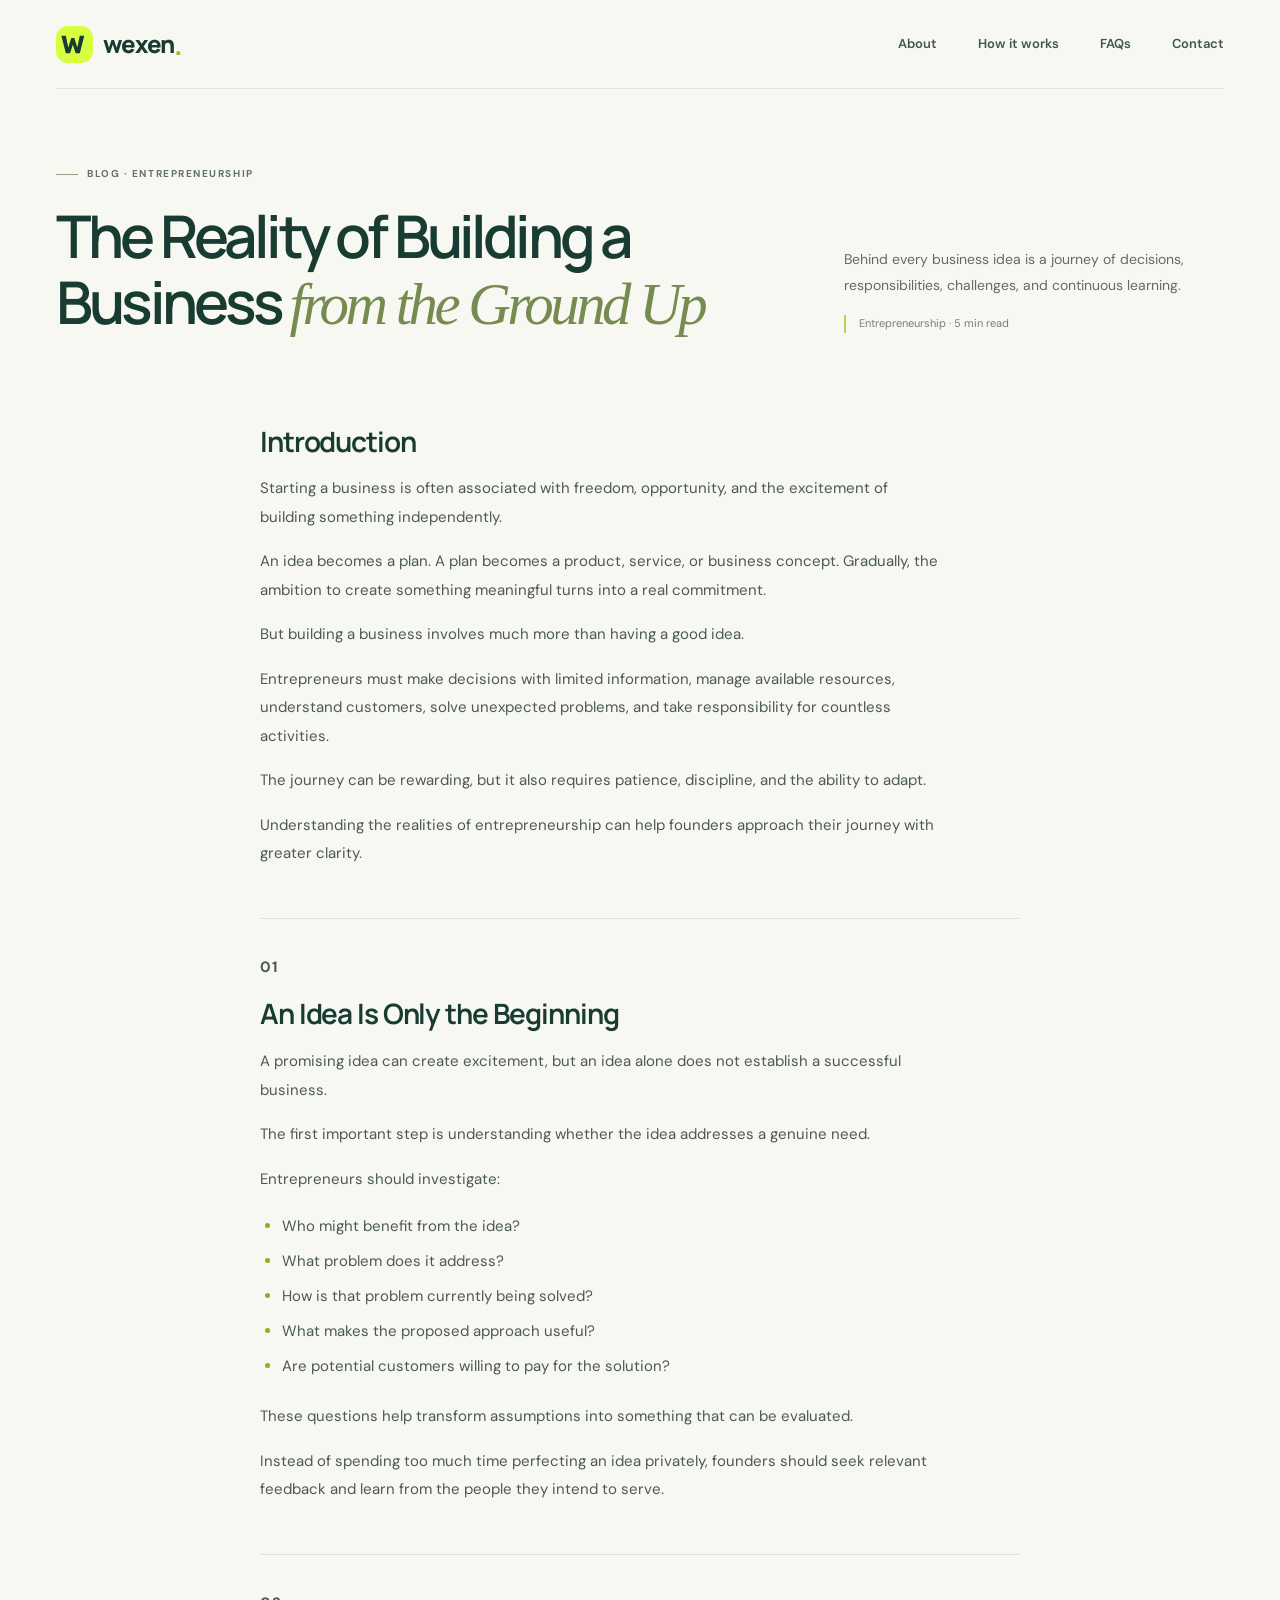
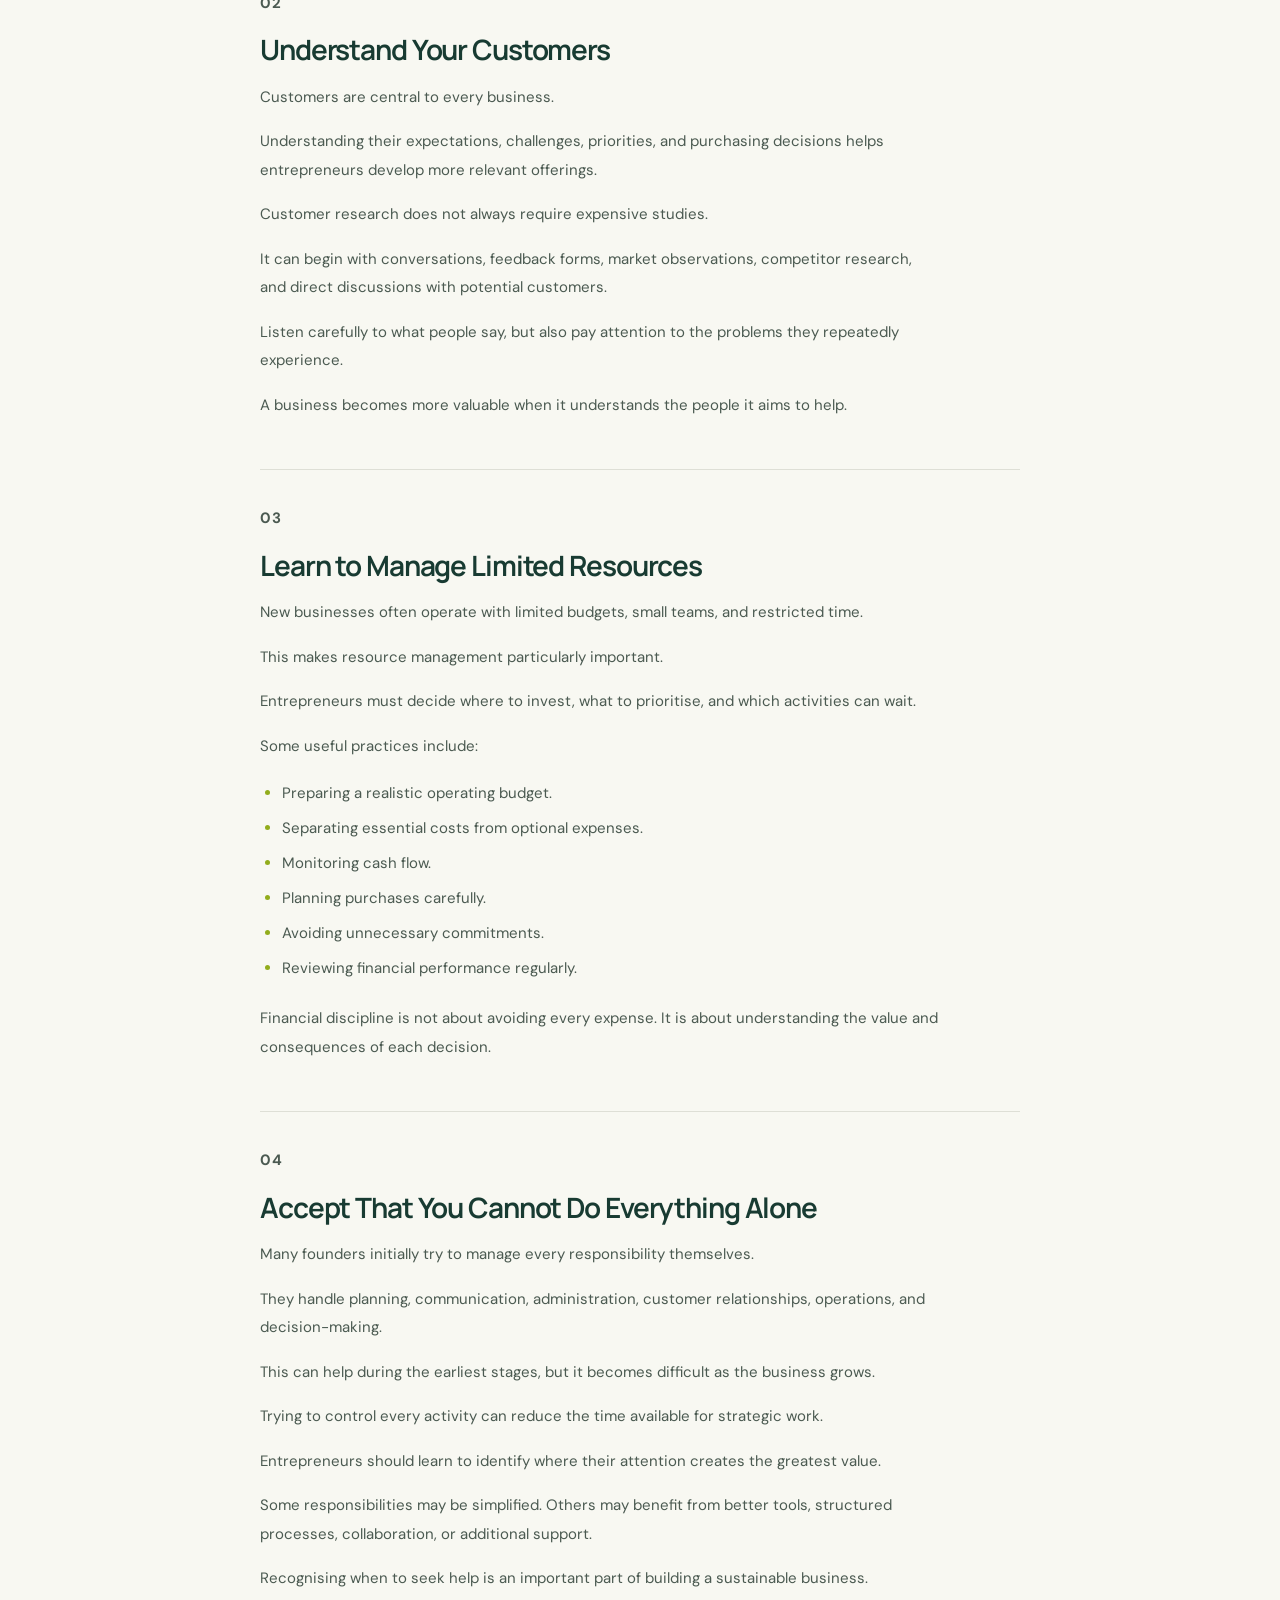
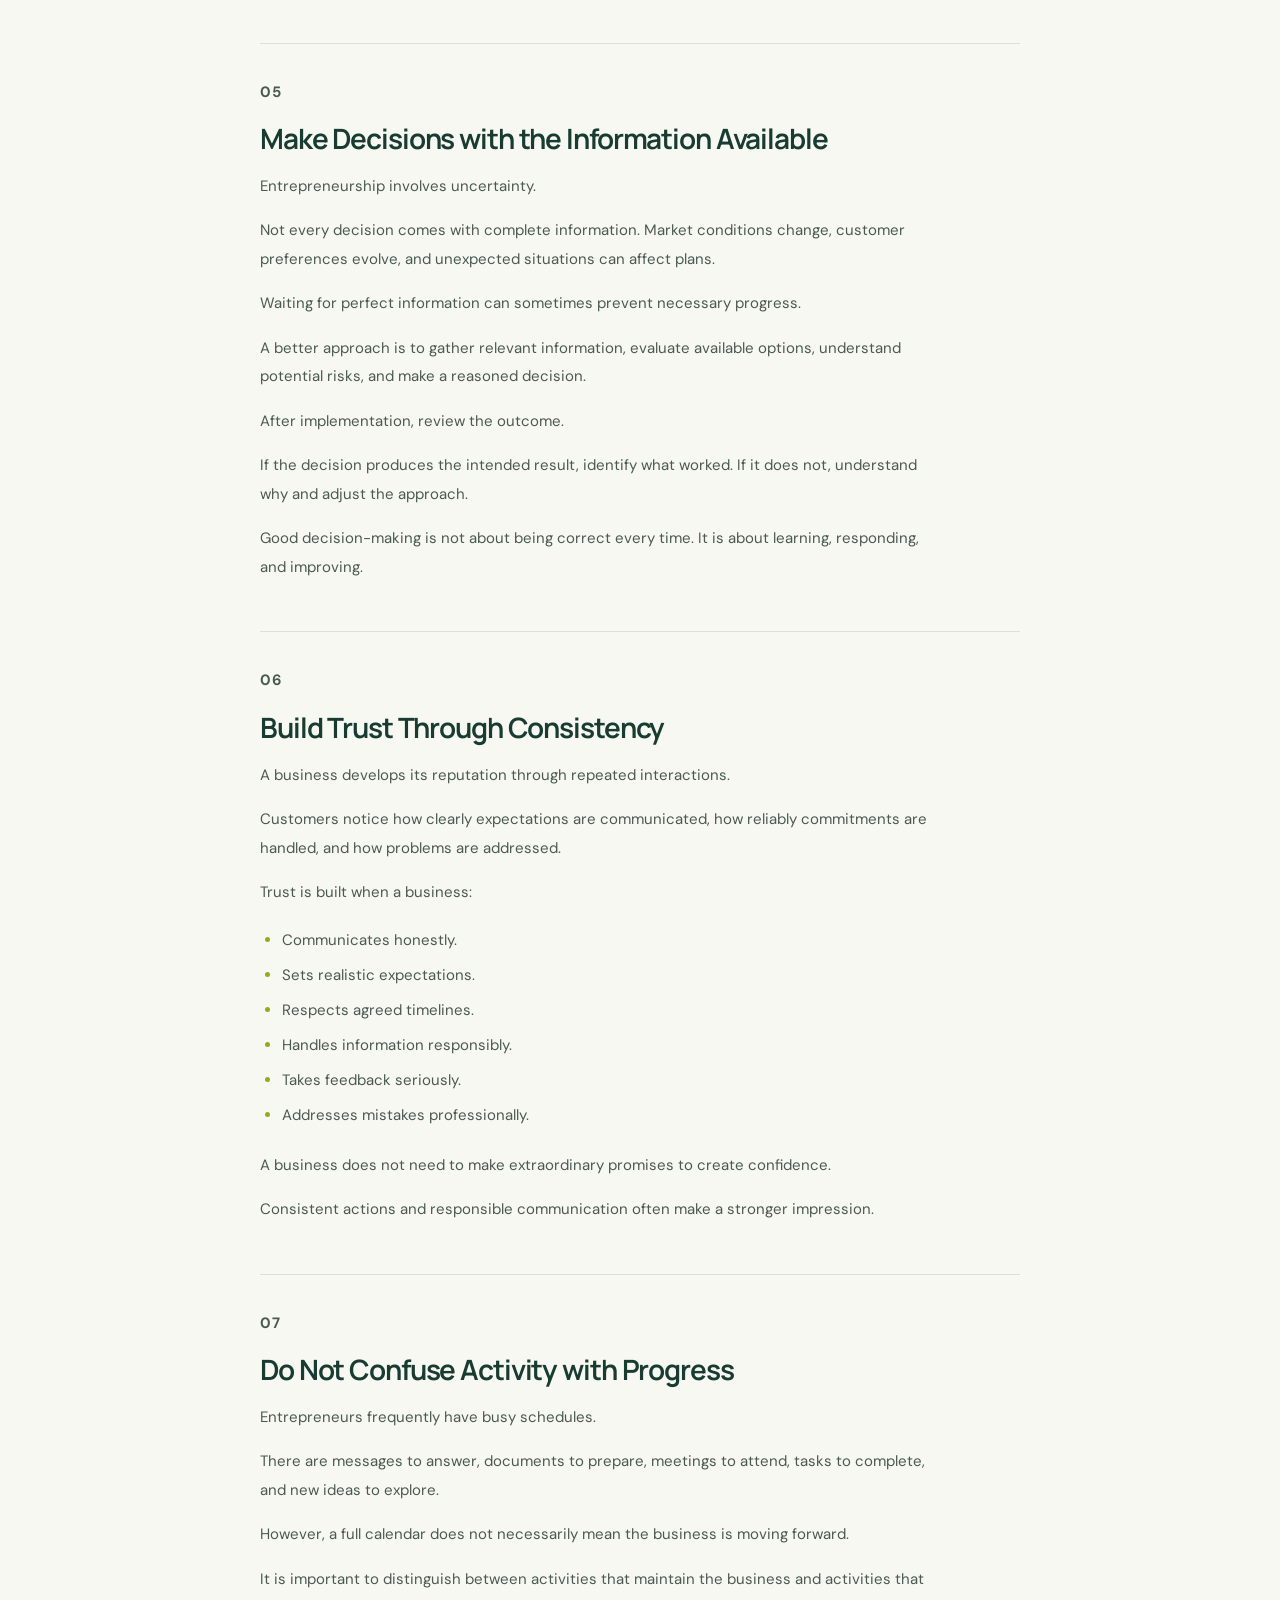
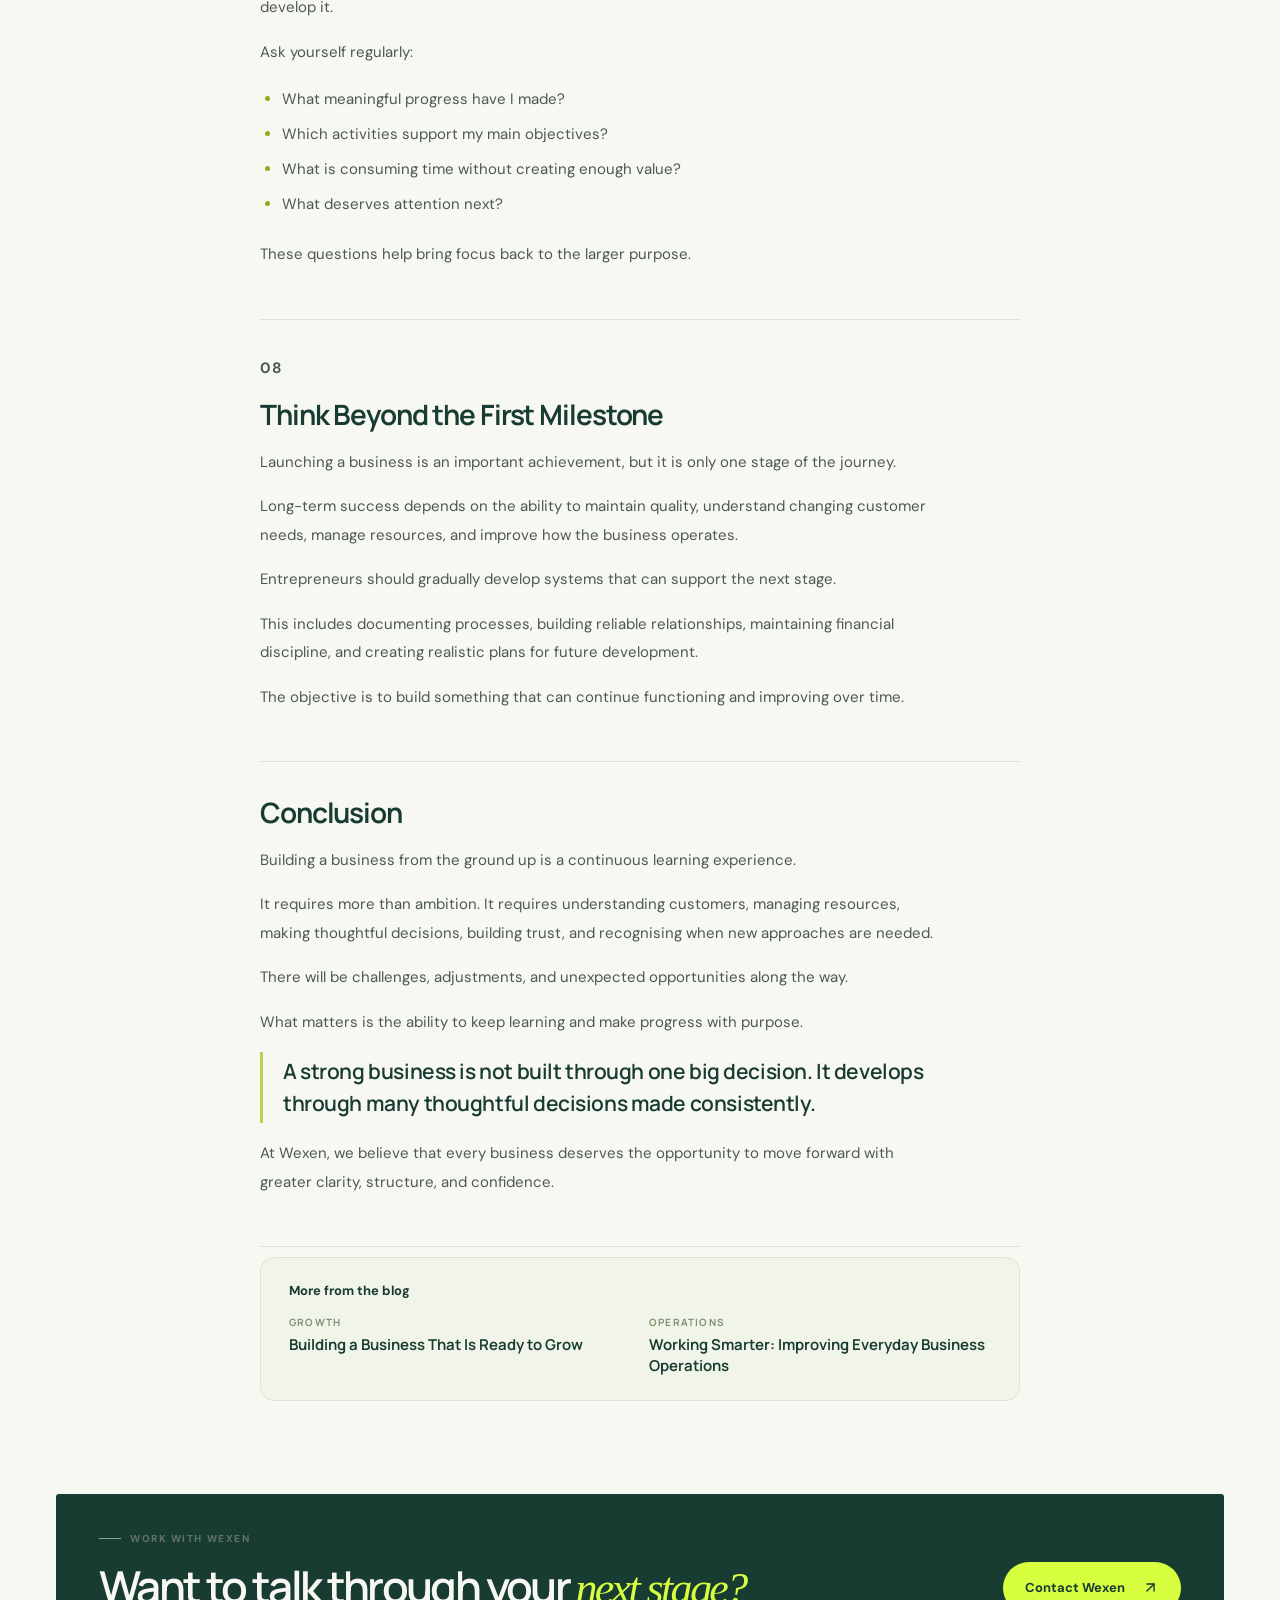
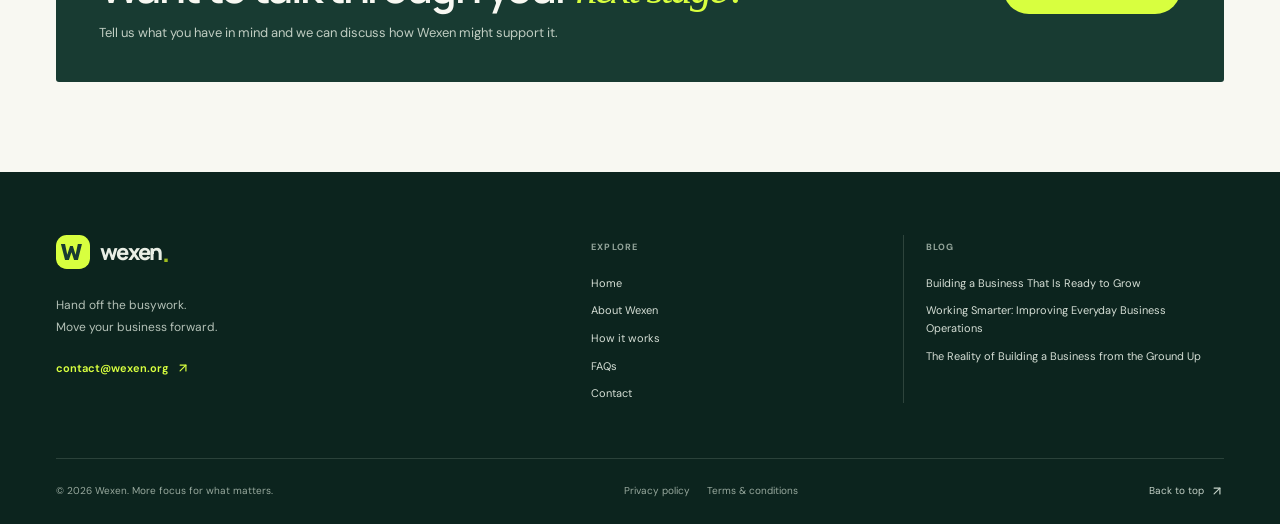
<file: blog-entrepreneurship.html>
<!doctype html>
<html lang="en">
  <head>
    <meta charset="UTF-8" />
    <meta name="viewport" content="width=device-width, initial-scale=1.0" />
    <meta name="theme-color" content="#f8f8f2" />
    <title>The Reality of Building a Business from the Ground Up | Wexen Blog</title>
    <meta
      name="description"
      content="Behind every business idea is a journey of decisions, responsibilities, challenges, and continuous learning."
    />
    <meta name="keywords" content="Wexen blog, entrepreneurship, business growth, business operations" />
    <meta property="og:type" content="article" />
    <meta property="og:site_name" content="Wexen" />
    <meta property="og:title" content="The Reality of Building a Business from the Ground Up | Wexen Blog" />
    <meta
      property="og:description"
      content="Behind every business idea is a journey of decisions, responsibilities, challenges, and continuous learning."
    />
    <meta name="twitter:card" content="summary" />
    <meta name="twitter:title" content="The Reality of Building a Business from the Ground Up | Wexen Blog" />
    <meta
      name="twitter:description"
      content="Behind every business idea is a journey of decisions, responsibilities, challenges, and continuous learning."
    />
    <link rel="icon" type="image/svg+xml" href="images/wexen-mark.svg" />
    <link rel="preconnect" href="https://fonts.googleapis.com" />
    <link rel="preconnect" href="https://fonts.gstatic.com" crossorigin />
    <link
      href="https://fonts.googleapis.com/css2?family=DM+Sans:wght@400;500;600;700&family=Manrope:wght@400;500;600;700;800&display=swap"
      rel="stylesheet"
    />
    <link rel="stylesheet" href="css/style.css" />
  </head>
  <body>
    <div class="site-shell">
      <a class="skip-link" href="#main-content">Skip to content</a>
      <header class="site-header wrap">
        <a aria-label="Wexen home" href="index.html" class="brand">
          <span class="brand-mark" aria-hidden="true">
            <svg viewBox="0 0 38 38" fill="none">
              <rect width="38" height="38" rx="12" fill="currentColor"></rect>
              <path
                d="M5.5 10h4.6l2.5 12 3.1-9.8h3.1l3.1 9.8 2.5-12h4.6l-4.5 18h-4.3l-2.9-8.8-2.9 8.8h-4.3l-4.6-18Z"
                fill="#183B32"
              ></path>
            </svg>
          </span>
          <span class="brand-name">wexen</span>
          <span class="brand-period" aria-hidden="true">.</span>
        </a>
        <button
          class="menu-toggle"
          type="button"
          aria-label="Open navigation"
          aria-expanded="false"
          aria-controls="primary-navigation"
        >
          <svg
            class="icon-open"
            xmlns="http://www.w3.org/2000/svg"
            width="22"
            height="22"
            viewBox="0 0 24 24"
            fill="none"
            stroke="currentColor"
            stroke-width="2"
            stroke-linecap="round"
            stroke-linejoin="round"
          >
            <line x1="4" x2="20" y1="12" y2="12"></line>
            <line x1="4" x2="20" y1="6" y2="6"></line>
            <line x1="4" x2="20" y1="18" y2="18"></line></svg
          ><svg
            class="icon-close"
            xmlns="http://www.w3.org/2000/svg"
            width="22"
            height="22"
            viewBox="0 0 24 24"
            fill="none"
            stroke="currentColor"
            stroke-width="2"
            stroke-linecap="round"
            stroke-linejoin="round"
          >
            <path d="M18 6 6 18"></path>
            <path d="m6 6 12 12"></path>
          </svg>
        </button>
        <nav id="primary-navigation" class="primary-nav" aria-label="Main navigation">
          <a href="why-wexen.html">About</a>
          <a href="how-it-works.html">How it works</a>
          <a href="faqs.html">FAQs</a>
          <a href="contact.html">Contact</a>
        </nav>
      </header>
      <main id="main-content">
        <div class="detail-page legal-page blog-post">
          <section class="page-intro wrap">
            <p class="eyebrow">
              <span class="eyebrow-dash"></span>
              BLOG &middot; ENTREPRENEURSHIP
            </p>
            <div class="page-intro-grid">
              <h1>The Reality of Building a Business <span class="serif-italic">from the Ground Up</span></h1>
              <div class="page-intro-aside">
                <p>Behind every business idea is a journey of decisions, responsibilities, challenges, and continuous learning.</p>
                <span class="intro-note">Entrepreneurship &middot; 5 min read</span>
              </div>
            </div>
          </section>
          <section class="detail-section wrap legal-copy" aria-label="The Reality of Building a Business from the Ground Up">
            <article class="legal-section">
              <div>
                <h2>Introduction</h2>
                <p>Starting a business is often associated with freedom, opportunity, and the excitement of building something independently.</p>
                <p>An idea becomes a plan. A plan becomes a product, service, or business concept. Gradually, the ambition to create something meaningful turns into a real commitment.</p>
                <p>But building a business involves much more than having a good idea.</p>
                <p>Entrepreneurs must make decisions with limited information, manage available resources, understand customers, solve unexpected problems, and take responsibility for countless activities.</p>
                <p>The journey can be rewarding, but it also requires patience, discipline, and the ability to adapt.</p>
                <p>Understanding the realities of entrepreneurship can help founders approach their journey with greater clarity.</p>
              </div>
            </article>
            <article class="legal-section">
              <p class="legal-index">01</p>
              <div>
                <h2>An Idea Is Only the Beginning</h2>
                <p>A promising idea can create excitement, but an idea alone does not establish a successful business.</p>
                <p>The first important step is understanding whether the idea addresses a genuine need.</p>
                <p>Entrepreneurs should investigate:</p>
                <ul>
                  <li>Who might benefit from the idea?</li>
                  <li>What problem does it address?</li>
                  <li>How is that problem currently being solved?</li>
                  <li>What makes the proposed approach useful?</li>
                  <li>Are potential customers willing to pay for the solution?</li>
                </ul>
                <p>These questions help transform assumptions into something that can be evaluated.</p>
                <p>Instead of spending too much time perfecting an idea privately, founders should seek relevant feedback and learn from the people they intend to serve.</p>
              </div>
            </article>
            <article class="legal-section">
              <p class="legal-index">02</p>
              <div>
                <h2>Understand Your Customers</h2>
                <p>Customers are central to every business.</p>
                <p>Understanding their expectations, challenges, priorities, and purchasing decisions helps entrepreneurs develop more relevant offerings.</p>
                <p>Customer research does not always require expensive studies.</p>
                <p>It can begin with conversations, feedback forms, market observations, competitor research, and direct discussions with potential customers.</p>
                <p>Listen carefully to what people say, but also pay attention to the problems they repeatedly experience.</p>
                <p>A business becomes more valuable when it understands the people it aims to help.</p>
              </div>
            </article>
            <article class="legal-section">
              <p class="legal-index">03</p>
              <div>
                <h2>Learn to Manage Limited Resources</h2>
                <p>New businesses often operate with limited budgets, small teams, and restricted time.</p>
                <p>This makes resource management particularly important.</p>
                <p>Entrepreneurs must decide where to invest, what to prioritise, and which activities can wait.</p>
                <p>Some useful practices include:</p>
                <ul>
                  <li>Preparing a realistic operating budget.</li>
                  <li>Separating essential costs from optional expenses.</li>
                  <li>Monitoring cash flow.</li>
                  <li>Planning purchases carefully.</li>
                  <li>Avoiding unnecessary commitments.</li>
                  <li>Reviewing financial performance regularly.</li>
                </ul>
                <p>Financial discipline is not about avoiding every expense. It is about understanding the value and consequences of each decision.</p>
              </div>
            </article>
            <article class="legal-section">
              <p class="legal-index">04</p>
              <div>
                <h2>Accept That You Cannot Do Everything Alone</h2>
                <p>Many founders initially try to manage every responsibility themselves.</p>
                <p>They handle planning, communication, administration, customer relationships, operations, and decision-making.</p>
                <p>This can help during the earliest stages, but it becomes difficult as the business grows.</p>
                <p>Trying to control every activity can reduce the time available for strategic work.</p>
                <p>Entrepreneurs should learn to identify where their attention creates the greatest value.</p>
                <p>Some responsibilities may be simplified. Others may benefit from better tools, structured processes, collaboration, or additional support.</p>
                <p>Recognising when to seek help is an important part of building a sustainable business.</p>
              </div>
            </article>
            <article class="legal-section">
              <p class="legal-index">05</p>
              <div>
                <h2>Make Decisions with the Information Available</h2>
                <p>Entrepreneurship involves uncertainty.</p>
                <p>Not every decision comes with complete information. Market conditions change, customer preferences evolve, and unexpected situations can affect plans.</p>
                <p>Waiting for perfect information can sometimes prevent necessary progress.</p>
                <p>A better approach is to gather relevant information, evaluate available options, understand potential risks, and make a reasoned decision.</p>
                <p>After implementation, review the outcome.</p>
                <p>If the decision produces the intended result, identify what worked. If it does not, understand why and adjust the approach.</p>
                <p>Good decision-making is not about being correct every time. It is about learning, responding, and improving.</p>
              </div>
            </article>
            <article class="legal-section">
              <p class="legal-index">06</p>
              <div>
                <h2>Build Trust Through Consistency</h2>
                <p>A business develops its reputation through repeated interactions.</p>
                <p>Customers notice how clearly expectations are communicated, how reliably commitments are handled, and how problems are addressed.</p>
                <p>Trust is built when a business:</p>
                <ul>
                  <li>Communicates honestly.</li>
                  <li>Sets realistic expectations.</li>
                  <li>Respects agreed timelines.</li>
                  <li>Handles information responsibly.</li>
                  <li>Takes feedback seriously.</li>
                  <li>Addresses mistakes professionally.</li>
                </ul>
                <p>A business does not need to make extraordinary promises to create confidence.</p>
                <p>Consistent actions and responsible communication often make a stronger impression.</p>
              </div>
            </article>
            <article class="legal-section">
              <p class="legal-index">07</p>
              <div>
                <h2>Do Not Confuse Activity with Progress</h2>
                <p>Entrepreneurs frequently have busy schedules.</p>
                <p>There are messages to answer, documents to prepare, meetings to attend, tasks to complete, and new ideas to explore.</p>
                <p>However, a full calendar does not necessarily mean the business is moving forward.</p>
                <p>It is important to distinguish between activities that maintain the business and activities that develop it.</p>
                <p>Ask yourself regularly:</p>
                <ul>
                  <li>What meaningful progress have I made?</li>
                  <li>Which activities support my main objectives?</li>
                  <li>What is consuming time without creating enough value?</li>
                  <li>What deserves attention next?</li>
                </ul>
                <p>These questions help bring focus back to the larger purpose.</p>
              </div>
            </article>
            <article class="legal-section">
              <p class="legal-index">08</p>
              <div>
                <h2>Think Beyond the First Milestone</h2>
                <p>Launching a business is an important achievement, but it is only one stage of the journey.</p>
                <p>Long-term success depends on the ability to maintain quality, understand changing customer needs, manage resources, and improve how the business operates.</p>
                <p>Entrepreneurs should gradually develop systems that can support the next stage.</p>
                <p>This includes documenting processes, building reliable relationships, maintaining financial discipline, and creating realistic plans for future development.</p>
                <p>The objective is to build something that can continue functioning and improving over time.</p>
              </div>
            </article>
            <article class="legal-section">
              <div>
                <h2>Conclusion</h2>
                <p>Building a business from the ground up is a continuous learning experience.</p>
                <p>It requires more than ambition. It requires understanding customers, managing resources, making thoughtful decisions, building trust, and recognising when new approaches are needed.</p>
                <p>There will be challenges, adjustments, and unexpected opportunities along the way.</p>
                <p>What matters is the ability to keep learning and make progress with purpose.</p>
                <p class="blog-pullquote">A strong business is not built through one big decision. It develops through many thoughtful decisions made consistently.</p>
                <p>At Wexen, we believe that every business deserves the opportunity to move forward with greater clarity, structure, and confidence.</p>
              </div>
            </article>
            <aside class="blog-more" aria-label="More from the blog">
              <p class="legal-toc-title">More from the blog</p>
              <ul>
                <li><a href="blog-growth.html"><small>GROWTH</small>Building a Business That Is Ready to Grow</a></li>
                <li><a href="blog-operations.html"><small>OPERATIONS</small>Working Smarter: Improving Everyday Business Operations</a></li>
              </ul>
            </aside>
          </section>
          <section class="detail-cta wrap">
            <div>
              <p class="eyebrow">
                <span class="eyebrow-dash"></span>
                WORK WITH WEXEN
              </p>
              <h2>
                Want to talk through your
                <span class="serif-italic">next stage?</span>
              </h2>
              <p class="detail-cta-copy">Tell us what you have in mind and we can discuss how Wexen might support it.</p>
            </div>
            <a href="contact.html" class="button button-lime">
              Contact Wexen
              <svg
                xmlns="http://www.w3.org/2000/svg"
                width="17"
                height="17"
                viewBox="0 0 24 24"
                fill="none"
                stroke="currentColor"
                stroke-width="2"
                stroke-linecap="round"
                stroke-linejoin="round"
              >
                <path d="M7 7h10v10"></path>
                <path d="M7 17 17 7"></path>
              </svg>
            </a>
          </section>
        </div>
      </main>
      <footer class="site-footer">
        <div class="wrap footer-main">
          <div class="footer-brand-column">
            <a aria-label="Wexen home" href="index.html" class="brand footer-brand">
              <span class="brand-mark" aria-hidden="true">
                <svg viewBox="0 0 38 38" fill="none">
                  <rect width="38" height="38" rx="12" fill="currentColor"></rect>
                  <path
                    d="M5.5 10h4.6l2.5 12 3.1-9.8h3.1l3.1 9.8 2.5-12h4.6l-4.5 18h-4.3l-2.9-8.8-2.9 8.8h-4.3l-4.6-18Z"
                    fill="#183B32"
                  ></path>
                </svg>
              </span>
              <span class="brand-name">wexen</span>
              <span class="brand-period" aria-hidden="true">.</span>
            </a>
            <p>
              Hand off the busywork.
              <br />
              Move your business forward.
            </p>
            <a class="footer-email" href="mailto:contact@wexen.org">
              contact@wexen.org
              <svg
                xmlns="http://www.w3.org/2000/svg"
                width="14"
                height="14"
                viewBox="0 0 24 24"
                fill="none"
                stroke="currentColor"
                stroke-width="2"
                stroke-linecap="round"
                stroke-linejoin="round"
              >
                <path d="M7 7h10v10"></path>
                <path d="M7 17 17 7"></path>
              </svg>
            </a>
          </div>
          <div class="footer-links-column">
            <h3>EXPLORE</h3>
            <a href="index.html">Home</a>
            <a href="why-wexen.html">About Wexen</a>
            <a href="how-it-works.html">How it works</a>
            <a href="faqs.html">FAQs</a>
            <a href="contact.html">Contact</a>
          </div>
          <div class="footer-links-column footer-blog-column">
            <h3>BLOG</h3>
            <a href="blog-growth.html">Building a Business That Is Ready to Grow</a>
            <a href="blog-operations.html">Working Smarter: Improving Everyday Business Operations</a>
            <a href="blog-entrepreneurship.html">The Reality of Building a Business from the Ground Up</a>
          </div>
        </div>
        <div class="wrap footer-bottom">
          <span>
            ©
            <span data-year>2026</span>
            Wexen. More focus for what matters.
          </span>
          <div class="legal-details">
            <a href="privacy.html">Privacy policy</a>
            <a href="terms.html">Terms &amp; conditions</a>
          </div>
          <a class="back-top" href="#main-content">
            Back to top
            <svg
              xmlns="http://www.w3.org/2000/svg"
              width="14"
              height="14"
              viewBox="0 0 24 24"
              fill="none"
              stroke="currentColor"
              stroke-width="2"
              stroke-linecap="round"
              stroke-linejoin="round"
            >
              <path d="M7 7h10v10"></path>
              <path d="M7 17 17 7"></path>
            </svg>
          </a>
        </div>
      </footer>
    </div>
    <script src="js/main.js"></script>
  </body>
</html>
</file>
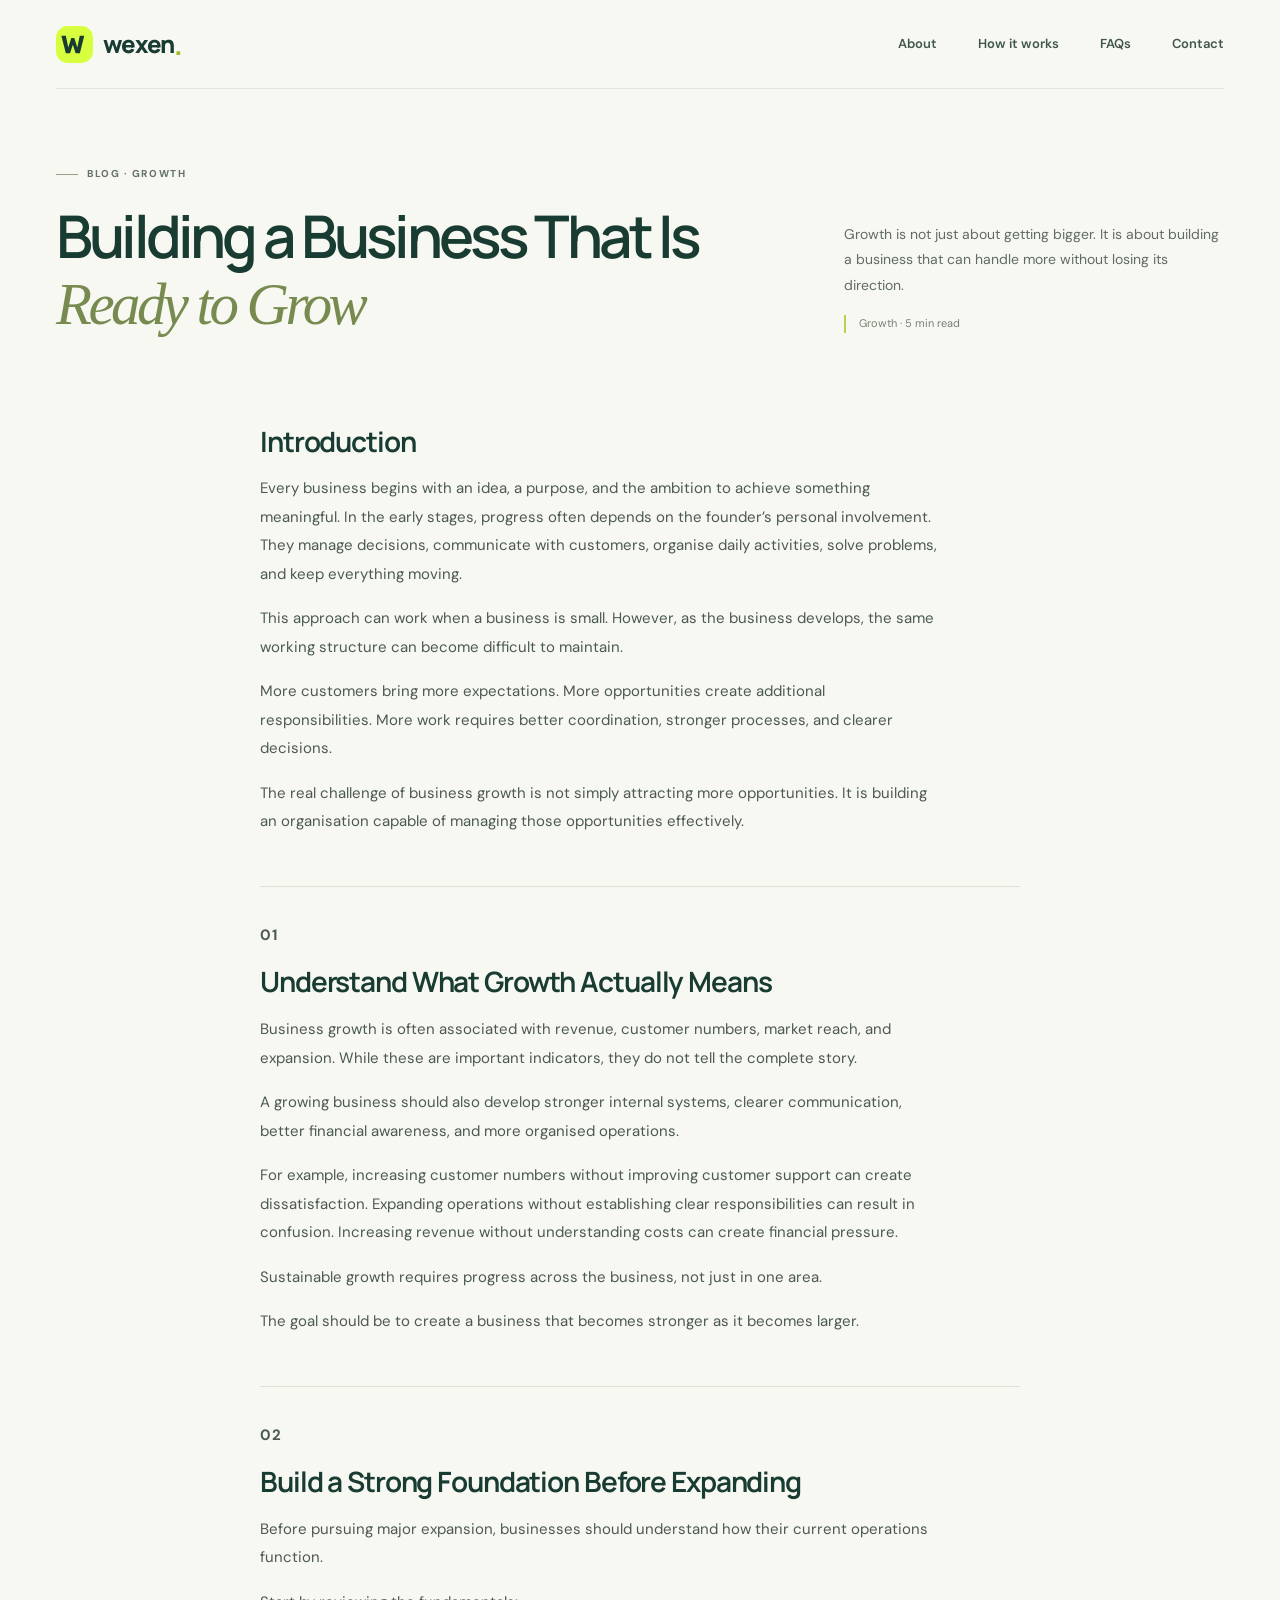
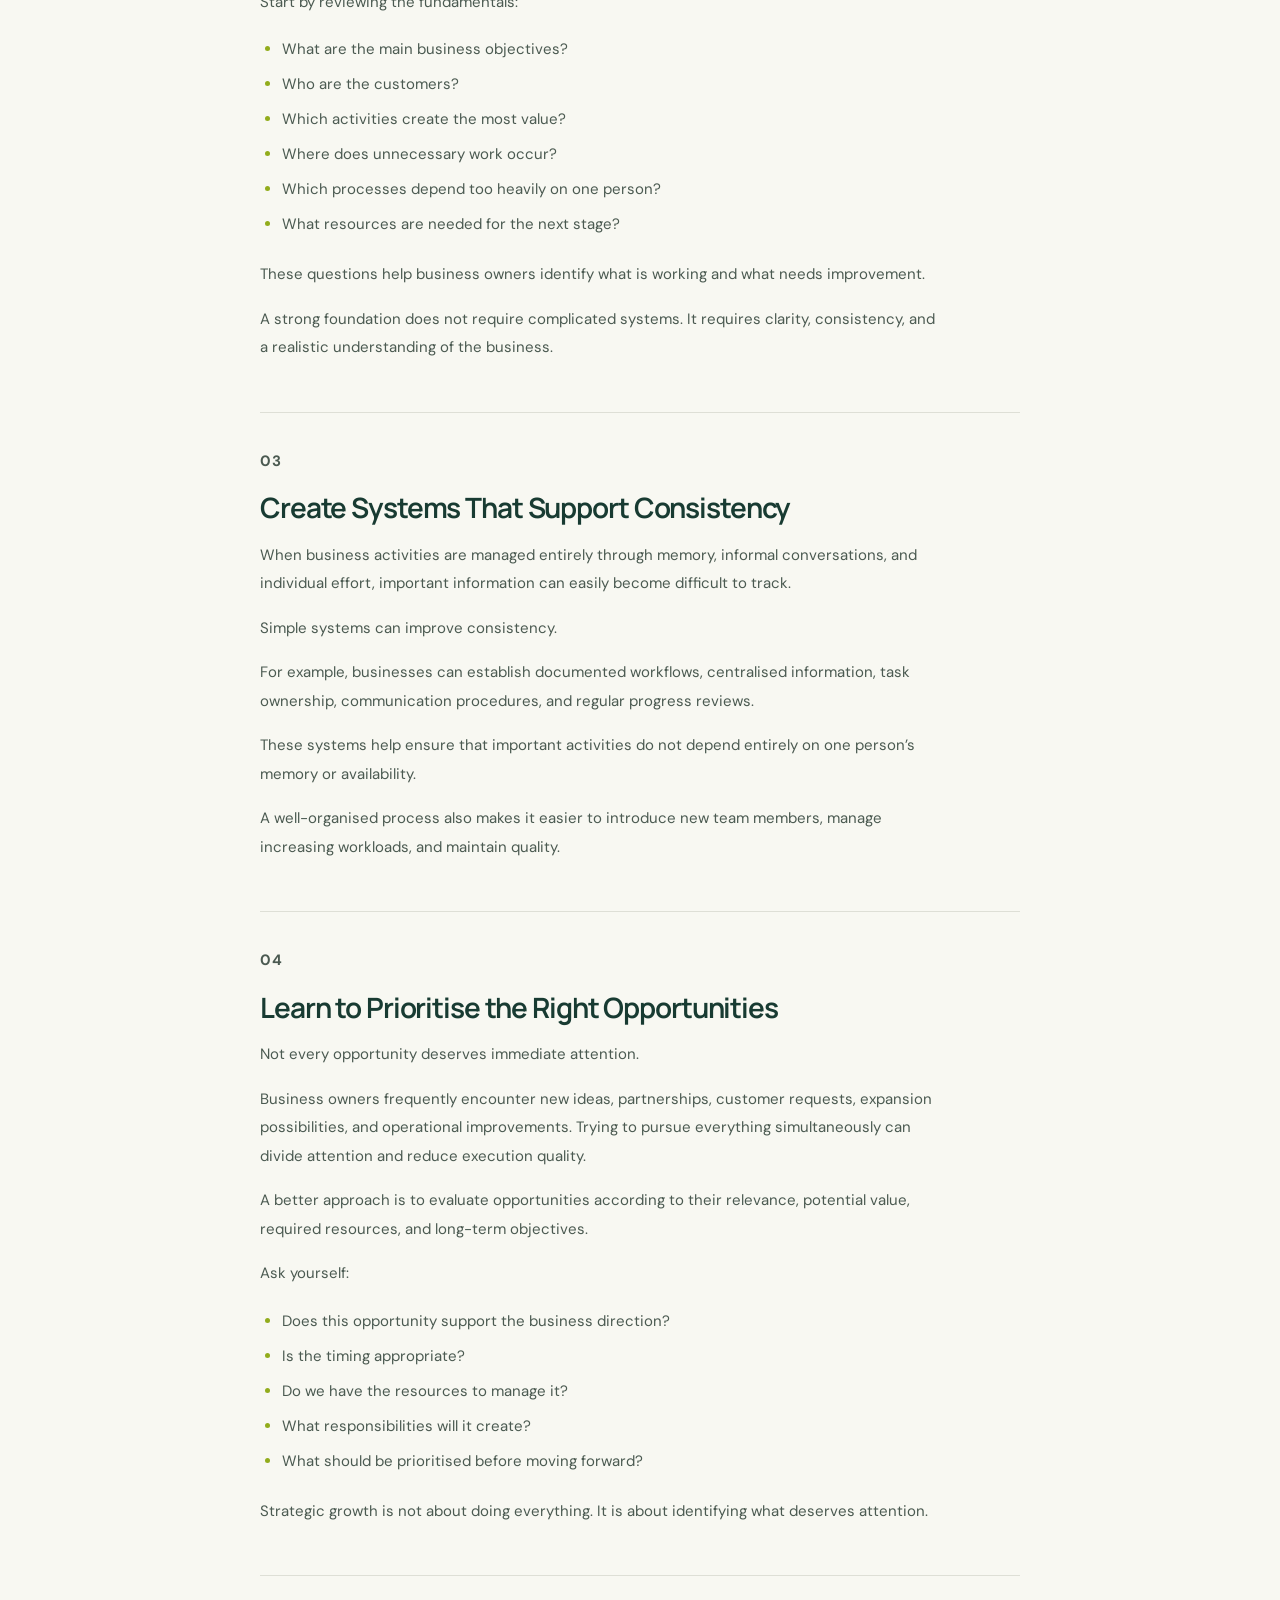
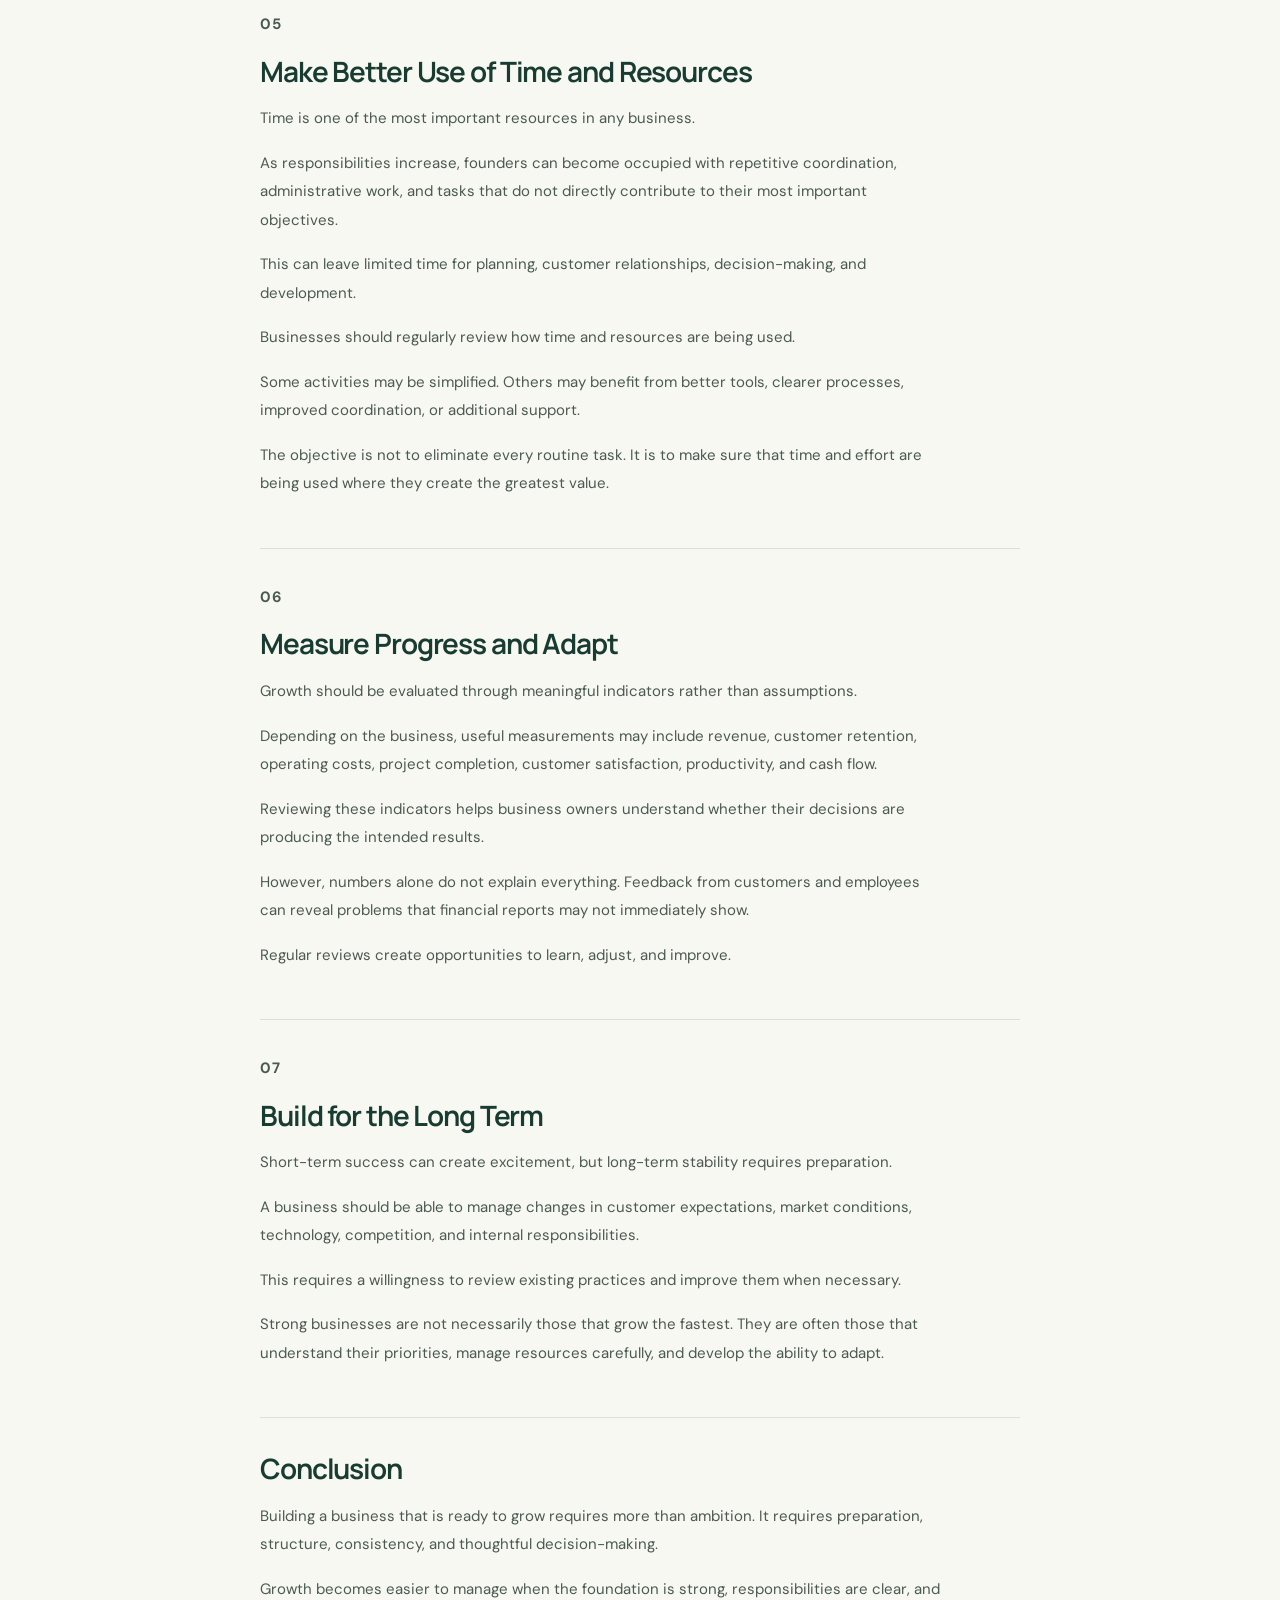
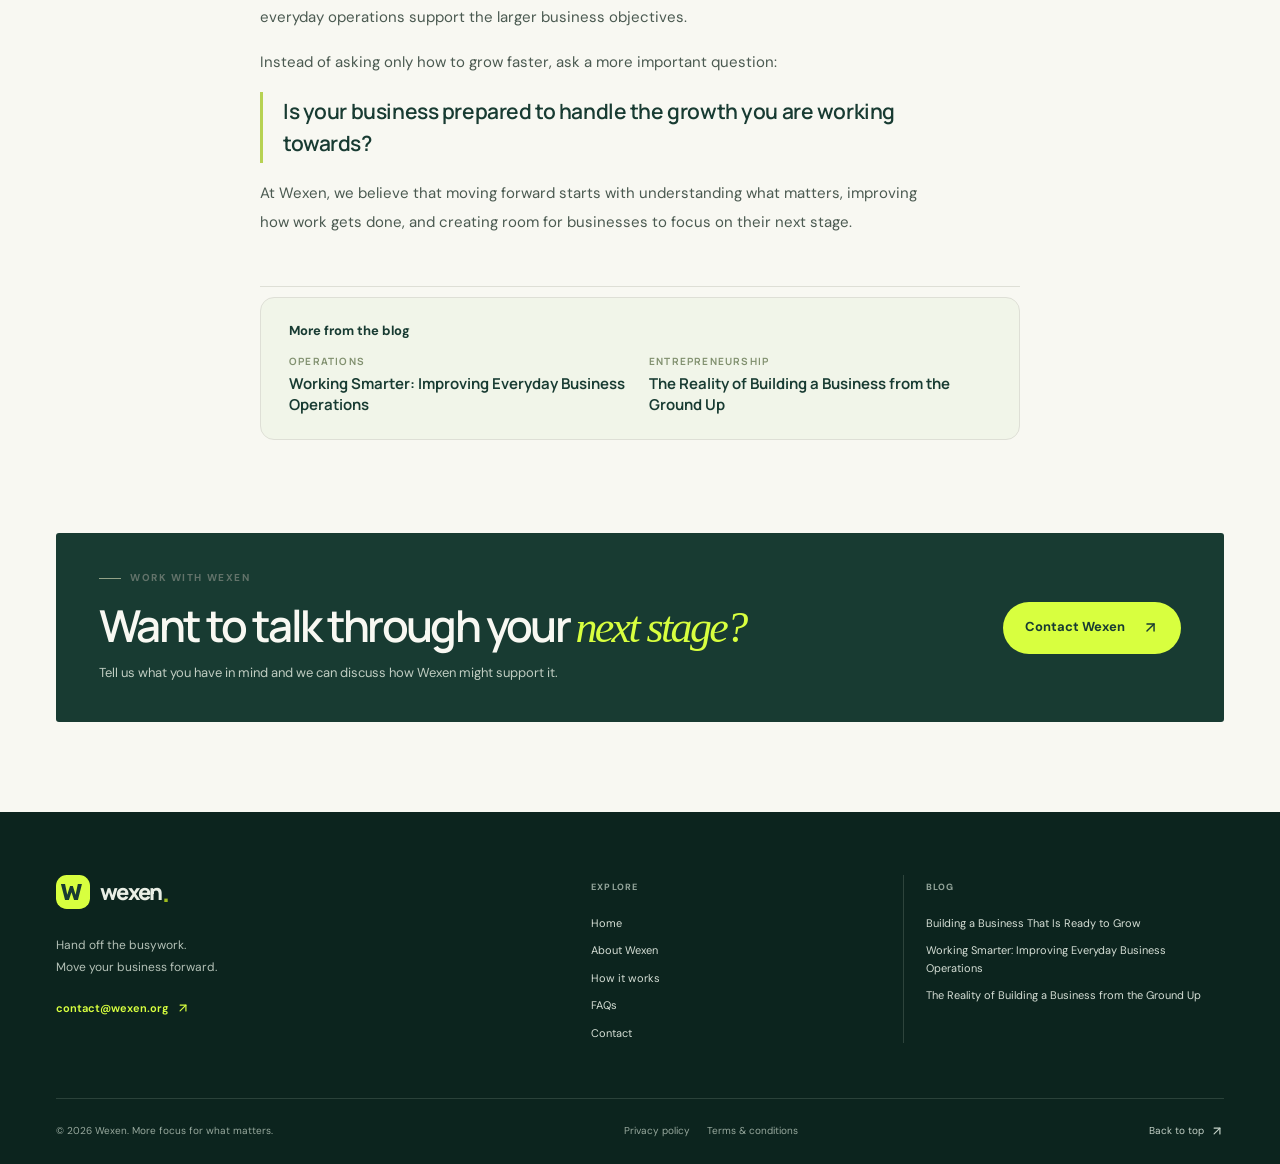
<file: blog-growth.html>
<!doctype html>
<html lang="en">
  <head>
    <meta charset="UTF-8" />
    <meta name="viewport" content="width=device-width, initial-scale=1.0" />
    <meta name="theme-color" content="#f8f8f2" />
    <title>Growth | Wexen Blog</title>
    <meta
      name="description"
      content="Growth is not just about getting bigger. It is about building a business that can handle more without losing its direction."
    />
    <meta name="keywords" content="Wexen blog, growth, business growth, business operations" />
    <meta property="og:type" content="article" />
    <meta property="og:site_name" content="Wexen" />
    <meta property="og:title" content="Building a Business That Is Ready to Grow | Wexen Blog" />
    <meta
      property="og:description"
      content="Growth is not just about getting bigger. It is about building a business that can handle more without losing its direction."
    />
    <meta name="twitter:card" content="summary" />
    <meta name="twitter:title" content="Building a Business That Is Ready to Grow | Wexen Blog" />
    <meta
      name="twitter:description"
      content="Growth is not just about getting bigger. It is about building a business that can handle more without losing its direction."
    />
    <link rel="icon" type="image/svg+xml" href="images/wexen-mark.svg" />
    <link rel="preconnect" href="https://fonts.googleapis.com" />
    <link rel="preconnect" href="https://fonts.gstatic.com" crossorigin />
    <link
      href="https://fonts.googleapis.com/css2?family=DM+Sans:wght@400;500;600;700&family=Manrope:wght@400;500;600;700;800&display=swap"
      rel="stylesheet"
    />
    <link rel="stylesheet" href="css/style.css" />
  </head>
  <body>
    <div class="site-shell">
      <a class="skip-link" href="#main-content">Skip to content</a>
      <header class="site-header wrap">
        <a aria-label="Wexen home" href="index.html" class="brand">
          <span class="brand-mark" aria-hidden="true">
            <svg viewBox="0 0 38 38" fill="none">
              <rect width="38" height="38" rx="12" fill="currentColor"></rect>
              <path
                d="M5.5 10h4.6l2.5 12 3.1-9.8h3.1l3.1 9.8 2.5-12h4.6l-4.5 18h-4.3l-2.9-8.8-2.9 8.8h-4.3l-4.6-18Z"
                fill="#183B32"
              ></path>
            </svg>
          </span>
          <span class="brand-name">wexen</span>
          <span class="brand-period" aria-hidden="true">.</span>
        </a>
        <button
          class="menu-toggle"
          type="button"
          aria-label="Open navigation"
          aria-expanded="false"
          aria-controls="primary-navigation"
        >
          <svg
            class="icon-open"
            xmlns="http://www.w3.org/2000/svg"
            width="22"
            height="22"
            viewBox="0 0 24 24"
            fill="none"
            stroke="currentColor"
            stroke-width="2"
            stroke-linecap="round"
            stroke-linejoin="round"
          >
            <line x1="4" x2="20" y1="12" y2="12"></line>
            <line x1="4" x2="20" y1="6" y2="6"></line>
            <line x1="4" x2="20" y1="18" y2="18"></line></svg
          ><svg
            class="icon-close"
            xmlns="http://www.w3.org/2000/svg"
            width="22"
            height="22"
            viewBox="0 0 24 24"
            fill="none"
            stroke="currentColor"
            stroke-width="2"
            stroke-linecap="round"
            stroke-linejoin="round"
          >
            <path d="M18 6 6 18"></path>
            <path d="m6 6 12 12"></path>
          </svg>
        </button>
        <nav id="primary-navigation" class="primary-nav" aria-label="Main navigation">
          <a href="why-wexen.html">About</a>
          <a href="how-it-works.html">How it works</a>
          <a href="faqs.html">FAQs</a>
          <a href="contact.html">Contact</a>
        </nav>
      </header>
      <main id="main-content">
        <div class="detail-page legal-page blog-post">
          <section class="page-intro wrap">
            <p class="eyebrow">
              <span class="eyebrow-dash"></span>
              BLOG &middot; GROWTH
            </p>
            <div class="page-intro-grid">
              <h1>Building a Business That Is <span class="serif-italic">Ready to Grow</span></h1>
              <div class="page-intro-aside">
                <p>Growth is not just about getting bigger. It is about building a business that can handle more without losing its direction.</p>
                <span class="intro-note">Growth &middot; 5 min read</span>
              </div>
            </div>
          </section>
          <section class="detail-section wrap legal-copy" aria-label="Building a Business That Is Ready to Grow">
            <article class="legal-section">
              <div>
                <h2>Introduction</h2>
                <p>Every business begins with an idea, a purpose, and the ambition to achieve something meaningful. In the early stages, progress often depends on the founder’s personal involvement. They manage decisions, communicate with customers, organise daily activities, solve problems, and keep everything moving.</p>
                <p>This approach can work when a business is small. However, as the business develops, the same working structure can become difficult to maintain.</p>
                <p>More customers bring more expectations. More opportunities create additional responsibilities. More work requires better coordination, stronger processes, and clearer decisions.</p>
                <p>The real challenge of business growth is not simply attracting more opportunities. It is building an organisation capable of managing those opportunities effectively.</p>
              </div>
            </article>
            <article class="legal-section">
              <p class="legal-index">01</p>
              <div>
                <h2>Understand What Growth Actually Means</h2>
                <p>Business growth is often associated with revenue, customer numbers, market reach, and expansion. While these are important indicators, they do not tell the complete story.</p>
                <p>A growing business should also develop stronger internal systems, clearer communication, better financial awareness, and more organised operations.</p>
                <p>For example, increasing customer numbers without improving customer support can create dissatisfaction. Expanding operations without establishing clear responsibilities can result in confusion. Increasing revenue without understanding costs can create financial pressure.</p>
                <p>Sustainable growth requires progress across the business, not just in one area.</p>
                <p>The goal should be to create a business that becomes stronger as it becomes larger.</p>
              </div>
            </article>
            <article class="legal-section">
              <p class="legal-index">02</p>
              <div>
                <h2>Build a Strong Foundation Before Expanding</h2>
                <p>Before pursuing major expansion, businesses should understand how their current operations function.</p>
                <p>Start by reviewing the fundamentals:</p>
                <ul>
                  <li>What are the main business objectives?</li>
                  <li>Who are the customers?</li>
                  <li>Which activities create the most value?</li>
                  <li>Where does unnecessary work occur?</li>
                  <li>Which processes depend too heavily on one person?</li>
                  <li>What resources are needed for the next stage?</li>
                </ul>
                <p>These questions help business owners identify what is working and what needs improvement.</p>
                <p>A strong foundation does not require complicated systems. It requires clarity, consistency, and a realistic understanding of the business.</p>
              </div>
            </article>
            <article class="legal-section">
              <p class="legal-index">03</p>
              <div>
                <h2>Create Systems That Support Consistency</h2>
                <p>When business activities are managed entirely through memory, informal conversations, and individual effort, important information can easily become difficult to track.</p>
                <p>Simple systems can improve consistency.</p>
                <p>For example, businesses can establish documented workflows, centralised information, task ownership, communication procedures, and regular progress reviews.</p>
                <p>These systems help ensure that important activities do not depend entirely on one person’s memory or availability.</p>
                <p>A well-organised process also makes it easier to introduce new team members, manage increasing workloads, and maintain quality.</p>
              </div>
            </article>
            <article class="legal-section">
              <p class="legal-index">04</p>
              <div>
                <h2>Learn to Prioritise the Right Opportunities</h2>
                <p>Not every opportunity deserves immediate attention.</p>
                <p>Business owners frequently encounter new ideas, partnerships, customer requests, expansion possibilities, and operational improvements. Trying to pursue everything simultaneously can divide attention and reduce execution quality.</p>
                <p>A better approach is to evaluate opportunities according to their relevance, potential value, required resources, and long-term objectives.</p>
                <p>Ask yourself:</p>
                <ul>
                  <li>Does this opportunity support the business direction?</li>
                  <li>Is the timing appropriate?</li>
                  <li>Do we have the resources to manage it?</li>
                  <li>What responsibilities will it create?</li>
                  <li>What should be prioritised before moving forward?</li>
                </ul>
                <p>Strategic growth is not about doing everything. It is about identifying what deserves attention.</p>
              </div>
            </article>
            <article class="legal-section">
              <p class="legal-index">05</p>
              <div>
                <h2>Make Better Use of Time and Resources</h2>
                <p>Time is one of the most important resources in any business.</p>
                <p>As responsibilities increase, founders can become occupied with repetitive coordination, administrative work, and tasks that do not directly contribute to their most important objectives.</p>
                <p>This can leave limited time for planning, customer relationships, decision-making, and development.</p>
                <p>Businesses should regularly review how time and resources are being used.</p>
                <p>Some activities may be simplified. Others may benefit from better tools, clearer processes, improved coordination, or additional support.</p>
                <p>The objective is not to eliminate every routine task. It is to make sure that time and effort are being used where they create the greatest value.</p>
              </div>
            </article>
            <article class="legal-section">
              <p class="legal-index">06</p>
              <div>
                <h2>Measure Progress and Adapt</h2>
                <p>Growth should be evaluated through meaningful indicators rather than assumptions.</p>
                <p>Depending on the business, useful measurements may include revenue, customer retention, operating costs, project completion, customer satisfaction, productivity, and cash flow.</p>
                <p>Reviewing these indicators helps business owners understand whether their decisions are producing the intended results.</p>
                <p>However, numbers alone do not explain everything. Feedback from customers and employees can reveal problems that financial reports may not immediately show.</p>
                <p>Regular reviews create opportunities to learn, adjust, and improve.</p>
              </div>
            </article>
            <article class="legal-section">
              <p class="legal-index">07</p>
              <div>
                <h2>Build for the Long Term</h2>
                <p>Short-term success can create excitement, but long-term stability requires preparation.</p>
                <p>A business should be able to manage changes in customer expectations, market conditions, technology, competition, and internal responsibilities.</p>
                <p>This requires a willingness to review existing practices and improve them when necessary.</p>
                <p>Strong businesses are not necessarily those that grow the fastest. They are often those that understand their priorities, manage resources carefully, and develop the ability to adapt.</p>
              </div>
            </article>
            <article class="legal-section">
              <div>
                <h2>Conclusion</h2>
                <p>Building a business that is ready to grow requires more than ambition. It requires preparation, structure, consistency, and thoughtful decision-making.</p>
                <p>Growth becomes easier to manage when the foundation is strong, responsibilities are clear, and everyday operations support the larger business objectives.</p>
                <p>Instead of asking only how to grow faster, ask a more important question:</p>
                <p class="blog-pullquote">Is your business prepared to handle the growth you are working towards?</p>
                <p>At Wexen, we believe that moving forward starts with understanding what matters, improving how work gets done, and creating room for businesses to focus on their next stage.</p>
              </div>
            </article>
            <aside class="blog-more" aria-label="More from the blog">
              <p class="legal-toc-title">More from the blog</p>
              <ul>
                <li><a href="blog-operations.html"><small>OPERATIONS</small>Working Smarter: Improving Everyday Business Operations</a></li>
                <li><a href="blog-entrepreneurship.html"><small>ENTREPRENEURSHIP</small>The Reality of Building a Business from the Ground Up</a></li>
              </ul>
            </aside>
          </section>
          <section class="detail-cta wrap">
            <div>
              <p class="eyebrow">
                <span class="eyebrow-dash"></span>
                WORK WITH WEXEN
              </p>
              <h2>
                Want to talk through your
                <span class="serif-italic">next stage?</span>
              </h2>
              <p class="detail-cta-copy">Tell us what you have in mind and we can discuss how Wexen might support it.</p>
            </div>
            <a href="contact.html" class="button button-lime">
              Contact Wexen
              <svg
                xmlns="http://www.w3.org/2000/svg"
                width="17"
                height="17"
                viewBox="0 0 24 24"
                fill="none"
                stroke="currentColor"
                stroke-width="2"
                stroke-linecap="round"
                stroke-linejoin="round"
              >
                <path d="M7 7h10v10"></path>
                <path d="M7 17 17 7"></path>
              </svg>
            </a>
          </section>
        </div>
      </main>
      <footer class="site-footer">
        <div class="wrap footer-main">
          <div class="footer-brand-column">
            <a aria-label="Wexen home" href="index.html" class="brand footer-brand">
              <span class="brand-mark" aria-hidden="true">
                <svg viewBox="0 0 38 38" fill="none">
                  <rect width="38" height="38" rx="12" fill="currentColor"></rect>
                  <path
                    d="M5.5 10h4.6l2.5 12 3.1-9.8h3.1l3.1 9.8 2.5-12h4.6l-4.5 18h-4.3l-2.9-8.8-2.9 8.8h-4.3l-4.6-18Z"
                    fill="#183B32"
                  ></path>
                </svg>
              </span>
              <span class="brand-name">wexen</span>
              <span class="brand-period" aria-hidden="true">.</span>
            </a>
            <p>
              Hand off the busywork.
              <br />
              Move your business forward.
            </p>
            <a class="footer-email" href="mailto:contact@wexen.org">
              contact@wexen.org
              <svg
                xmlns="http://www.w3.org/2000/svg"
                width="14"
                height="14"
                viewBox="0 0 24 24"
                fill="none"
                stroke="currentColor"
                stroke-width="2"
                stroke-linecap="round"
                stroke-linejoin="round"
              >
                <path d="M7 7h10v10"></path>
                <path d="M7 17 17 7"></path>
              </svg>
            </a>
          </div>
          <div class="footer-links-column">
            <h3>EXPLORE</h3>
            <a href="index.html">Home</a>
            <a href="why-wexen.html">About Wexen</a>
            <a href="how-it-works.html">How it works</a>
            <a href="faqs.html">FAQs</a>
            <a href="contact.html">Contact</a>
          </div>
          <div class="footer-links-column footer-blog-column">
            <h3>BLOG</h3>
            <a href="blog-growth.html">Building a Business That Is Ready to Grow</a>
            <a href="blog-operations.html">Working Smarter: Improving Everyday Business Operations</a>
            <a href="blog-entrepreneurship.html">The Reality of Building a Business from the Ground Up</a>
          </div>
        </div>
        <div class="wrap footer-bottom">
          <span>
            ©
            <span data-year>2026</span>
            Wexen. More focus for what matters.
          </span>
          <div class="legal-details">
            <a href="privacy.html">Privacy policy</a>
            <a href="terms.html">Terms &amp; conditions</a>
          </div>
          <a class="back-top" href="#main-content">
            Back to top
            <svg
              xmlns="http://www.w3.org/2000/svg"
              width="14"
              height="14"
              viewBox="0 0 24 24"
              fill="none"
              stroke="currentColor"
              stroke-width="2"
              stroke-linecap="round"
              stroke-linejoin="round"
            >
              <path d="M7 7h10v10"></path>
              <path d="M7 17 17 7"></path>
            </svg>
          </a>
        </div>
      </footer>
    </div>
    <script src="js/main.js"></script>
  </body>
</html>
</file>
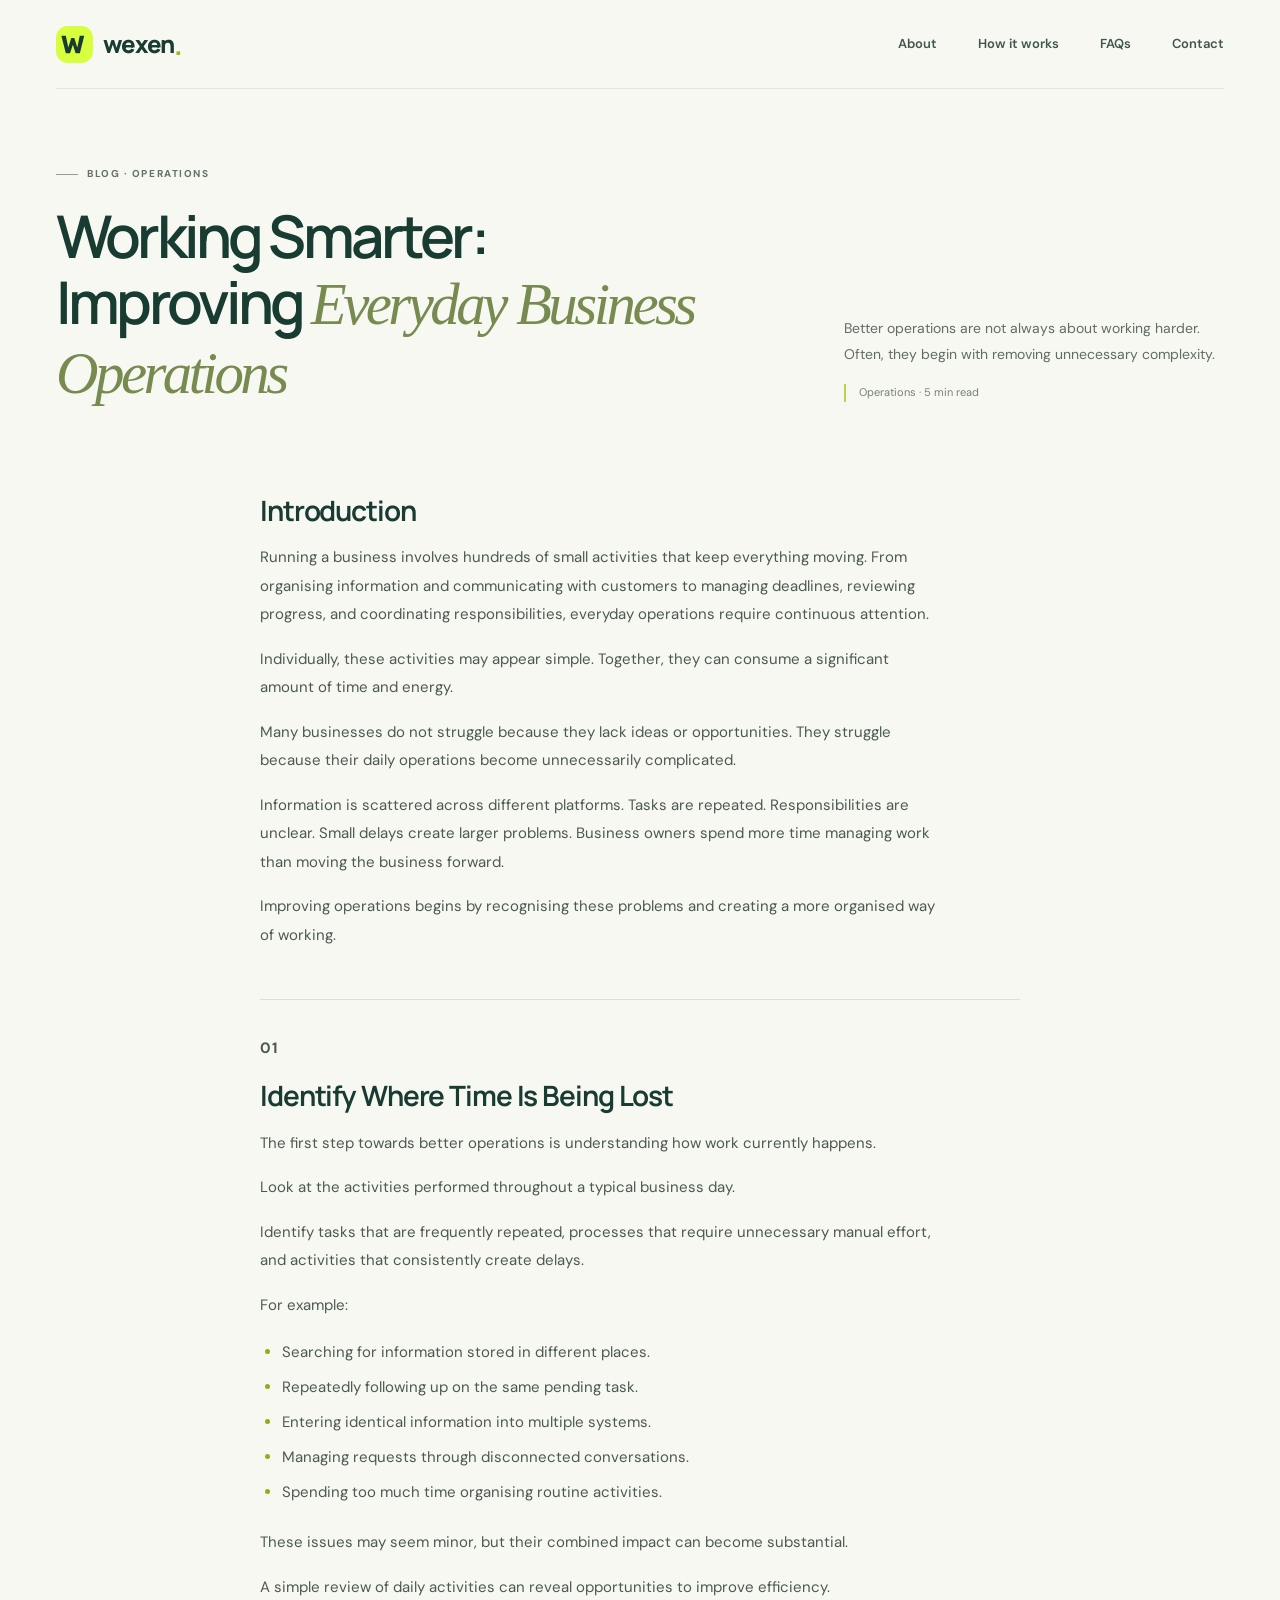
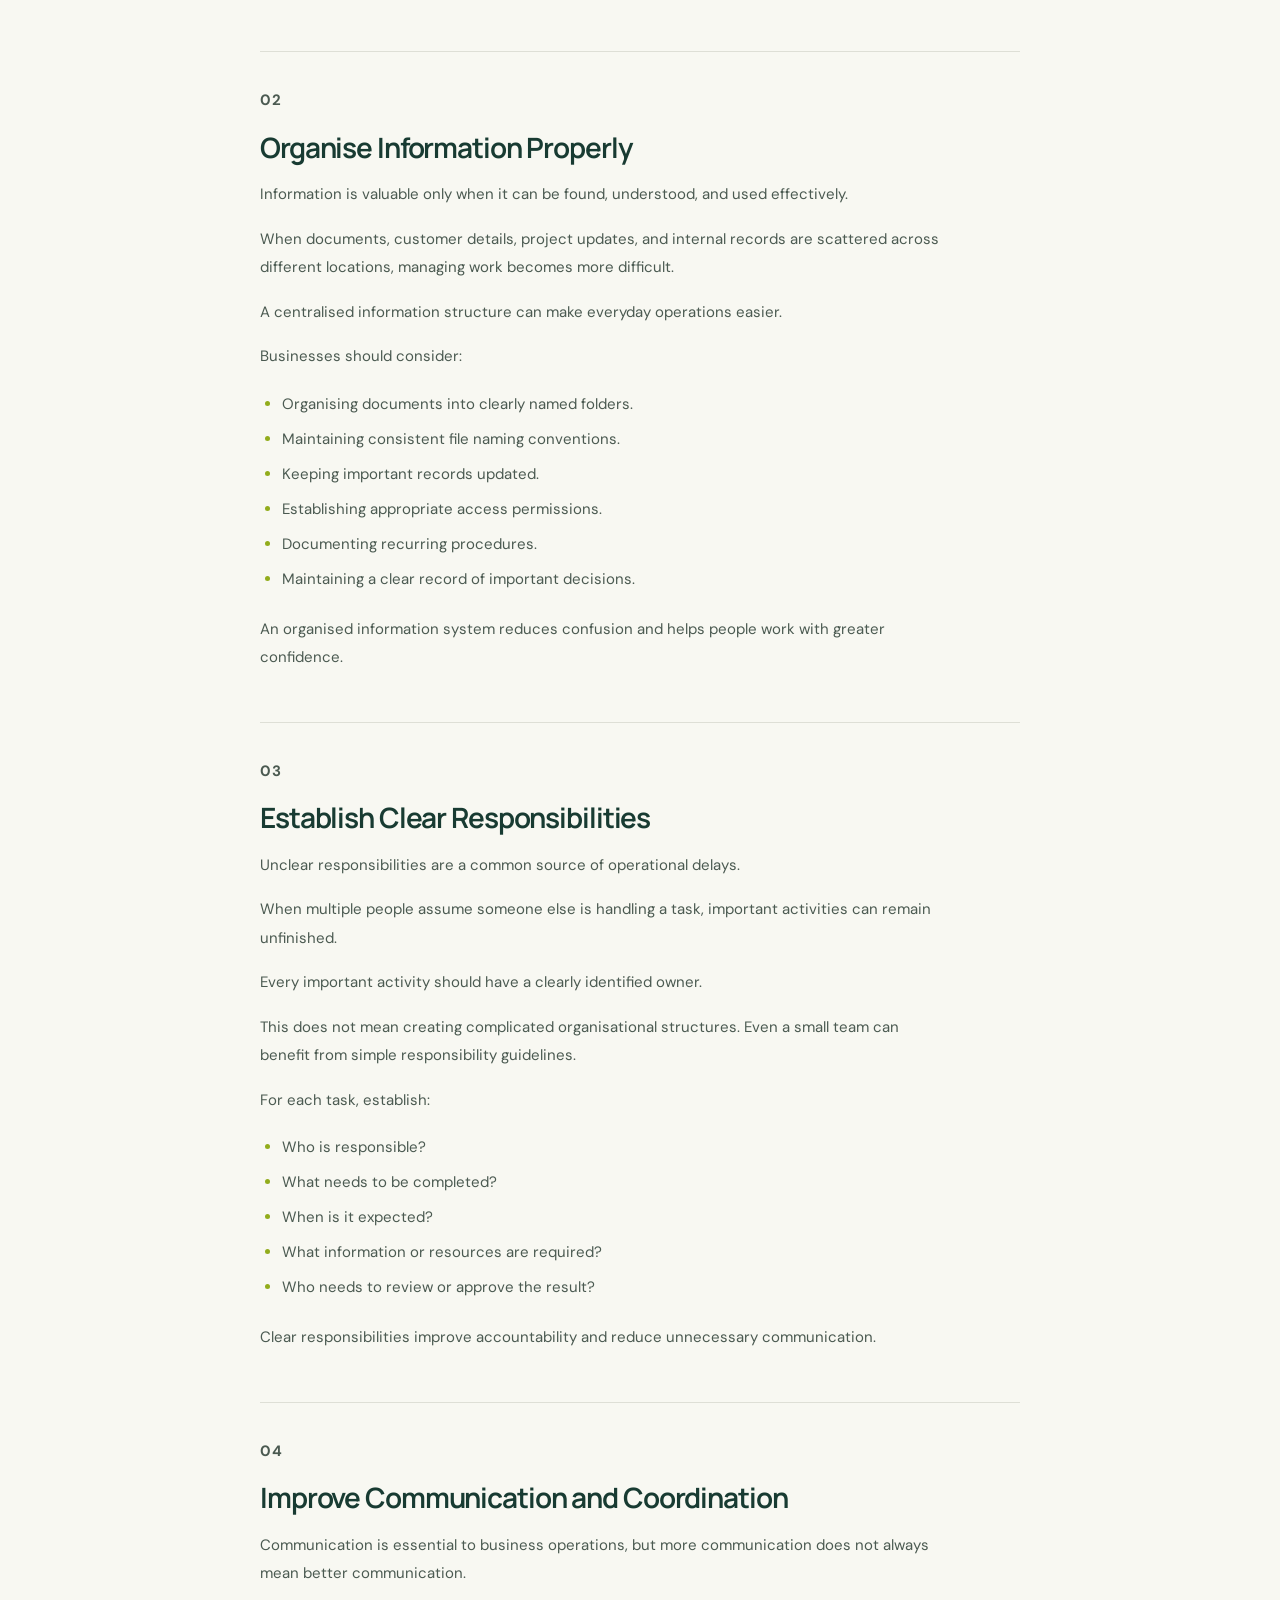
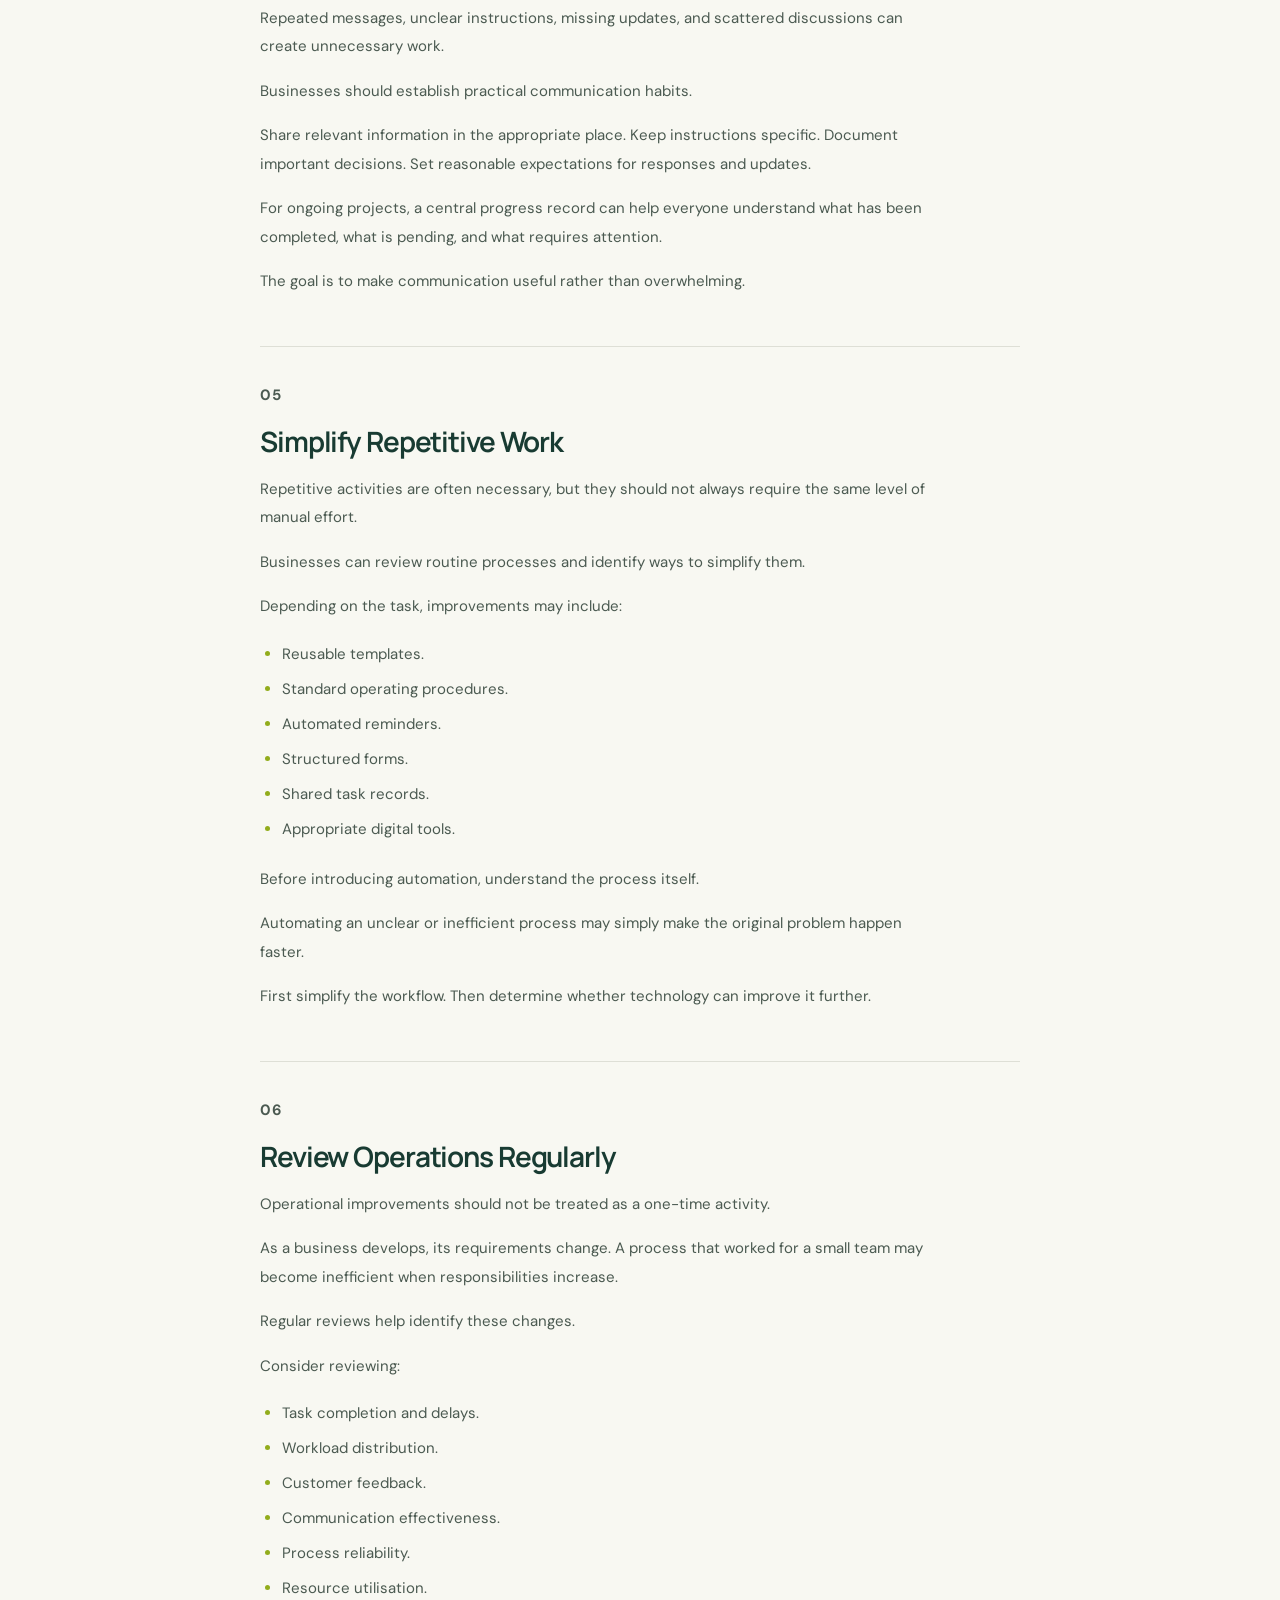
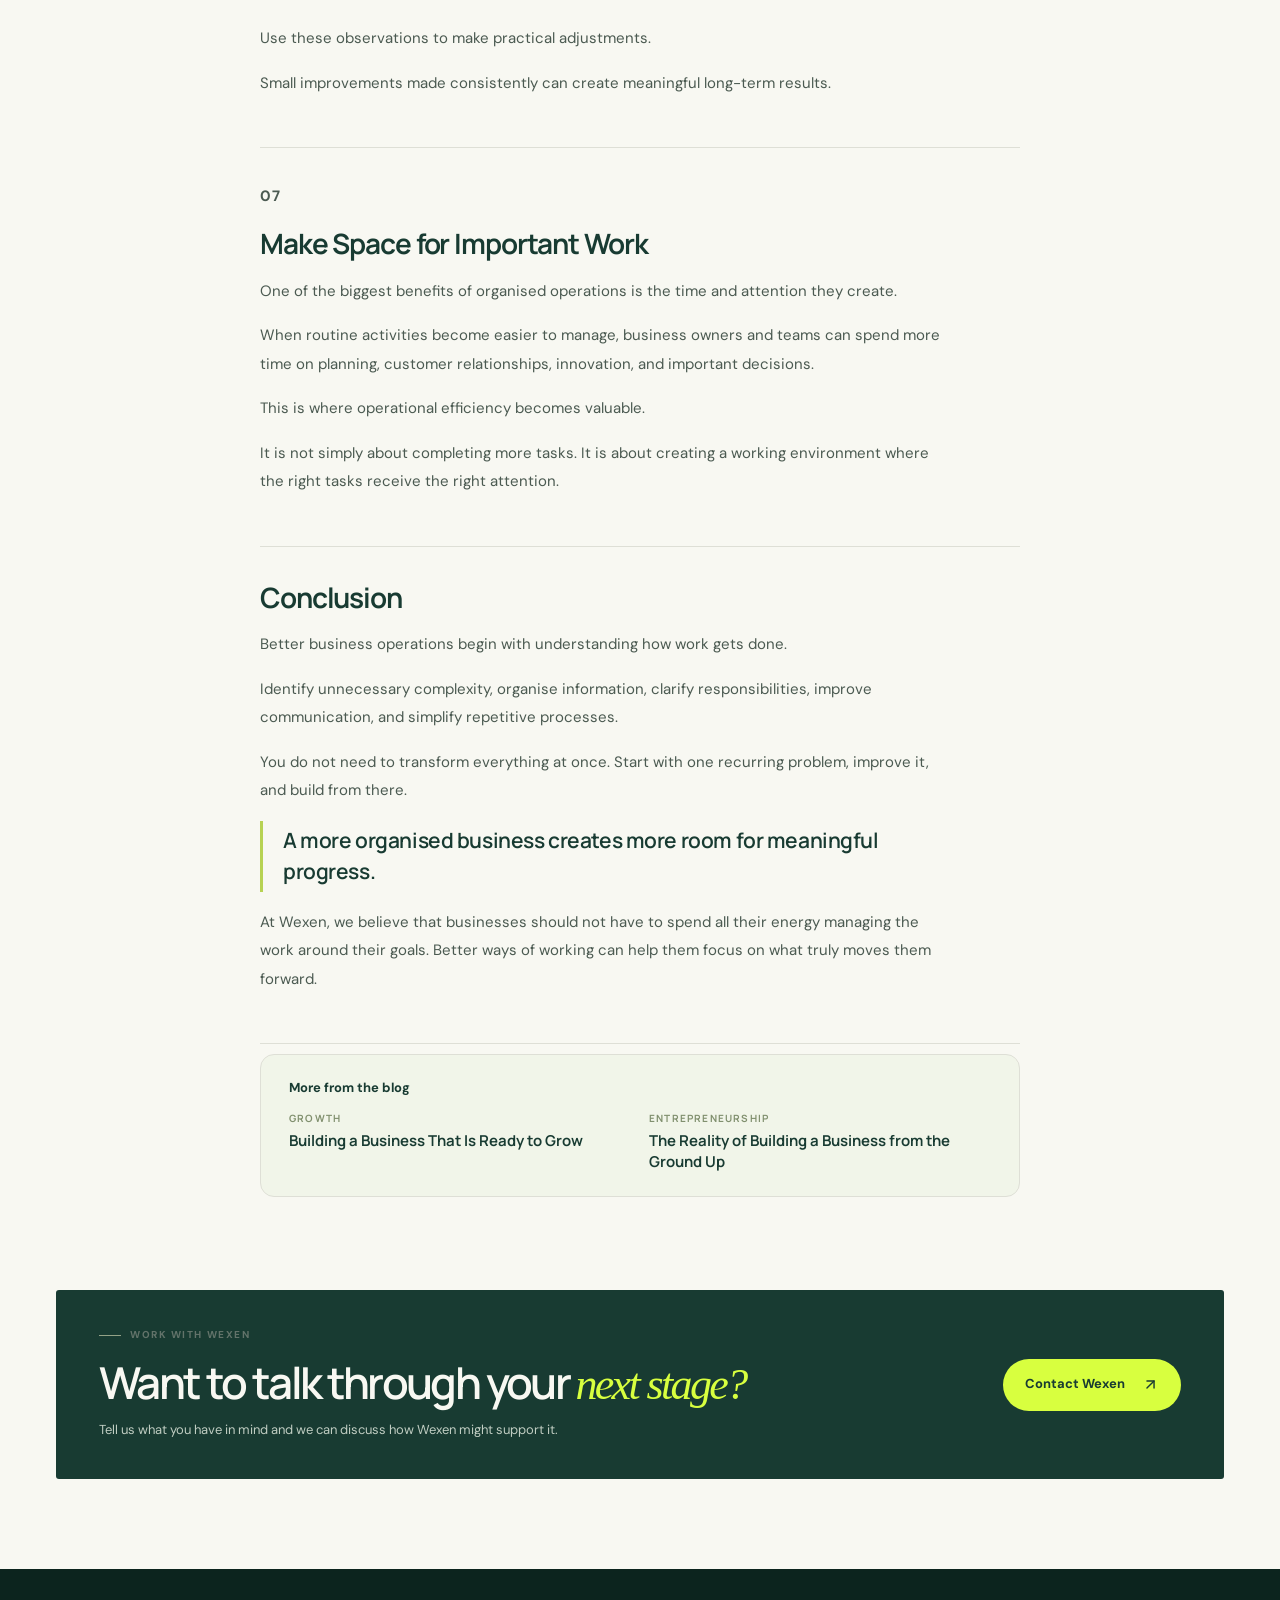
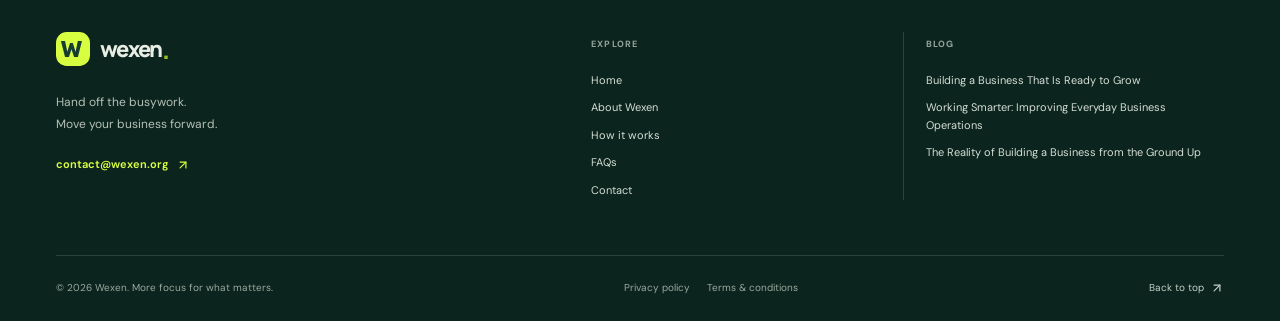
<file: blog-operations.html>
<!doctype html>
<html lang="en">
  <head>
    <meta charset="UTF-8" />
    <meta name="viewport" content="width=device-width, initial-scale=1.0" />
    <meta name="theme-color" content="#f8f8f2" />
    <title>Working Smarter: Improving Everyday Business Operations | Wexen Blog</title>
    <meta
      name="description"
      content="Better operations are not always about working harder. Often, they begin with removing unnecessary complexity."
    />
    <meta name="keywords" content="Wexen blog, operations, business growth, business operations" />
    <meta property="og:type" content="article" />
    <meta property="og:site_name" content="Wexen" />
    <meta property="og:title" content="Working Smarter: Improving Everyday Business Operations | Wexen Blog" />
    <meta
      property="og:description"
      content="Better operations are not always about working harder. Often, they begin with removing unnecessary complexity."
    />
    <meta name="twitter:card" content="summary" />
    <meta name="twitter:title" content="Working Smarter: Improving Everyday Business Operations | Wexen Blog" />
    <meta
      name="twitter:description"
      content="Better operations are not always about working harder. Often, they begin with removing unnecessary complexity."
    />
    <link rel="icon" type="image/svg+xml" href="images/wexen-mark.svg" />
    <link rel="preconnect" href="https://fonts.googleapis.com" />
    <link rel="preconnect" href="https://fonts.gstatic.com" crossorigin />
    <link
      href="https://fonts.googleapis.com/css2?family=DM+Sans:wght@400;500;600;700&family=Manrope:wght@400;500;600;700;800&display=swap"
      rel="stylesheet"
    />
    <link rel="stylesheet" href="css/style.css" />
  </head>
  <body>
    <div class="site-shell">
      <a class="skip-link" href="#main-content">Skip to content</a>
      <header class="site-header wrap">
        <a aria-label="Wexen home" href="index.html" class="brand">
          <span class="brand-mark" aria-hidden="true">
            <svg viewBox="0 0 38 38" fill="none">
              <rect width="38" height="38" rx="12" fill="currentColor"></rect>
              <path
                d="M5.5 10h4.6l2.5 12 3.1-9.8h3.1l3.1 9.8 2.5-12h4.6l-4.5 18h-4.3l-2.9-8.8-2.9 8.8h-4.3l-4.6-18Z"
                fill="#183B32"
              ></path>
            </svg>
          </span>
          <span class="brand-name">wexen</span>
          <span class="brand-period" aria-hidden="true">.</span>
        </a>
        <button
          class="menu-toggle"
          type="button"
          aria-label="Open navigation"
          aria-expanded="false"
          aria-controls="primary-navigation"
        >
          <svg
            class="icon-open"
            xmlns="http://www.w3.org/2000/svg"
            width="22"
            height="22"
            viewBox="0 0 24 24"
            fill="none"
            stroke="currentColor"
            stroke-width="2"
            stroke-linecap="round"
            stroke-linejoin="round"
          >
            <line x1="4" x2="20" y1="12" y2="12"></line>
            <line x1="4" x2="20" y1="6" y2="6"></line>
            <line x1="4" x2="20" y1="18" y2="18"></line></svg
          ><svg
            class="icon-close"
            xmlns="http://www.w3.org/2000/svg"
            width="22"
            height="22"
            viewBox="0 0 24 24"
            fill="none"
            stroke="currentColor"
            stroke-width="2"
            stroke-linecap="round"
            stroke-linejoin="round"
          >
            <path d="M18 6 6 18"></path>
            <path d="m6 6 12 12"></path>
          </svg>
        </button>
        <nav id="primary-navigation" class="primary-nav" aria-label="Main navigation">
          <a href="why-wexen.html">About</a>
          <a href="how-it-works.html">How it works</a>
          <a href="faqs.html">FAQs</a>
          <a href="contact.html">Contact</a>
        </nav>
      </header>
      <main id="main-content">
        <div class="detail-page legal-page blog-post">
          <section class="page-intro wrap">
            <p class="eyebrow">
              <span class="eyebrow-dash"></span>
              BLOG &middot; OPERATIONS
            </p>
            <div class="page-intro-grid">
              <h1>Working Smarter: Improving <span class="serif-italic">Everyday Business Operations</span></h1>
              <div class="page-intro-aside">
                <p>Better operations are not always about working harder. Often, they begin with removing unnecessary complexity.</p>
                <span class="intro-note">Operations &middot; 5 min read</span>
              </div>
            </div>
          </section>
          <section class="detail-section wrap legal-copy" aria-label="Working Smarter: Improving Everyday Business Operations">
            <article class="legal-section">
              <div>
                <h2>Introduction</h2>
                <p>Running a business involves hundreds of small activities that keep everything moving. From organising information and communicating with customers to managing deadlines, reviewing progress, and coordinating responsibilities, everyday operations require continuous attention.</p>
                <p>Individually, these activities may appear simple. Together, they can consume a significant amount of time and energy.</p>
                <p>Many businesses do not struggle because they lack ideas or opportunities. They struggle because their daily operations become unnecessarily complicated.</p>
                <p>Information is scattered across different platforms. Tasks are repeated. Responsibilities are unclear. Small delays create larger problems. Business owners spend more time managing work than moving the business forward.</p>
                <p>Improving operations begins by recognising these problems and creating a more organised way of working.</p>
              </div>
            </article>
            <article class="legal-section">
              <p class="legal-index">01</p>
              <div>
                <h2>Identify Where Time Is Being Lost</h2>
                <p>The first step towards better operations is understanding how work currently happens.</p>
                <p>Look at the activities performed throughout a typical business day.</p>
                <p>Identify tasks that are frequently repeated, processes that require unnecessary manual effort, and activities that consistently create delays.</p>
                <p>For example:</p>
                <ul>
                  <li>Searching for information stored in different places.</li>
                  <li>Repeatedly following up on the same pending task.</li>
                  <li>Entering identical information into multiple systems.</li>
                  <li>Managing requests through disconnected conversations.</li>
                  <li>Spending too much time organising routine activities.</li>
                </ul>
                <p>These issues may seem minor, but their combined impact can become substantial.</p>
                <p>A simple review of daily activities can reveal opportunities to improve efficiency.</p>
              </div>
            </article>
            <article class="legal-section">
              <p class="legal-index">02</p>
              <div>
                <h2>Organise Information Properly</h2>
                <p>Information is valuable only when it can be found, understood, and used effectively.</p>
                <p>When documents, customer details, project updates, and internal records are scattered across different locations, managing work becomes more difficult.</p>
                <p>A centralised information structure can make everyday operations easier.</p>
                <p>Businesses should consider:</p>
                <ul>
                  <li>Organising documents into clearly named folders.</li>
                  <li>Maintaining consistent file naming conventions.</li>
                  <li>Keeping important records updated.</li>
                  <li>Establishing appropriate access permissions.</li>
                  <li>Documenting recurring procedures.</li>
                  <li>Maintaining a clear record of important decisions.</li>
                </ul>
                <p>An organised information system reduces confusion and helps people work with greater confidence.</p>
              </div>
            </article>
            <article class="legal-section">
              <p class="legal-index">03</p>
              <div>
                <h2>Establish Clear Responsibilities</h2>
                <p>Unclear responsibilities are a common source of operational delays.</p>
                <p>When multiple people assume someone else is handling a task, important activities can remain unfinished.</p>
                <p>Every important activity should have a clearly identified owner.</p>
                <p>This does not mean creating complicated organisational structures. Even a small team can benefit from simple responsibility guidelines.</p>
                <p>For each task, establish:</p>
                <ul>
                  <li>Who is responsible?</li>
                  <li>What needs to be completed?</li>
                  <li>When is it expected?</li>
                  <li>What information or resources are required?</li>
                  <li>Who needs to review or approve the result?</li>
                </ul>
                <p>Clear responsibilities improve accountability and reduce unnecessary communication.</p>
              </div>
            </article>
            <article class="legal-section">
              <p class="legal-index">04</p>
              <div>
                <h2>Improve Communication and Coordination</h2>
                <p>Communication is essential to business operations, but more communication does not always mean better communication.</p>
                <p>Repeated messages, unclear instructions, missing updates, and scattered discussions can create unnecessary work.</p>
                <p>Businesses should establish practical communication habits.</p>
                <p>Share relevant information in the appropriate place. Keep instructions specific. Document important decisions. Set reasonable expectations for responses and updates.</p>
                <p>For ongoing projects, a central progress record can help everyone understand what has been completed, what is pending, and what requires attention.</p>
                <p>The goal is to make communication useful rather than overwhelming.</p>
              </div>
            </article>
            <article class="legal-section">
              <p class="legal-index">05</p>
              <div>
                <h2>Simplify Repetitive Work</h2>
                <p>Repetitive activities are often necessary, but they should not always require the same level of manual effort.</p>
                <p>Businesses can review routine processes and identify ways to simplify them.</p>
                <p>Depending on the task, improvements may include:</p>
                <ul>
                  <li>Reusable templates.</li>
                  <li>Standard operating procedures.</li>
                  <li>Automated reminders.</li>
                  <li>Structured forms.</li>
                  <li>Shared task records.</li>
                  <li>Appropriate digital tools.</li>
                </ul>
                <p>Before introducing automation, understand the process itself.</p>
                <p>Automating an unclear or inefficient process may simply make the original problem happen faster.</p>
                <p>First simplify the workflow. Then determine whether technology can improve it further.</p>
              </div>
            </article>
            <article class="legal-section">
              <p class="legal-index">06</p>
              <div>
                <h2>Review Operations Regularly</h2>
                <p>Operational improvements should not be treated as a one-time activity.</p>
                <p>As a business develops, its requirements change. A process that worked for a small team may become inefficient when responsibilities increase.</p>
                <p>Regular reviews help identify these changes.</p>
                <p>Consider reviewing:</p>
                <ul>
                  <li>Task completion and delays.</li>
                  <li>Workload distribution.</li>
                  <li>Customer feedback.</li>
                  <li>Communication effectiveness.</li>
                  <li>Process reliability.</li>
                  <li>Resource utilisation.</li>
                </ul>
                <p>Use these observations to make practical adjustments.</p>
                <p>Small improvements made consistently can create meaningful long-term results.</p>
              </div>
            </article>
            <article class="legal-section">
              <p class="legal-index">07</p>
              <div>
                <h2>Make Space for Important Work</h2>
                <p>One of the biggest benefits of organised operations is the time and attention they create.</p>
                <p>When routine activities become easier to manage, business owners and teams can spend more time on planning, customer relationships, innovation, and important decisions.</p>
                <p>This is where operational efficiency becomes valuable.</p>
                <p>It is not simply about completing more tasks. It is about creating a working environment where the right tasks receive the right attention.</p>
              </div>
            </article>
            <article class="legal-section">
              <div>
                <h2>Conclusion</h2>
                <p>Better business operations begin with understanding how work gets done.</p>
                <p>Identify unnecessary complexity, organise information, clarify responsibilities, improve communication, and simplify repetitive processes.</p>
                <p>You do not need to transform everything at once. Start with one recurring problem, improve it, and build from there.</p>
                <p class="blog-pullquote">A more organised business creates more room for meaningful progress.</p>
                <p>At Wexen, we believe that businesses should not have to spend all their energy managing the work around their goals. Better ways of working can help them focus on what truly moves them forward.</p>
              </div>
            </article>
            <aside class="blog-more" aria-label="More from the blog">
              <p class="legal-toc-title">More from the blog</p>
              <ul>
                <li><a href="blog-growth.html"><small>GROWTH</small>Building a Business That Is Ready to Grow</a></li>
                <li><a href="blog-entrepreneurship.html"><small>ENTREPRENEURSHIP</small>The Reality of Building a Business from the Ground Up</a></li>
              </ul>
            </aside>
          </section>
          <section class="detail-cta wrap">
            <div>
              <p class="eyebrow">
                <span class="eyebrow-dash"></span>
                WORK WITH WEXEN
              </p>
              <h2>
                Want to talk through your
                <span class="serif-italic">next stage?</span>
              </h2>
              <p class="detail-cta-copy">Tell us what you have in mind and we can discuss how Wexen might support it.</p>
            </div>
            <a href="contact.html" class="button button-lime">
              Contact Wexen
              <svg
                xmlns="http://www.w3.org/2000/svg"
                width="17"
                height="17"
                viewBox="0 0 24 24"
                fill="none"
                stroke="currentColor"
                stroke-width="2"
                stroke-linecap="round"
                stroke-linejoin="round"
              >
                <path d="M7 7h10v10"></path>
                <path d="M7 17 17 7"></path>
              </svg>
            </a>
          </section>
        </div>
      </main>
      <footer class="site-footer">
        <div class="wrap footer-main">
          <div class="footer-brand-column">
            <a aria-label="Wexen home" href="index.html" class="brand footer-brand">
              <span class="brand-mark" aria-hidden="true">
                <svg viewBox="0 0 38 38" fill="none">
                  <rect width="38" height="38" rx="12" fill="currentColor"></rect>
                  <path
                    d="M5.5 10h4.6l2.5 12 3.1-9.8h3.1l3.1 9.8 2.5-12h4.6l-4.5 18h-4.3l-2.9-8.8-2.9 8.8h-4.3l-4.6-18Z"
                    fill="#183B32"
                  ></path>
                </svg>
              </span>
              <span class="brand-name">wexen</span>
              <span class="brand-period" aria-hidden="true">.</span>
            </a>
            <p>
              Hand off the busywork.
              <br />
              Move your business forward.
            </p>
            <a class="footer-email" href="mailto:contact@wexen.org">
              contact@wexen.org
              <svg
                xmlns="http://www.w3.org/2000/svg"
                width="14"
                height="14"
                viewBox="0 0 24 24"
                fill="none"
                stroke="currentColor"
                stroke-width="2"
                stroke-linecap="round"
                stroke-linejoin="round"
              >
                <path d="M7 7h10v10"></path>
                <path d="M7 17 17 7"></path>
              </svg>
            </a>
          </div>
          <div class="footer-links-column">
            <h3>EXPLORE</h3>
            <a href="index.html">Home</a>
            <a href="why-wexen.html">About Wexen</a>
            <a href="how-it-works.html">How it works</a>
            <a href="faqs.html">FAQs</a>
            <a href="contact.html">Contact</a>
          </div>
          <div class="footer-links-column footer-blog-column">
            <h3>BLOG</h3>
            <a href="blog-growth.html">Building a Business That Is Ready to Grow</a>
            <a href="blog-operations.html">Working Smarter: Improving Everyday Business Operations</a>
            <a href="blog-entrepreneurship.html">The Reality of Building a Business from the Ground Up</a>
          </div>
        </div>
        <div class="wrap footer-bottom">
          <span>
            ©
            <span data-year>2026</span>
            Wexen. More focus for what matters.
          </span>
          <div class="legal-details">
            <a href="privacy.html">Privacy policy</a>
            <a href="terms.html">Terms &amp; conditions</a>
          </div>
          <a class="back-top" href="#main-content">
            Back to top
            <svg
              xmlns="http://www.w3.org/2000/svg"
              width="14"
              height="14"
              viewBox="0 0 24 24"
              fill="none"
              stroke="currentColor"
              stroke-width="2"
              stroke-linecap="round"
              stroke-linejoin="round"
            >
              <path d="M7 7h10v10"></path>
              <path d="M7 17 17 7"></path>
            </svg>
          </a>
        </div>
      </footer>
    </div>
    <script src="js/main.js"></script>
  </body>
</html>
</file>
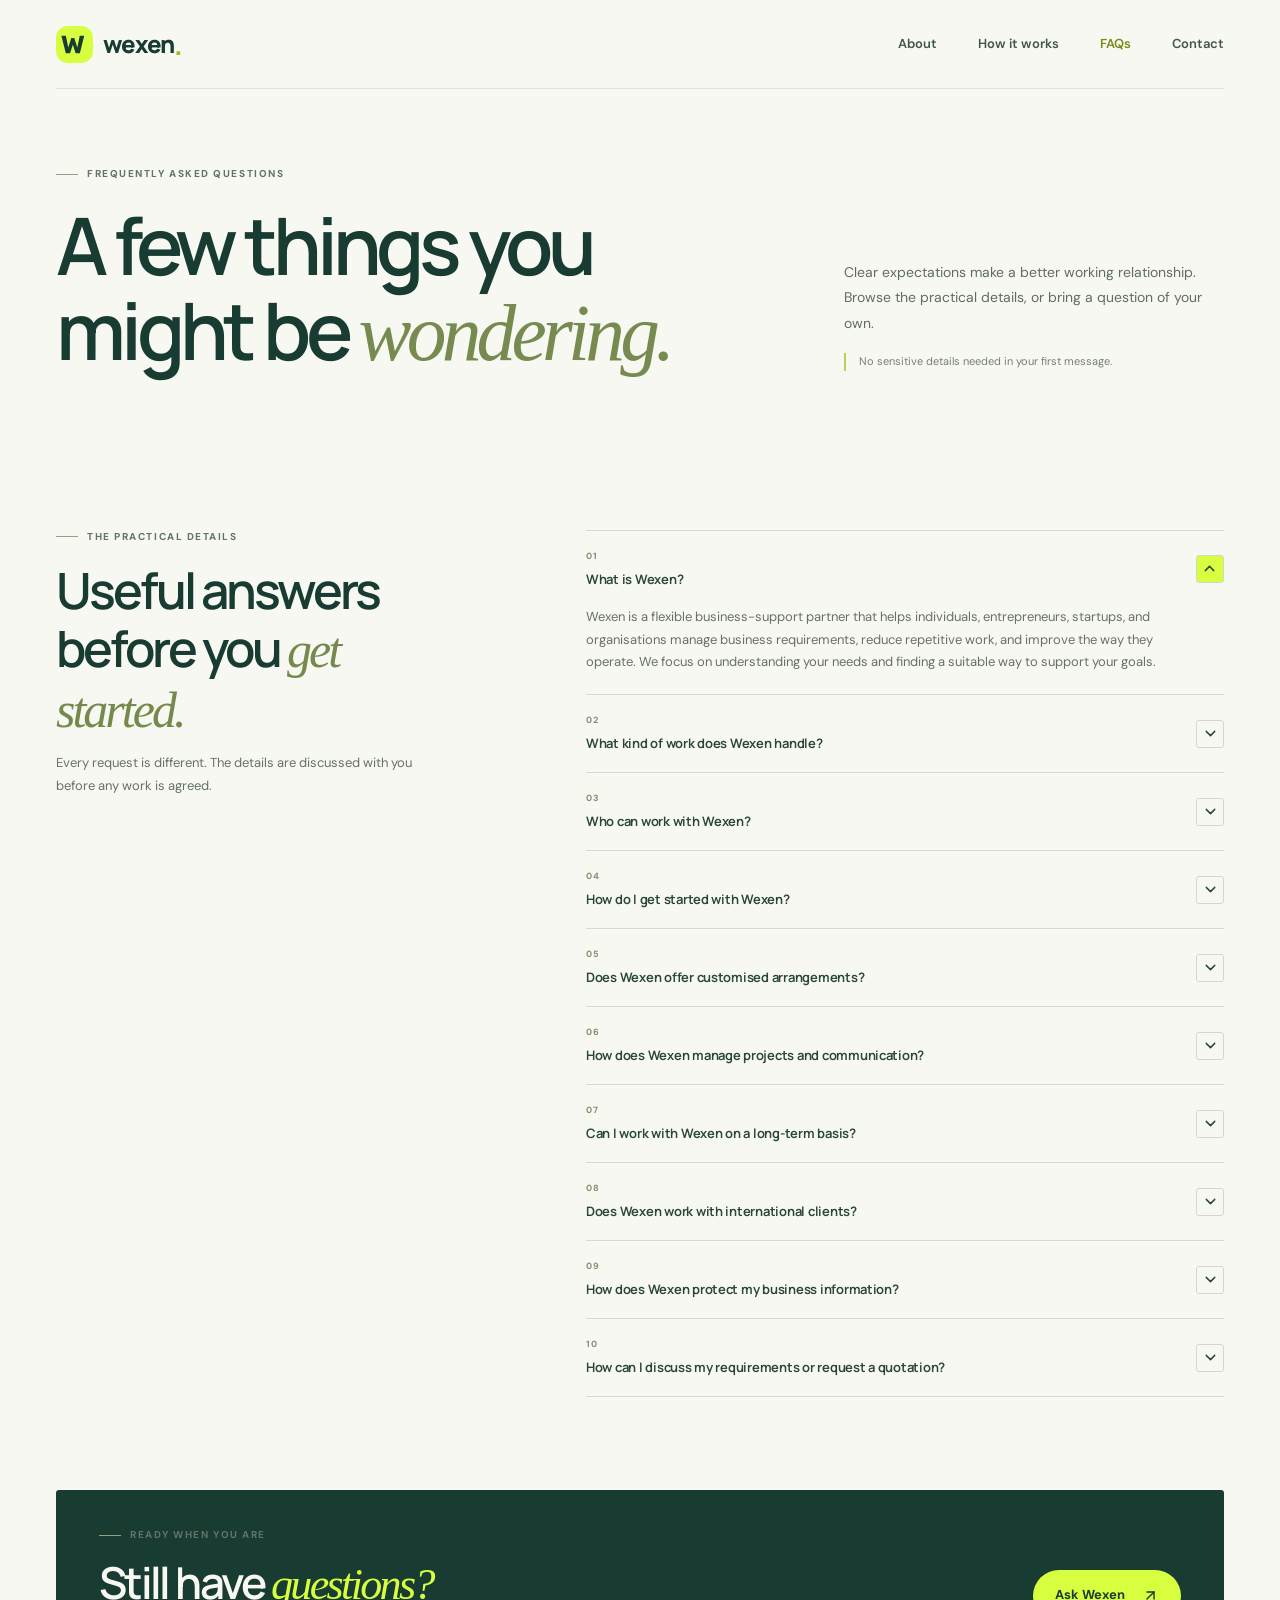
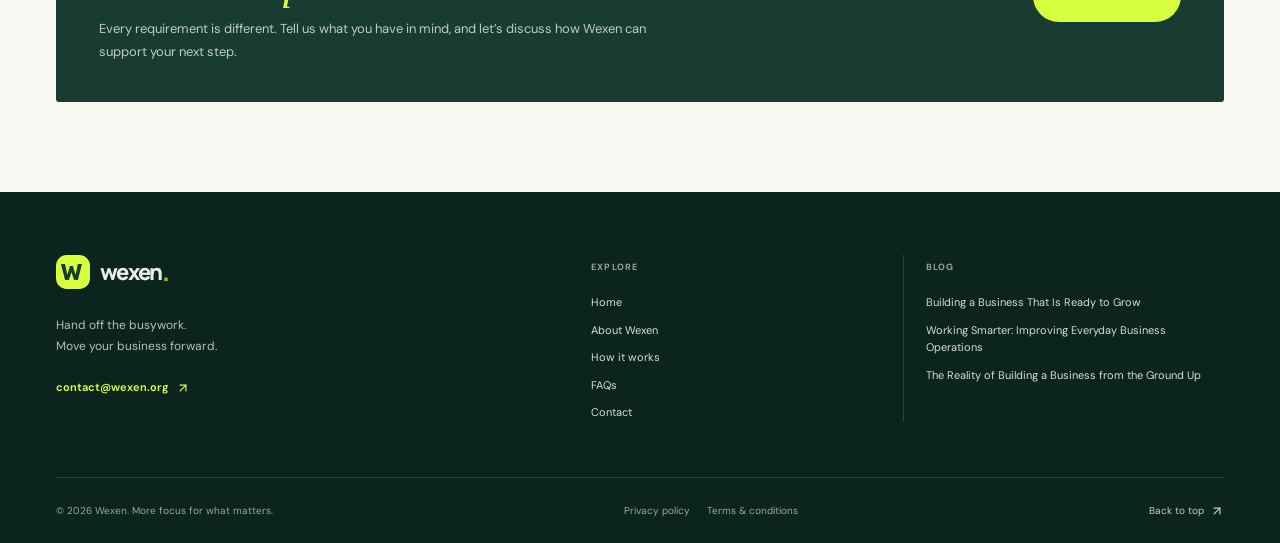
<file: faqs.html>
<!doctype html>
<html lang="en">
  <head>
    <meta charset="UTF-8" />
    <meta name="viewport" content="width=device-width, initial-scale=1.0" />
    <meta name="theme-color" content="#f8f8f2" />
    <title>Frequently Asked Questions | Wexen</title>
    <meta
      name="description"
      content="Answers to common questions about starting a conversation, deciding whether work is a fit, agreeing scope and handling access and pricing."
    />
    <meta
      name="keywords"
      content="Wexen FAQs, business collaboration, task handoff, project scope, communication, pricing"
    />
    <meta property="og:type" content="website" />
    <meta property="og:site_name" content="Wexen" />
    <meta property="og:title" content="Frequently Asked Questions | Wexen" />
    <meta
      property="og:description"
      content="Answers to common questions about starting a conversation, deciding whether work is a fit, agreeing scope and handling access and pricing."
    />
    <meta name="twitter:card" content="summary" />
    <meta name="twitter:title" content="Frequently Asked Questions | Wexen" />
    <meta
      name="twitter:description"
      content="Answers to common questions about starting a conversation, deciding whether work is a fit, agreeing scope and handling access and pricing."
    />
    <link rel="icon" type="image/svg+xml" href="images/wexen-mark.svg" />
    <link rel="preconnect" href="https://fonts.googleapis.com" />
    <link rel="preconnect" href="https://fonts.gstatic.com" crossorigin />
    <link
      href="https://fonts.googleapis.com/css2?family=DM+Sans:wght@400;500;600;700&family=Manrope:wght@400;500;600;700;800&display=swap"
      rel="stylesheet"
    />
    <link rel="stylesheet" href="css/style.css" />
  </head>
  <body>
    <div class="site-shell">
      <a class="skip-link" href="#main-content">Skip to content</a>
      <header class="site-header wrap">
        <a aria-label="Wexen home" href="index.html" class="brand">
          <span class="brand-mark" aria-hidden="true">
            <svg viewBox="0 0 38 38" fill="none">
              <rect width="38" height="38" rx="12" fill="currentColor"></rect>
              <path
                d="M5.5 10h4.6l2.5 12 3.1-9.8h3.1l3.1 9.8 2.5-12h4.6l-4.5 18h-4.3l-2.9-8.8-2.9 8.8h-4.3l-4.6-18Z"
                fill="#183B32"
              ></path>
            </svg>
          </span>
          <span class="brand-name">wexen</span>
          <span class="brand-period" aria-hidden="true">.</span>
        </a>
        <button
          class="menu-toggle"
          type="button"
          aria-label="Open navigation"
          aria-expanded="false"
          aria-controls="primary-navigation"
        >
          <svg
            class="icon-open"
            xmlns="http://www.w3.org/2000/svg"
            width="22"
            height="22"
            viewBox="0 0 24 24"
            fill="none"
            stroke="currentColor"
            stroke-width="2"
            stroke-linecap="round"
            stroke-linejoin="round"
          >
            <line x1="4" x2="20" y1="12" y2="12"></line>
            <line x1="4" x2="20" y1="6" y2="6"></line>
            <line x1="4" x2="20" y1="18" y2="18"></line></svg
          ><svg
            class="icon-close"
            xmlns="http://www.w3.org/2000/svg"
            width="22"
            height="22"
            viewBox="0 0 24 24"
            fill="none"
            stroke="currentColor"
            stroke-width="2"
            stroke-linecap="round"
            stroke-linejoin="round"
          >
            <path d="M18 6 6 18"></path>
            <path d="m6 6 12 12"></path>
          </svg>
        </button>
        <nav id="primary-navigation" class="primary-nav" aria-label="Main navigation">
          <a href="why-wexen.html">About</a>
          <a href="how-it-works.html">How it works</a>
          <a href="faqs.html" class="is-active" aria-current="page">FAQs</a>
          <a href="contact.html">Contact</a>
        </nav>
      </header>
      <main id="main-content">
        <div class="detail-page">
          <section class="page-intro wrap">
            <p class="eyebrow">
              <span class="eyebrow-dash"></span>
              FREQUENTLY ASKED QUESTIONS
            </p>
            <div class="page-intro-grid">
              <h1>
                A few things you might be
                <span class="serif-italic">wondering.</span>
              </h1>
              <div class="page-intro-aside">
                <p>
                  Clear expectations make a better working relationship. Browse the practical details, or bring a
                  question of your own.
                </p>
                <span class="intro-note">No sensitive details needed in your first message.</span>
              </div>
            </div>
          </section>
          <section class="detail-section wrap" aria-labelledby="faq-page-title">
            <div class="faq-page-layout">
              <div class="faq-page-aside">
                <p class="eyebrow">
                  <span class="eyebrow-dash"></span>
                  THE PRACTICAL DETAILS
                </p>
                <h2 id="faq-page-title">
                  Useful answers before you
                  <span class="serif-italic">get started.</span>
                </h2>
                <p>Every request is different. The details are discussed with you before any work is agreed.</p>
              </div>
              <div class="faq-list faq-list-detail">
                <details class="faq-item" open="">
                  <summary>
                    <span>
                      <small class="faq-category">01</small>
                      What is Wexen?
                    </span>
                    <span class="faq-toggle">
                      <svg
                        xmlns="http://www.w3.org/2000/svg"
                        width="17"
                        height="17"
                        viewBox="0 0 24 24"
                        fill="none"
                        stroke="currentColor"
                        stroke-width="2"
                        stroke-linecap="round"
                        stroke-linejoin="round"
                      >
                        <path d="m6 9 6 6 6-6"></path>
                      </svg>
                    </span>
                  </summary>
                  <p>
                    Wexen is a flexible business-support partner that helps individuals, entrepreneurs, startups, and organisations manage business requirements, reduce repetitive work, and improve the way they operate. We focus on understanding your needs and finding a suitable way to support your goals.
                  </p>
                </details>
                <details class="faq-item">
                  <summary>
                    <span>
                      <small class="faq-category">02</small>
                      What kind of work does Wexen handle?
                    </span>
                    <span class="faq-toggle">
                      <svg
                        xmlns="http://www.w3.org/2000/svg"
                        width="17"
                        height="17"
                        viewBox="0 0 24 24"
                        fill="none"
                        stroke="currentColor"
                        stroke-width="2"
                        stroke-linecap="round"
                        stroke-linejoin="round"
                      >
                        <path d="m6 9 6 6 6-6"></path>
                      </svg>
                    </span>
                  </summary>
                  <p>
                    Wexen does not follow a fixed list of services or predefined packages. We approach each requirement individually and discuss the most suitable way to support your business, project, or ongoing operations.
                  </p>
                </details>
                <details class="faq-item">
                  <summary>
                    <span>
                      <small class="faq-category">03</small>
                      Who can work with Wexen?
                    </span>
                    <span class="faq-toggle">
                      <svg
                        xmlns="http://www.w3.org/2000/svg"
                        width="17"
                        height="17"
                        viewBox="0 0 24 24"
                        fill="none"
                        stroke="currentColor"
                        stroke-width="2"
                        stroke-linecap="round"
                        stroke-linejoin="round"
                      >
                        <path d="m6 9 6 6 6-6"></path>
                      </svg>
                    </span>
                  </summary>
                  <p>
                    Wexen works with startups, small businesses, entrepreneurs, freelancers, independent professionals, creators, and growing organisations. Whether you are managing a new idea or an established business, we are open to understanding your requirements.
                  </p>
                </details>
                <details class="faq-item">
                  <summary>
                    <span>
                      <small class="faq-category">04</small>
                      How do I get started with Wexen?
                    </span>
                    <span class="faq-toggle">
                      <svg
                        xmlns="http://www.w3.org/2000/svg"
                        width="17"
                        height="17"
                        viewBox="0 0 24 24"
                        fill="none"
                        stroke="currentColor"
                        stroke-width="2"
                        stroke-linecap="round"
                        stroke-linejoin="round"
                      >
                        <path d="m6 9 6 6 6-6"></path>
                      </svg>
                    </span>
                  </summary>
                  <p>
                    Getting started is simple. Contact us through the website form or email us with a brief explanation of what you need. We will review your enquiry, understand your expectations, and discuss the possible next steps.
                  </p>
                </details>
                <details class="faq-item">
                  <summary>
                    <span>
                      <small class="faq-category">05</small>
                      Does Wexen offer customised arrangements?
                    </span>
                    <span class="faq-toggle">
                      <svg
                        xmlns="http://www.w3.org/2000/svg"
                        width="17"
                        height="17"
                        viewBox="0 0 24 24"
                        fill="none"
                        stroke="currentColor"
                        stroke-width="2"
                        stroke-linecap="round"
                        stroke-linejoin="round"
                      >
                        <path d="m6 9 6 6 6-6"></path>
                      </svg>
                    </span>
                  </summary>
                  <p>
                    Yes. We understand that every business has different priorities, challenges, and working requirements. Our approach is flexible, and the scope, workflow, timelines, and commercial arrangements can be discussed according to the nature of the engagement.
                  </p>
                </details>
                <details class="faq-item">
                  <summary>
                    <span>
                      <small class="faq-category">06</small>
                      How does Wexen manage projects and communication?
                    </span>
                    <span class="faq-toggle">
                      <svg
                        xmlns="http://www.w3.org/2000/svg"
                        width="17"
                        height="17"
                        viewBox="0 0 24 24"
                        fill="none"
                        stroke="currentColor"
                        stroke-width="2"
                        stroke-linecap="round"
                        stroke-linejoin="round"
                      >
                        <path d="m6 9 6 6 6-6"></path>
                      </svg>
                    </span>
                  </summary>
                  <p>
                    We begin by understanding the requirements, agreeing on the scope, and establishing the working arrangement. Communication, progress updates, feedback, and approvals are handled according to the agreed workflow to maintain clarity throughout the engagement.
                  </p>
                </details>
                <details class="faq-item">
                  <summary>
                    <span>
                      <small class="faq-category">07</small>
                      Can I work with Wexen on a long-term basis?
                    </span>
                    <span class="faq-toggle">
                      <svg
                        xmlns="http://www.w3.org/2000/svg"
                        width="17"
                        height="17"
                        viewBox="0 0 24 24"
                        fill="none"
                        stroke="currentColor"
                        stroke-width="2"
                        stroke-linecap="round"
                        stroke-linejoin="round"
                      >
                        <path d="m6 9 6 6 6-6"></path>
                      </svg>
                    </span>
                  </summary>
                  <p>
                    Yes. Depending on your requirements and mutual agreement, Wexen can discuss both individual projects and ongoing business-support arrangements. The duration and working structure will be agreed upon before the engagement begins.
                  </p>
                </details>
                <details class="faq-item">
                  <summary>
                    <span>
                      <small class="faq-category">08</small>
                      Does Wexen work with international clients?
                    </span>
                    <span class="faq-toggle">
                      <svg
                        xmlns="http://www.w3.org/2000/svg"
                        width="17"
                        height="17"
                        viewBox="0 0 24 24"
                        fill="none"
                        stroke="currentColor"
                        stroke-width="2"
                        stroke-linecap="round"
                        stroke-linejoin="round"
                      >
                        <path d="m6 9 6 6 6-6"></path>
                      </svg>
                    </span>
                  </summary>
                  <p>
                    Wexen can discuss enquiries from clients in different countries. Communication, project scope, payment arrangements, applicable taxes, timelines, and other relevant conditions will be discussed and agreed upon before starting work.
                  </p>
                </details>
                <details class="faq-item">
                  <summary>
                    <span>
                      <small class="faq-category">09</small>
                      How does Wexen protect my business information?
                    </span>
                    <span class="faq-toggle">
                      <svg
                        xmlns="http://www.w3.org/2000/svg"
                        width="17"
                        height="17"
                        viewBox="0 0 24 24"
                        fill="none"
                        stroke="currentColor"
                        stroke-width="2"
                        stroke-linecap="round"
                        stroke-linejoin="round"
                      >
                        <path d="m6 9 6 6 6-6"></path>
                      </svg>
                    </span>
                  </summary>
                  <p>
                    We recognise the importance of privacy and confidentiality. Information shared during an enquiry or engagement is intended to be handled responsibly and used for relevant business purposes. Additional confidentiality arrangements can also be discussed when required. Please refer to our <a href="privacy.html">Privacy Policy</a> for further information.
                  </p>
                </details>
                <details class="faq-item">
                  <summary>
                    <span>
                      <small class="faq-category">10</small>
                      How can I discuss my requirements or request a quotation?
                    </span>
                    <span class="faq-toggle">
                      <svg
                        xmlns="http://www.w3.org/2000/svg"
                        width="17"
                        height="17"
                        viewBox="0 0 24 24"
                        fill="none"
                        stroke="currentColor"
                        stroke-width="2"
                        stroke-linecap="round"
                        stroke-linejoin="round"
                      >
                        <path d="m6 9 6 6 6-6"></path>
                      </svg>
                    </span>
                  </summary>
                  <p>
                    You can contact Wexen through the website contact form or email <a href="mailto:contact@wexen.org">contact@wexen.org</a>. Share your requirements and relevant details, and we will review your enquiry. Any proposed scope, quotation, timeline, and working arrangement will be discussed before proceeding.
                  </p>
                </details>
              </div>
            </div>
          </section>
          <section class="detail-cta wrap">
            <div>
              <p class="eyebrow">
                <span class="eyebrow-dash"></span>
                READY WHEN YOU ARE
              </p>
              <h2>
                Still have
                <span class="serif-italic">questions?</span>
              </h2>
              <p class="detail-cta-copy">
                Every requirement is different. Tell us what you have in mind, and let’s discuss how Wexen can support your next step.
              </p>
            </div>
            <a href="contact.html" class="button button-lime">
              Ask Wexen
              <svg
                xmlns="http://www.w3.org/2000/svg"
                width="17"
                height="17"
                viewBox="0 0 24 24"
                fill="none"
                stroke="currentColor"
                stroke-width="2"
                stroke-linecap="round"
                stroke-linejoin="round"
              >
                <path d="M7 7h10v10"></path>
                <path d="M7 17 17 7"></path>
              </svg>
            </a>
          </section>
        </div>
      </main>
      <footer class="site-footer">
        <div class="wrap footer-main">
          <div class="footer-brand-column">
            <a aria-label="Wexen home" href="index.html" class="brand footer-brand">
              <span class="brand-mark" aria-hidden="true">
                <svg viewBox="0 0 38 38" fill="none">
                  <rect width="38" height="38" rx="12" fill="currentColor"></rect>
                  <path
                    d="M5.5 10h4.6l2.5 12 3.1-9.8h3.1l3.1 9.8 2.5-12h4.6l-4.5 18h-4.3l-2.9-8.8-2.9 8.8h-4.3l-4.6-18Z"
                    fill="#183B32"
                  ></path>
                </svg>
              </span>
              <span class="brand-name">wexen</span>
              <span class="brand-period" aria-hidden="true">.</span>
            </a>
            <p>
              Hand off the busywork.
              <br />
              Move your business forward.
            </p>
            <a class="footer-email" href="mailto:contact@wexen.org">
              contact@wexen.org
              <svg
                xmlns="http://www.w3.org/2000/svg"
                width="14"
                height="14"
                viewBox="0 0 24 24"
                fill="none"
                stroke="currentColor"
                stroke-width="2"
                stroke-linecap="round"
                stroke-linejoin="round"
              >
                <path d="M7 7h10v10"></path>
                <path d="M7 17 17 7"></path>
              </svg>
            </a>
          </div>
          <div class="footer-links-column">
            <h3>EXPLORE</h3>
            <a href="index.html">Home</a>
            <a href="why-wexen.html">About Wexen</a>
            <a href="how-it-works.html">How it works</a>
            <a href="faqs.html">FAQs</a>
            <a href="contact.html">Contact</a>
          </div>
          <div class="footer-links-column footer-blog-column">
            <h3>BLOG</h3>
            <a href="blog-growth.html">Building a Business That Is Ready to Grow</a>
            <a href="blog-operations.html">Working Smarter: Improving Everyday Business Operations</a>
            <a href="blog-entrepreneurship.html">The Reality of Building a Business from the Ground Up</a>
          </div>
        </div>
        <div class="wrap footer-bottom">
          <span>
            ©
            <span data-year>2026</span>
            Wexen. More focus for what matters.
          </span>
          <div class="legal-details">
            <a href="privacy.html">Privacy policy</a>
            <a href="terms.html">Terms &amp; conditions</a>
          </div>
          <a class="back-top" href="#main-content">
            Back to top
            <svg
              xmlns="http://www.w3.org/2000/svg"
              width="14"
              height="14"
              viewBox="0 0 24 24"
              fill="none"
              stroke="currentColor"
              stroke-width="2"
              stroke-linecap="round"
              stroke-linejoin="round"
            >
              <path d="M7 7h10v10"></path>
              <path d="M7 17 17 7"></path>
            </svg>
          </a>
        </div>
      </footer>
    </div>
    <script src="js/main.js"></script>
  </body>
</html>
</file>
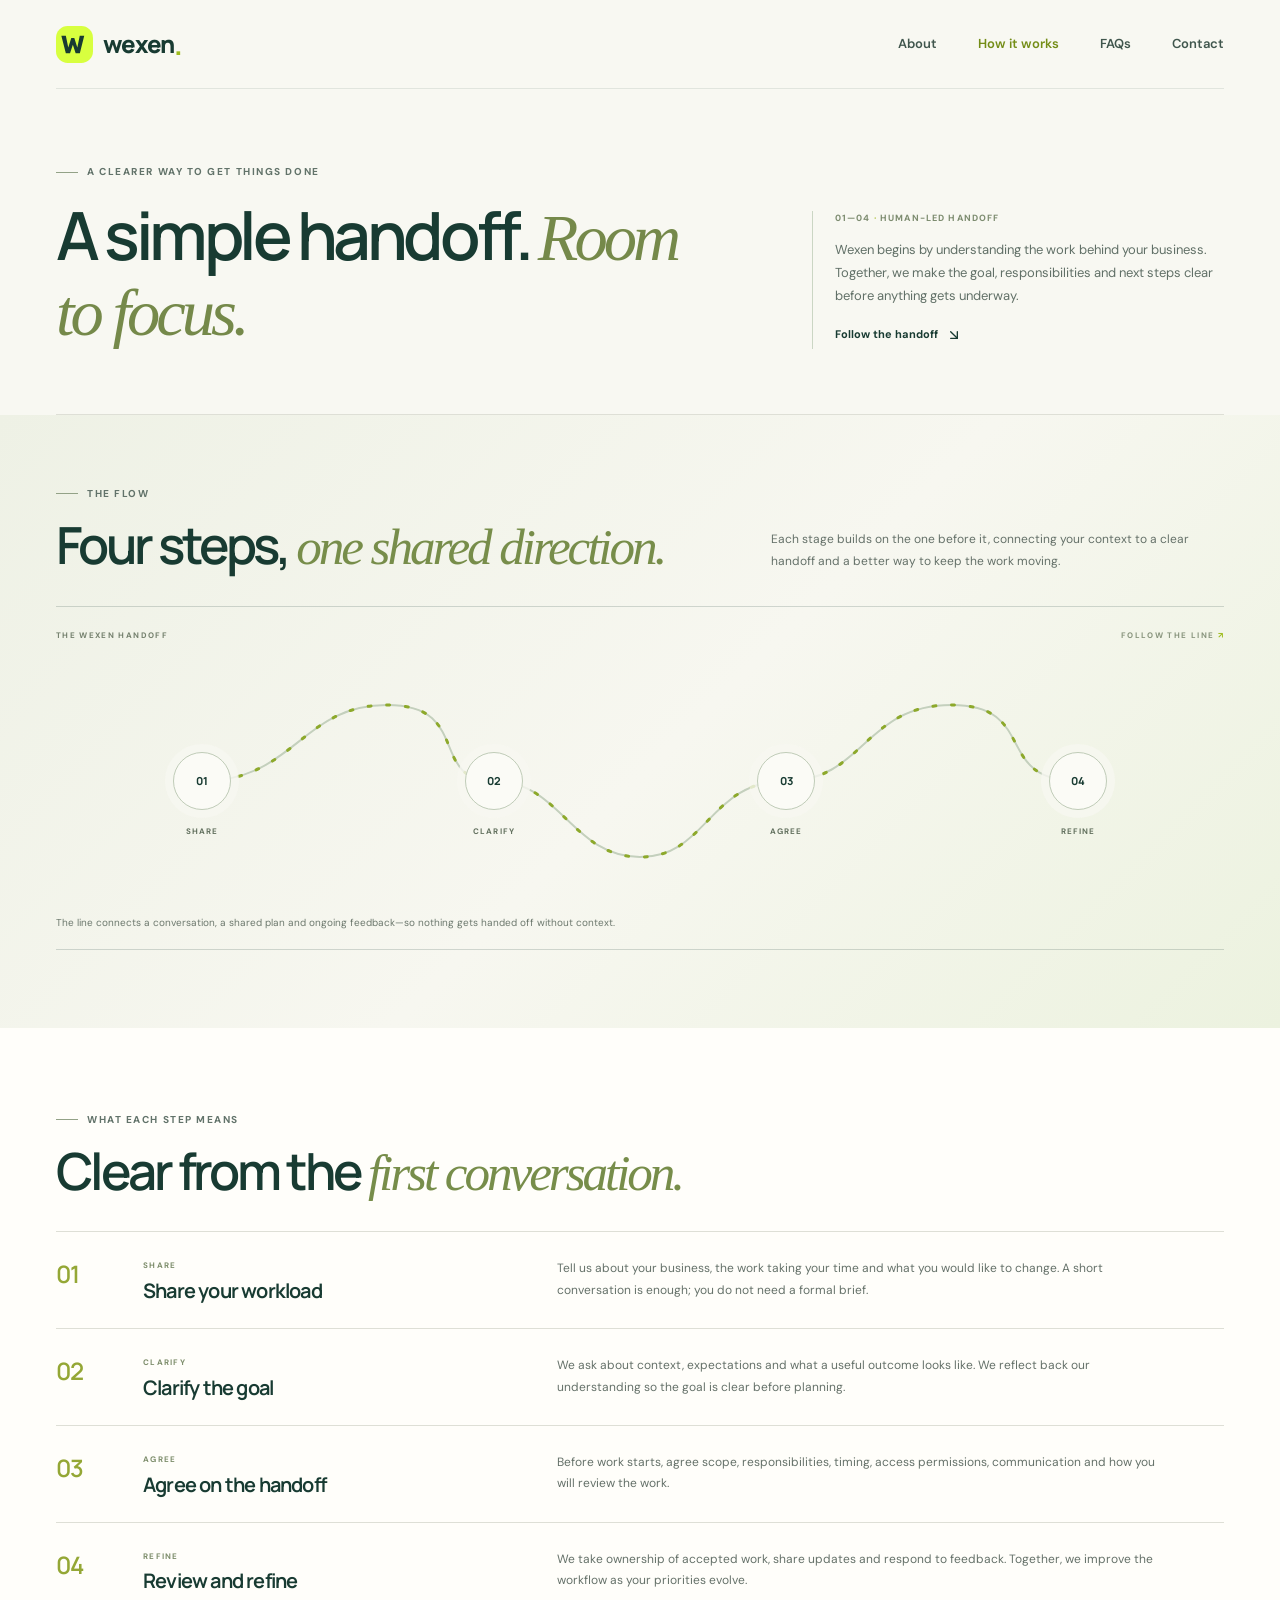
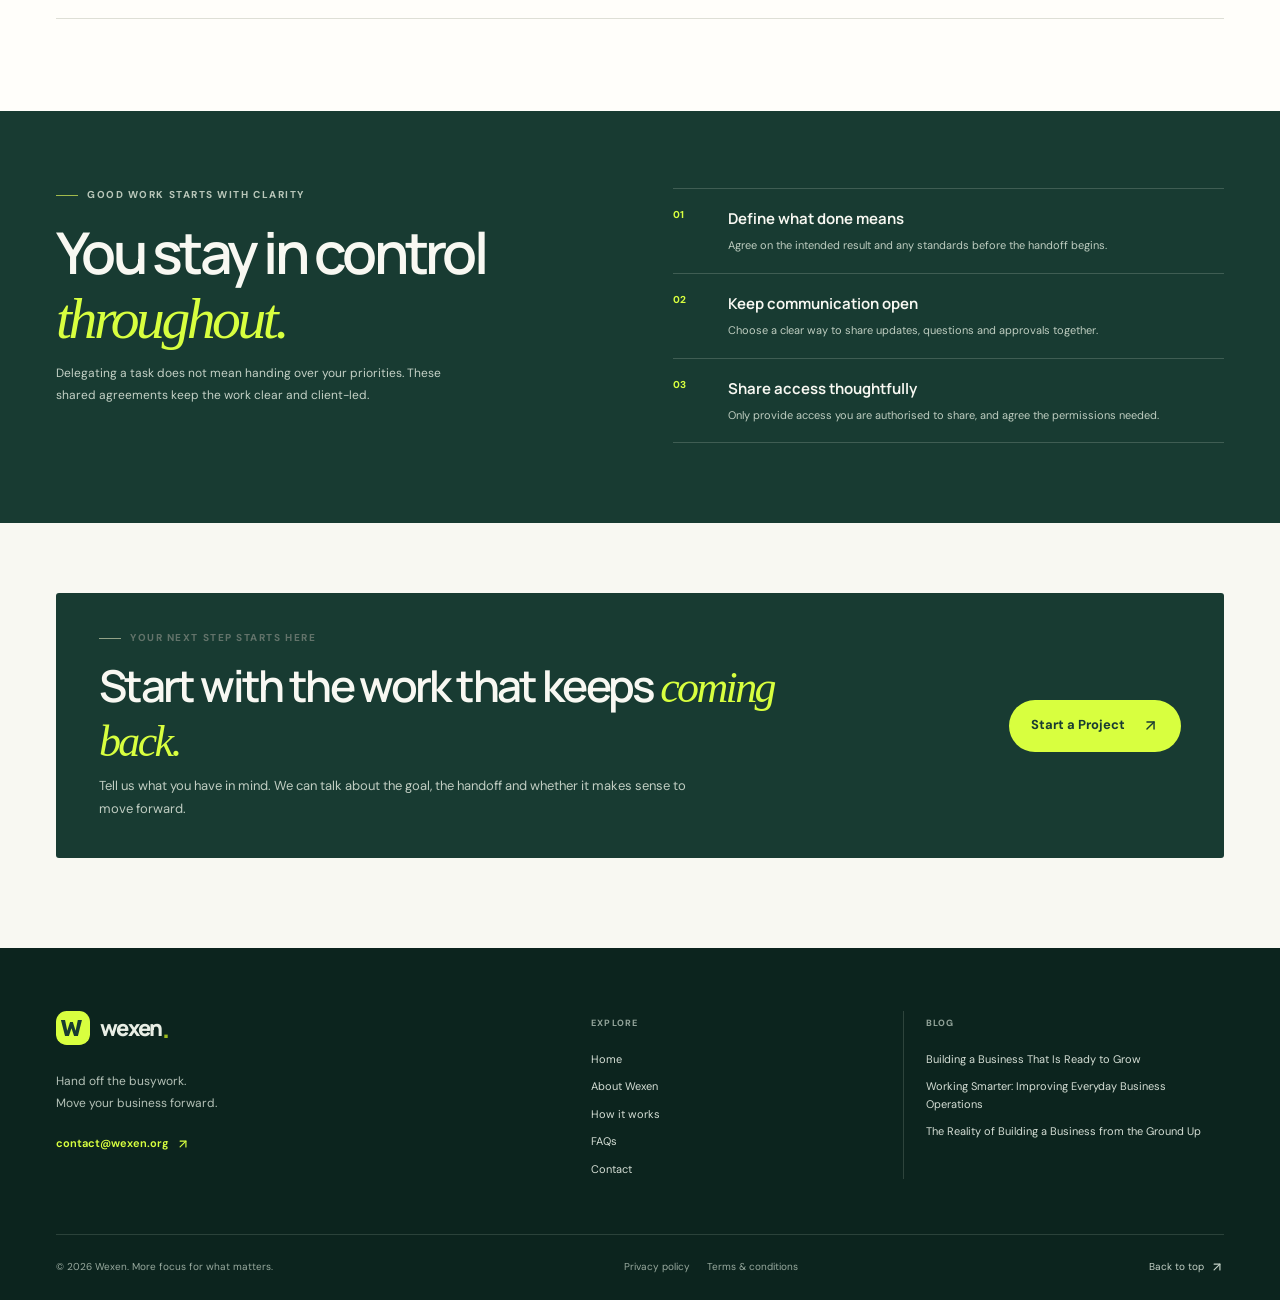
<file: how-it-works.html>
<!doctype html>
<html lang="en">
  <head>
    <meta charset="UTF-8" />
    <meta name="viewport" content="width=device-width, initial-scale=1.0" />
    <meta name="theme-color" content="#f8f8f2" />
    <title>How Wexen Works | A Clearer Way to Collaborate</title>
    <meta
      name="description"
      content="See the Wexen handoff process: share the workload, clarify the goal, agree on a workflow, then review and improve together."
    />
    <meta
      name="keywords"
      content="how Wexen works, handoff process, business collaboration, clear workflow, project handoff"
    />
    <meta property="og:type" content="website" />
    <meta property="og:site_name" content="Wexen" />
    <meta property="og:title" content="How Wexen Works | A Clearer Way to Collaborate" />
    <meta
      property="og:description"
      content="See the Wexen handoff process: share the workload, clarify the goal, agree on a workflow, then review and improve together."
    />
    <meta name="twitter:card" content="summary" />
    <meta name="twitter:title" content="How Wexen Works | A Clearer Way to Collaborate" />
    <meta
      name="twitter:description"
      content="See the Wexen handoff process: share the workload, clarify the goal, agree on a workflow, then review and improve together."
    />
    <link rel="icon" type="image/svg+xml" href="images/wexen-mark.svg" />
    <link rel="preconnect" href="https://fonts.googleapis.com" />
    <link rel="preconnect" href="https://fonts.gstatic.com" crossorigin />
    <link
      href="https://fonts.googleapis.com/css2?family=DM+Sans:wght@400;500;600;700&family=Manrope:wght@400;500;600;700;800&display=swap"
      rel="stylesheet"
    />
    <link rel="stylesheet" href="css/style.css" />
  </head>
  <body>
    <div class="site-shell">
      <a class="skip-link" href="#main-content">Skip to content</a>
      <header class="site-header wrap">
        <a aria-label="Wexen home" href="index.html" class="brand">
          <span class="brand-mark" aria-hidden="true">
            <svg viewBox="0 0 38 38" fill="none">
              <rect width="38" height="38" rx="12" fill="currentColor"></rect>
              <path
                d="M5.5 10h4.6l2.5 12 3.1-9.8h3.1l3.1 9.8 2.5-12h4.6l-4.5 18h-4.3l-2.9-8.8-2.9 8.8h-4.3l-4.6-18Z"
                fill="#183B32"
              ></path>
            </svg>
          </span>
          <span class="brand-name">wexen</span>
          <span class="brand-period" aria-hidden="true">.</span>
        </a>
        <button
          class="menu-toggle"
          type="button"
          aria-label="Open navigation"
          aria-expanded="false"
          aria-controls="primary-navigation"
        >
          <svg
            class="icon-open"
            xmlns="http://www.w3.org/2000/svg"
            width="22"
            height="22"
            viewBox="0 0 24 24"
            fill="none"
            stroke="currentColor"
            stroke-width="2"
            stroke-linecap="round"
            stroke-linejoin="round"
          >
            <line x1="4" x2="20" y1="12" y2="12"></line>
            <line x1="4" x2="20" y1="6" y2="6"></line>
            <line x1="4" x2="20" y1="18" y2="18"></line></svg
          ><svg
            class="icon-close"
            xmlns="http://www.w3.org/2000/svg"
            width="22"
            height="22"
            viewBox="0 0 24 24"
            fill="none"
            stroke="currentColor"
            stroke-width="2"
            stroke-linecap="round"
            stroke-linejoin="round"
          >
            <path d="M18 6 6 18"></path>
            <path d="m6 6 12 12"></path>
          </svg>
        </button>
        <nav id="primary-navigation" class="primary-nav" aria-label="Main navigation">
          <a href="why-wexen.html">About</a>
          <a href="how-it-works.html" class="is-active" aria-current="page">How it works</a>
          <a href="faqs.html">FAQs</a>
          <a href="contact.html">Contact</a>
        </nav>
      </header>
      <main id="main-content">
        <div class="detail-page workflow-page">
          <section class="workflow-hero wrap" aria-labelledby="workflow-title">
            <div class="workflow-hero-head">
              <p class="eyebrow">
                <span class="eyebrow-dash"></span>
                A CLEARER WAY TO GET THINGS DONE
              </p>
              <h1 id="workflow-title">
                A simple handoff.
                <span class="serif-italic">Room to focus.</span>
              </h1>
            </div>
            <div class="workflow-hero-aside">
              <p class="workflow-hero-label">
                01—04
                <span>·</span>
                HUMAN-LED HANDOFF
              </p>
              <p>
                Wexen begins by understanding the work behind your business. Together, we make the goal,
                responsibilities and next steps clear before anything gets underway.
              </p>
              <a class="workflow-jump" href="#workflow-map">
                Follow the handoff
                <svg
                  xmlns="http://www.w3.org/2000/svg"
                  width="16"
                  height="16"
                  viewBox="0 0 24 24"
                  fill="none"
                  stroke="currentColor"
                  stroke-width="2"
                  stroke-linecap="round"
                  stroke-linejoin="round"
                >
                  <path d="m7 7 10 10"></path>
                  <path d="M17 7v10H7"></path>
                </svg>
              </a>
            </div>
          </section>
          <section class="workflow-map-section" id="workflow-map" aria-labelledby="workflow-map-heading">
            <div class="wrap">
              <div class="workflow-map-heading">
                <div>
                  <p class="eyebrow">
                    <span class="eyebrow-dash"></span>
                    THE FLOW
                  </p>
                  <h2 id="workflow-map-heading">
                    Four steps,
                    <span class="serif-italic">one shared direction.</span>
                  </h2>
                </div>
                <p>
                  Each stage builds on the one before it, connecting your context to a clear handoff and a better way to
                  keep the work moving.
                </p>
              </div>
              <figure class="workflow-map" aria-labelledby="workflow-map-caption">
                <figcaption class="workflow-map-caption" id="workflow-map-caption">
                  <span>THE WEXEN HANDOFF</span>
                  <span>
                    FOLLOW THE LINE
                    <span aria-hidden="true">↗</span>
                  </span>
                </figcaption>
                <div class="workflow-map-field">
                  <svg
                    class="workflow-map-path workflow-map-path-wide"
                    viewBox="0 0 1200 260"
                    preserveAspectRatio="none"
                    aria-hidden="true"
                  >
                    <path
                      class="workflow-map-track"
                      d="M150 130 C245 130 252 54 340 54 S382 130 450 130 S530 206 600 206 S670 130 750 130 S830 54 920 54 S962 130 1050 130"
                    ></path>
                    <path
                      class="workflow-map-stream"
                      d="M150 130 C245 130 252 54 340 54 S382 130 450 130 S530 206 600 206 S670 130 750 130 S830 54 920 54 S962 130 1050 130"
                    ></path></svg
                  ><svg
                    class="workflow-map-path workflow-map-path-tall"
                    viewBox="0 0 100 500"
                    preserveAspectRatio="none"
                    aria-hidden="true"
                  >
                    <path
                      class="workflow-map-track"
                      d="M50 62 C79 104 21 146 50 187 S79 229 50 312 S21 354 50 438"
                    ></path>
                    <path
                      class="workflow-map-stream"
                      d="M50 62 C79 104 21 146 50 187 S79 229 50 312 S21 354 50 438"
                    ></path>
                  </svg>
                  <ol class="workflow-map-markers" aria-label="Four connected handoff stages">
                    <li class="workflow-map-marker">
                      <span class="workflow-map-point">
                        <span class="sr-only">Step 01: Share your workload</span>
                        <span aria-hidden="true">01</span>
                      </span>
                      <span class="workflow-map-stage" aria-hidden="true">SHARE</span>
                    </li>
                    <li class="workflow-map-marker">
                      <span class="workflow-map-point">
                        <span class="sr-only">Step 02: Clarify the goal</span>
                        <span aria-hidden="true">02</span>
                      </span>
                      <span class="workflow-map-stage" aria-hidden="true">CLARIFY</span>
                    </li>
                    <li class="workflow-map-marker">
                      <span class="workflow-map-point">
                        <span class="sr-only">Step 03: Agree on the handoff</span>
                        <span aria-hidden="true">03</span>
                      </span>
                      <span class="workflow-map-stage" aria-hidden="true">AGREE</span>
                    </li>
                    <li class="workflow-map-marker">
                      <span class="workflow-map-point">
                        <span class="sr-only">Step 04: Review and refine</span>
                        <span aria-hidden="true">04</span>
                      </span>
                      <span class="workflow-map-stage" aria-hidden="true">REFINE</span>
                    </li>
                  </ol>
                </div>
                <p class="workflow-map-note">
                  The line connects a conversation, a shared plan and ongoing feedback—so nothing gets handed off
                  without context.
                </p>
              </figure>
            </div>
          </section>
          <section class="workflow-details-section" aria-labelledby="workflow-details-heading">
            <div class="wrap">
              <div class="workflow-details-heading">
                <p class="eyebrow">
                  <span class="eyebrow-dash"></span>
                  WHAT EACH STEP MEANS
                </p>
                <h2 id="workflow-details-heading">
                  Clear from the
                  <span class="serif-italic">first conversation.</span>
                </h2>
              </div>
              <ol class="workflow-step-list">
                <li class="workflow-step-row">
                  <span class="workflow-step-index">01</span>
                  <div class="workflow-step-title">
                    <span>SHARE</span>
                    <h3>Share your workload</h3>
                  </div>
                  <p>
                    Tell us about your business, the work taking your time and what you would like to change. A short
                    conversation is enough; you do not need a formal brief.
                  </p>
                </li>
                <li class="workflow-step-row">
                  <span class="workflow-step-index">02</span>
                  <div class="workflow-step-title">
                    <span>CLARIFY</span>
                    <h3>Clarify the goal</h3>
                  </div>
                  <p>
                    We ask about context, expectations and what a useful outcome looks like. We reflect back our
                    understanding so the goal is clear before planning.
                  </p>
                </li>
                <li class="workflow-step-row">
                  <span class="workflow-step-index">03</span>
                  <div class="workflow-step-title">
                    <span>AGREE</span>
                    <h3>Agree on the handoff</h3>
                  </div>
                  <p>
                    Before work starts, agree scope, responsibilities, timing, access permissions, communication and how
                    you will review the work.
                  </p>
                </li>
                <li class="workflow-step-row">
                  <span class="workflow-step-index">04</span>
                  <div class="workflow-step-title">
                    <span>REFINE</span>
                    <h3>Review and refine</h3>
                  </div>
                  <p>
                    We take ownership of accepted work, share updates and respond to feedback. Together, we improve the
                    workflow as your priorities evolve.
                  </p>
                </li>
              </ol>
            </div>
          </section>
          <section class="workflow-principles-section" aria-labelledby="workflow-principles-heading">
            <div class="wrap workflow-principles-layout">
              <div class="workflow-principles-intro">
                <p class="eyebrow eyebrow-light">
                  <span class="eyebrow-dash"></span>
                  GOOD WORK STARTS WITH CLARITY
                </p>
                <h2 id="workflow-principles-heading">
                  You stay in control
                  <span class="lime-italic">throughout.</span>
                </h2>
                <p>
                  Delegating a task does not mean handing over your priorities. These shared agreements keep the work
                  clear and client-led.
                </p>
              </div>
              <ol class="workflow-principles-list">
                <li>
                  <span>01</span>
                  <div>
                    <h3>Define what done means</h3>
                    <p>Agree on the intended result and any standards before the handoff begins.</p>
                  </div>
                </li>
                <li>
                  <span>02</span>
                  <div>
                    <h3>Keep communication open</h3>
                    <p>Choose a clear way to share updates, questions and approvals together.</p>
                  </div>
                </li>
                <li>
                  <span>03</span>
                  <div>
                    <h3>Share access thoughtfully</h3>
                    <p>Only provide access you are authorised to share, and agree the permissions needed.</p>
                  </div>
                </li>
              </ol>
            </div>
          </section>
          <section class="detail-cta wrap">
            <div>
              <p class="eyebrow">
                <span class="eyebrow-dash"></span>
                YOUR NEXT STEP STARTS HERE
              </p>
              <h2>
                Start with the work that keeps
                <span class="serif-italic">coming back.</span>
              </h2>
              <p class="detail-cta-copy">
                Tell us what you have in mind. We can talk about the goal, the handoff and whether it makes sense to
                move forward.
              </p>
            </div>
            <a href="contact.html" class="button button-lime">
              Start a Project
              <svg
                xmlns="http://www.w3.org/2000/svg"
                width="17"
                height="17"
                viewBox="0 0 24 24"
                fill="none"
                stroke="currentColor"
                stroke-width="2"
                stroke-linecap="round"
                stroke-linejoin="round"
              >
                <path d="M7 7h10v10"></path>
                <path d="M7 17 17 7"></path>
              </svg>
            </a>
          </section>
        </div>
      </main>
      <footer class="site-footer">
        <div class="wrap footer-main">
          <div class="footer-brand-column">
            <a aria-label="Wexen home" href="index.html" class="brand footer-brand">
              <span class="brand-mark" aria-hidden="true">
                <svg viewBox="0 0 38 38" fill="none">
                  <rect width="38" height="38" rx="12" fill="currentColor"></rect>
                  <path
                    d="M5.5 10h4.6l2.5 12 3.1-9.8h3.1l3.1 9.8 2.5-12h4.6l-4.5 18h-4.3l-2.9-8.8-2.9 8.8h-4.3l-4.6-18Z"
                    fill="#183B32"
                  ></path>
                </svg>
              </span>
              <span class="brand-name">wexen</span>
              <span class="brand-period" aria-hidden="true">.</span>
            </a>
            <p>
              Hand off the busywork.
              <br />
              Move your business forward.
            </p>
            <a class="footer-email" href="mailto:contact@wexen.org">
              contact@wexen.org
              <svg
                xmlns="http://www.w3.org/2000/svg"
                width="14"
                height="14"
                viewBox="0 0 24 24"
                fill="none"
                stroke="currentColor"
                stroke-width="2"
                stroke-linecap="round"
                stroke-linejoin="round"
              >
                <path d="M7 7h10v10"></path>
                <path d="M7 17 17 7"></path>
              </svg>
            </a>
          </div>
          <div class="footer-links-column">
            <h3>EXPLORE</h3>
            <a href="index.html">Home</a>
            <a href="why-wexen.html">About Wexen</a>
            <a href="how-it-works.html">How it works</a>
            <a href="faqs.html">FAQs</a>
            <a href="contact.html">Contact</a>
          </div>
          <div class="footer-links-column footer-blog-column">
            <h3>BLOG</h3>
            <a href="blog-growth.html">Building a Business That Is Ready to Grow</a>
            <a href="blog-operations.html">Working Smarter: Improving Everyday Business Operations</a>
            <a href="blog-entrepreneurship.html">The Reality of Building a Business from the Ground Up</a>
          </div>
        </div>
        <div class="wrap footer-bottom">
          <span>
            ©
            <span data-year>2026</span>
            Wexen. More focus for what matters.
          </span>
          <div class="legal-details">
            <a href="privacy.html">Privacy policy</a>
            <a href="terms.html">Terms &amp; conditions</a>
          </div>
          <a class="back-top" href="#main-content">
            Back to top
            <svg
              xmlns="http://www.w3.org/2000/svg"
              width="14"
              height="14"
              viewBox="0 0 24 24"
              fill="none"
              stroke="currentColor"
              stroke-width="2"
              stroke-linecap="round"
              stroke-linejoin="round"
            >
              <path d="M7 7h10v10"></path>
              <path d="M7 17 17 7"></path>
            </svg>
          </a>
        </div>
      </footer>
    </div>
    <script src="js/main.js"></script>
  </body>
</html>
</file>
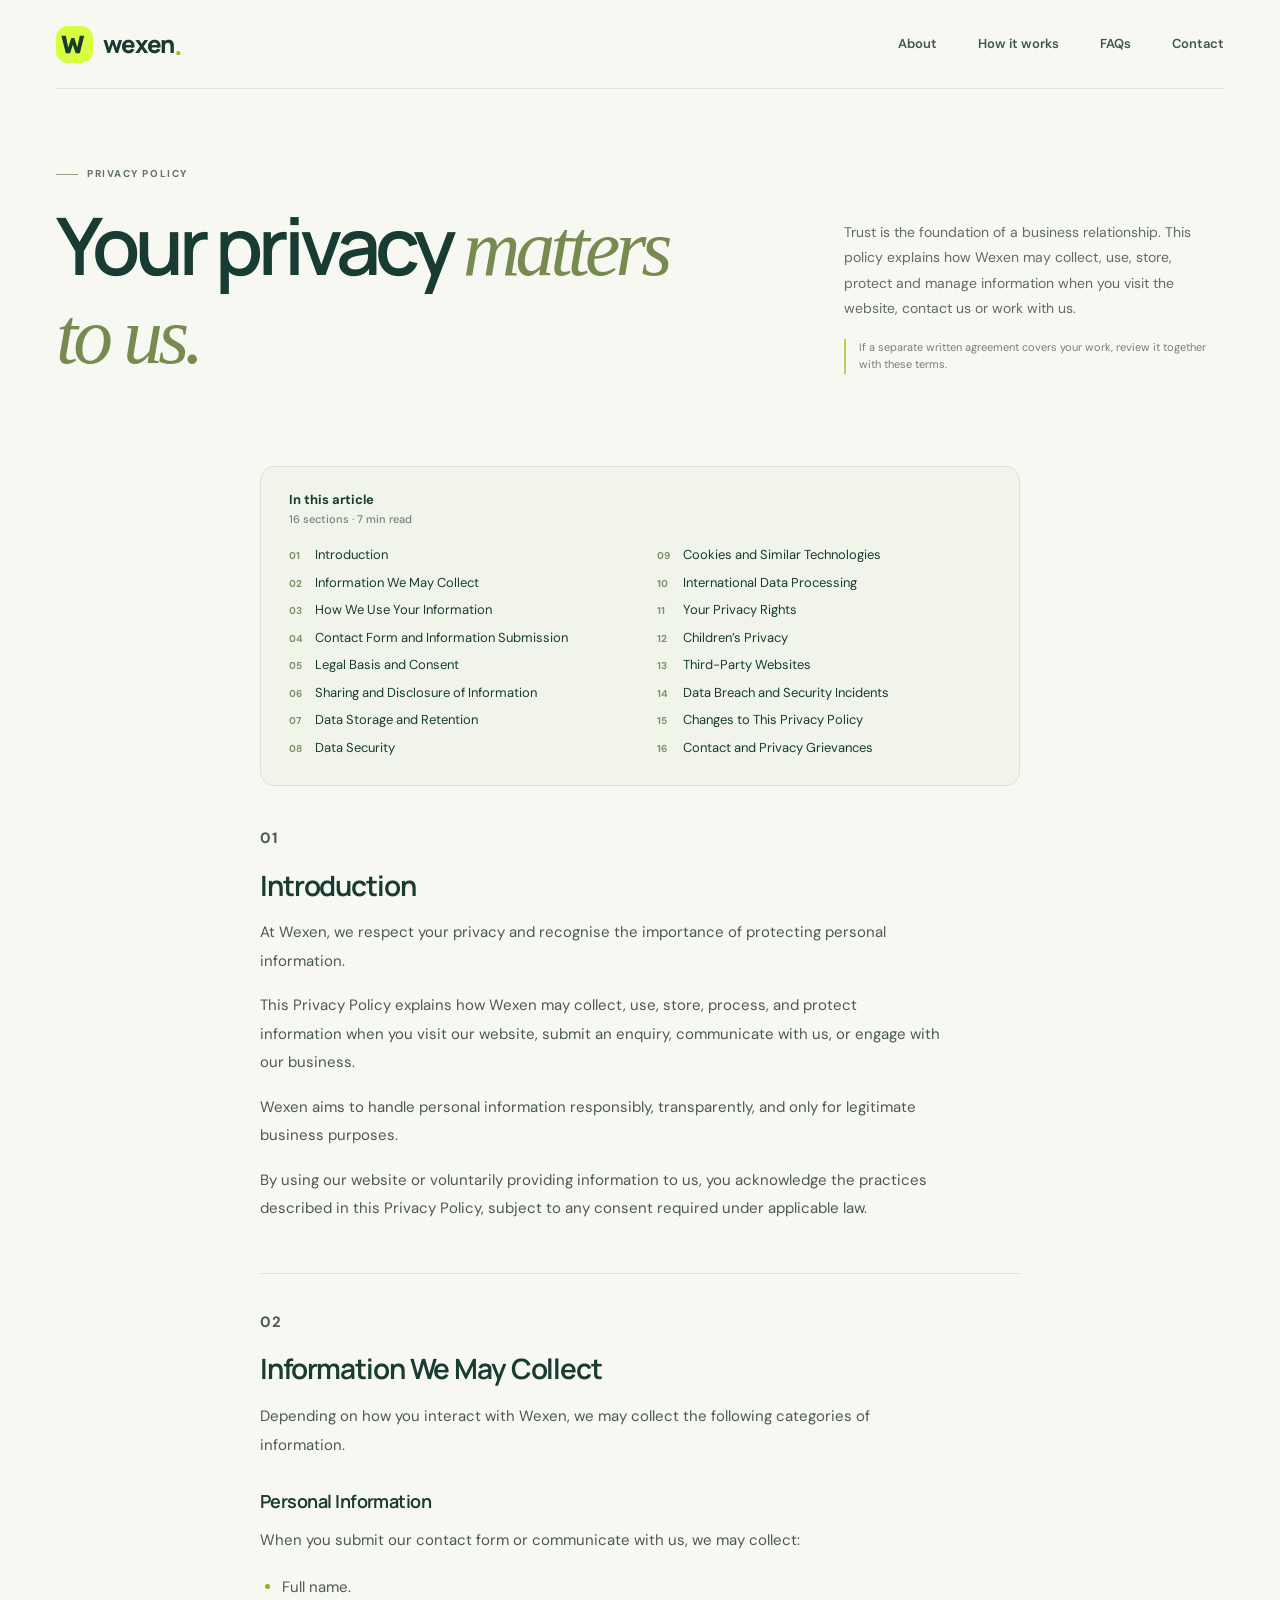
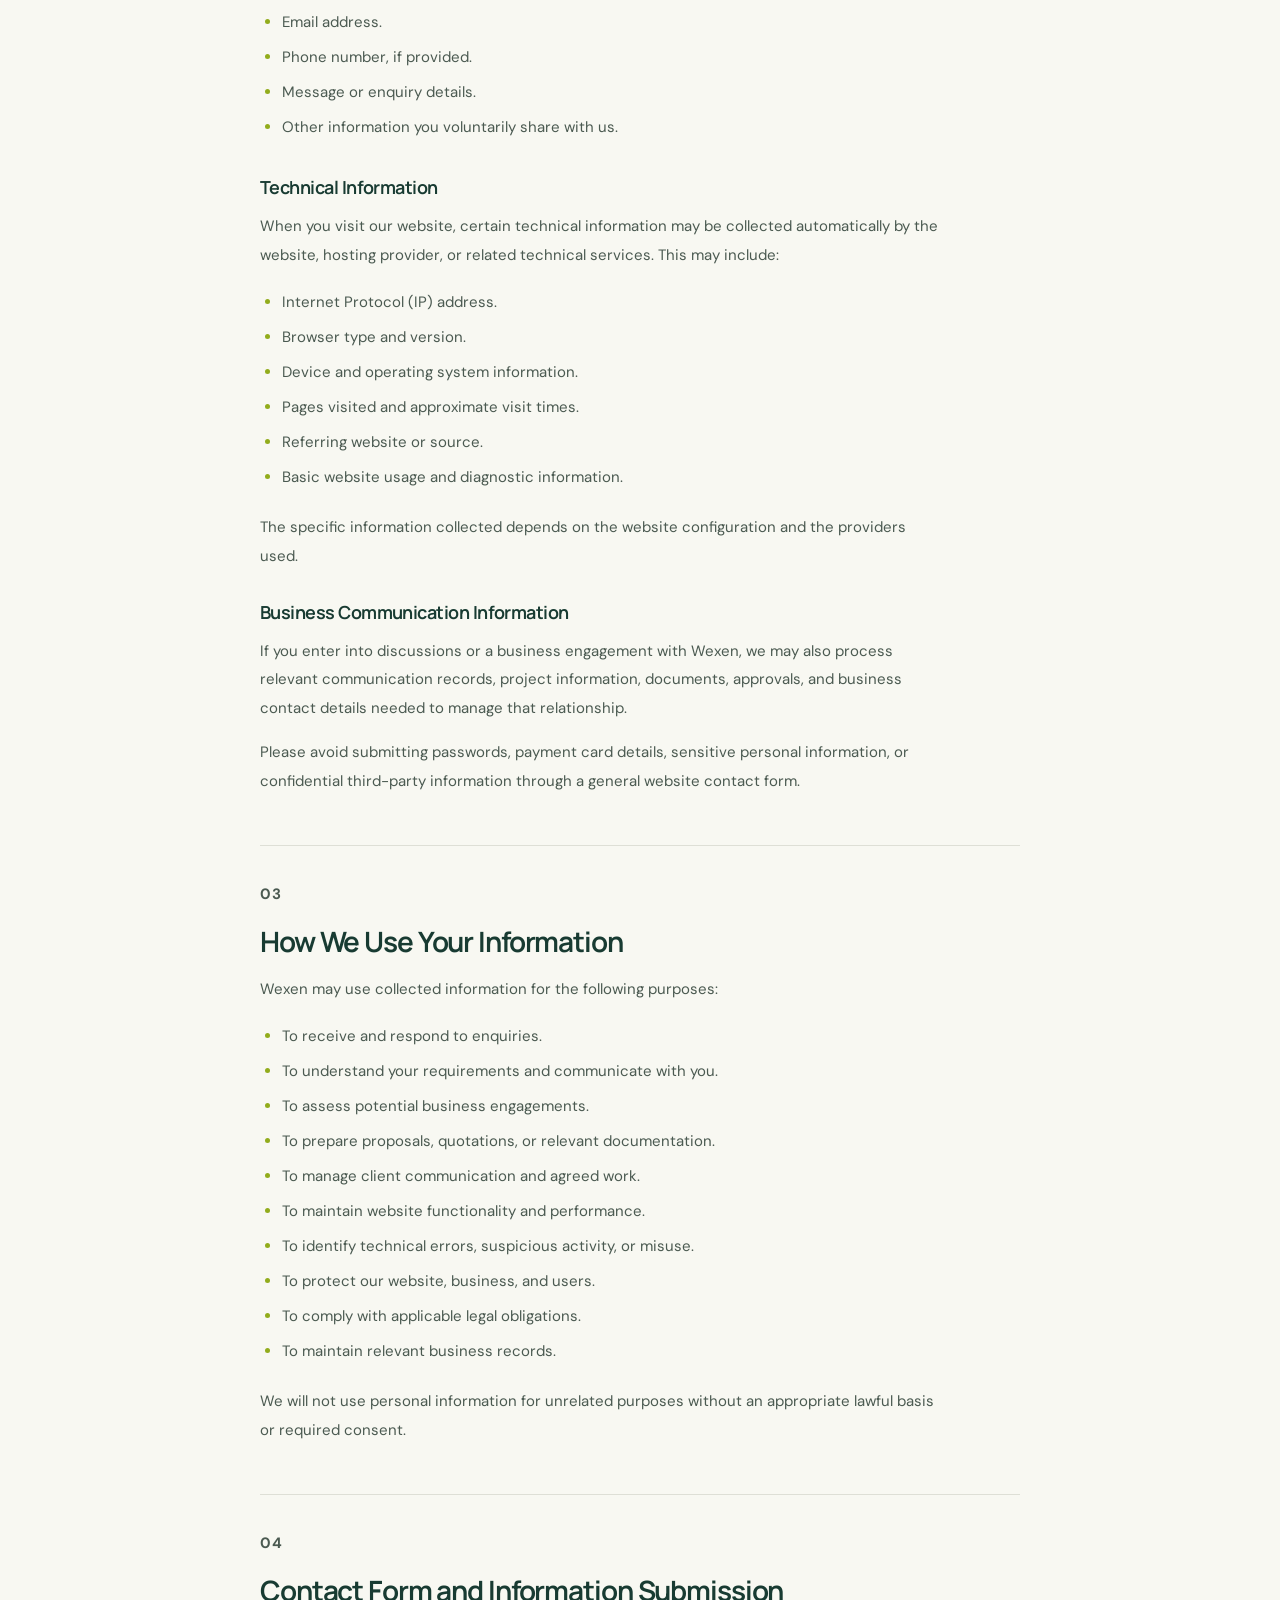
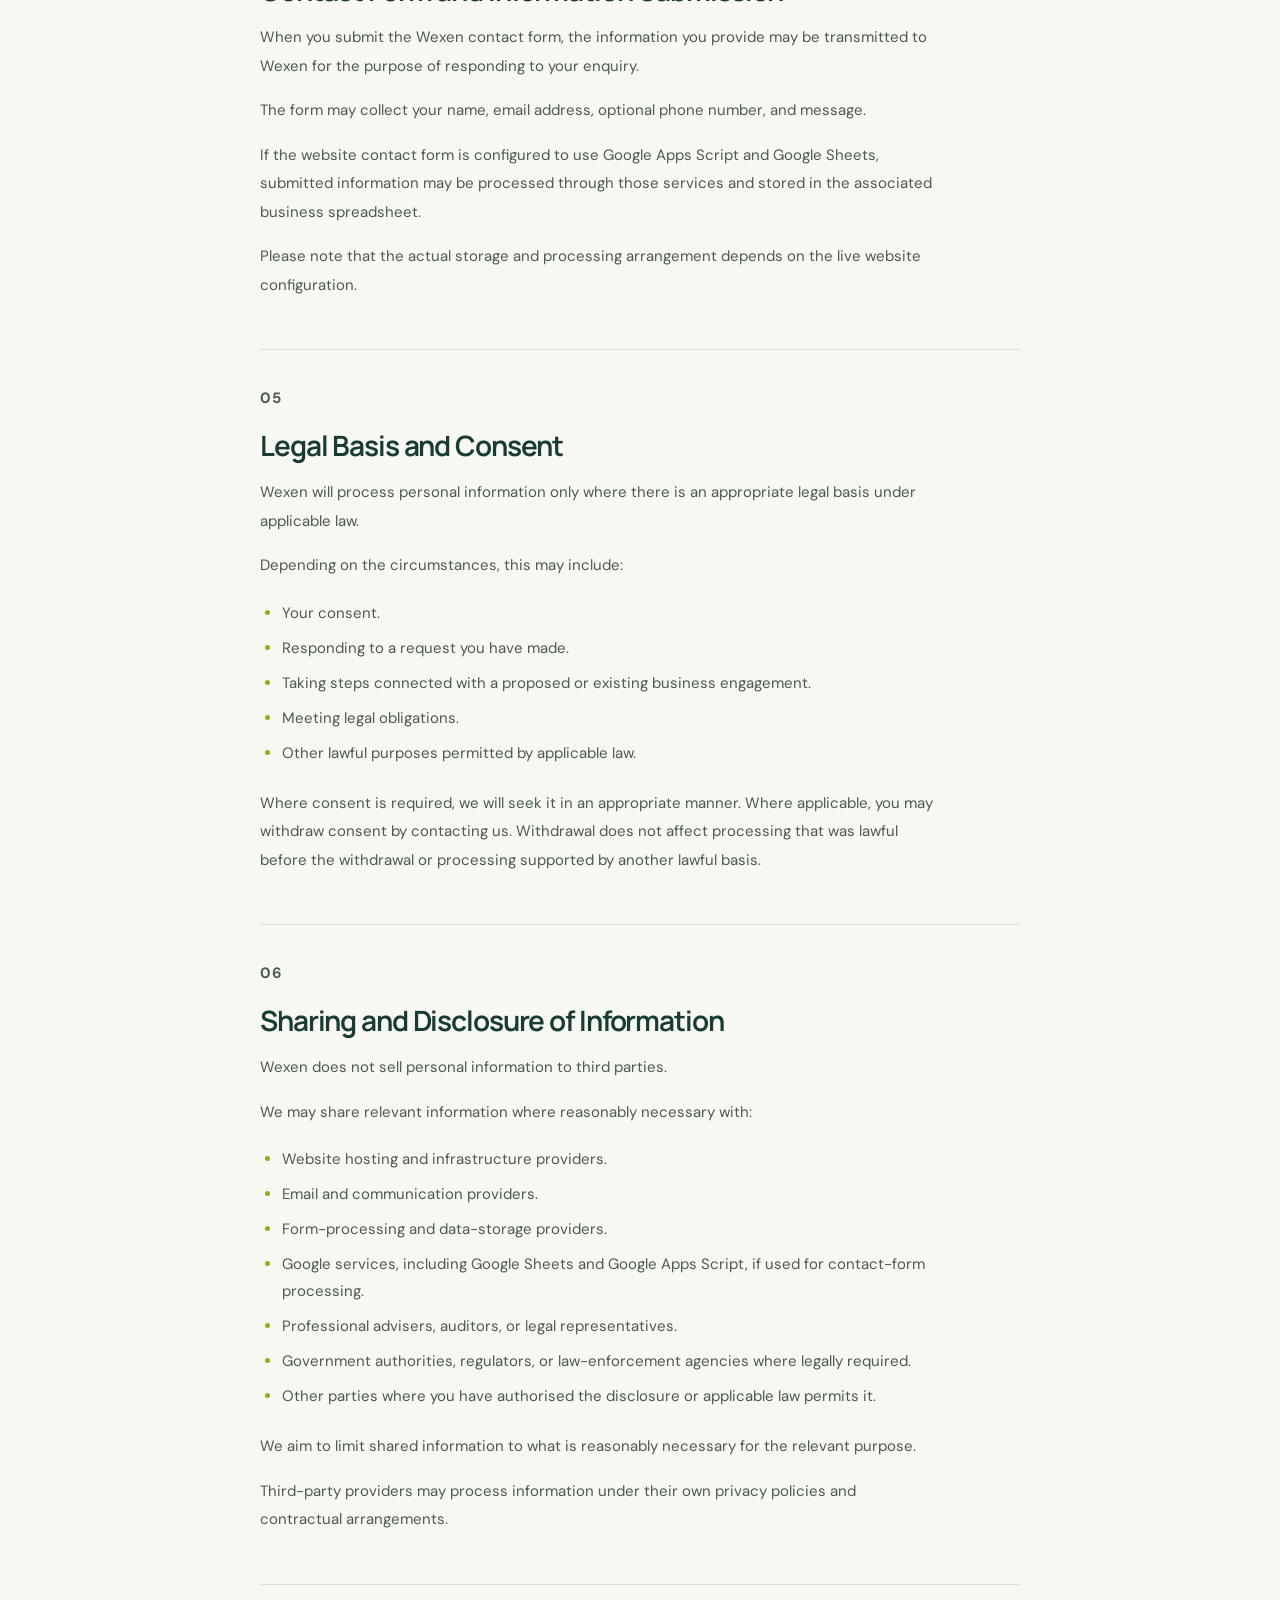
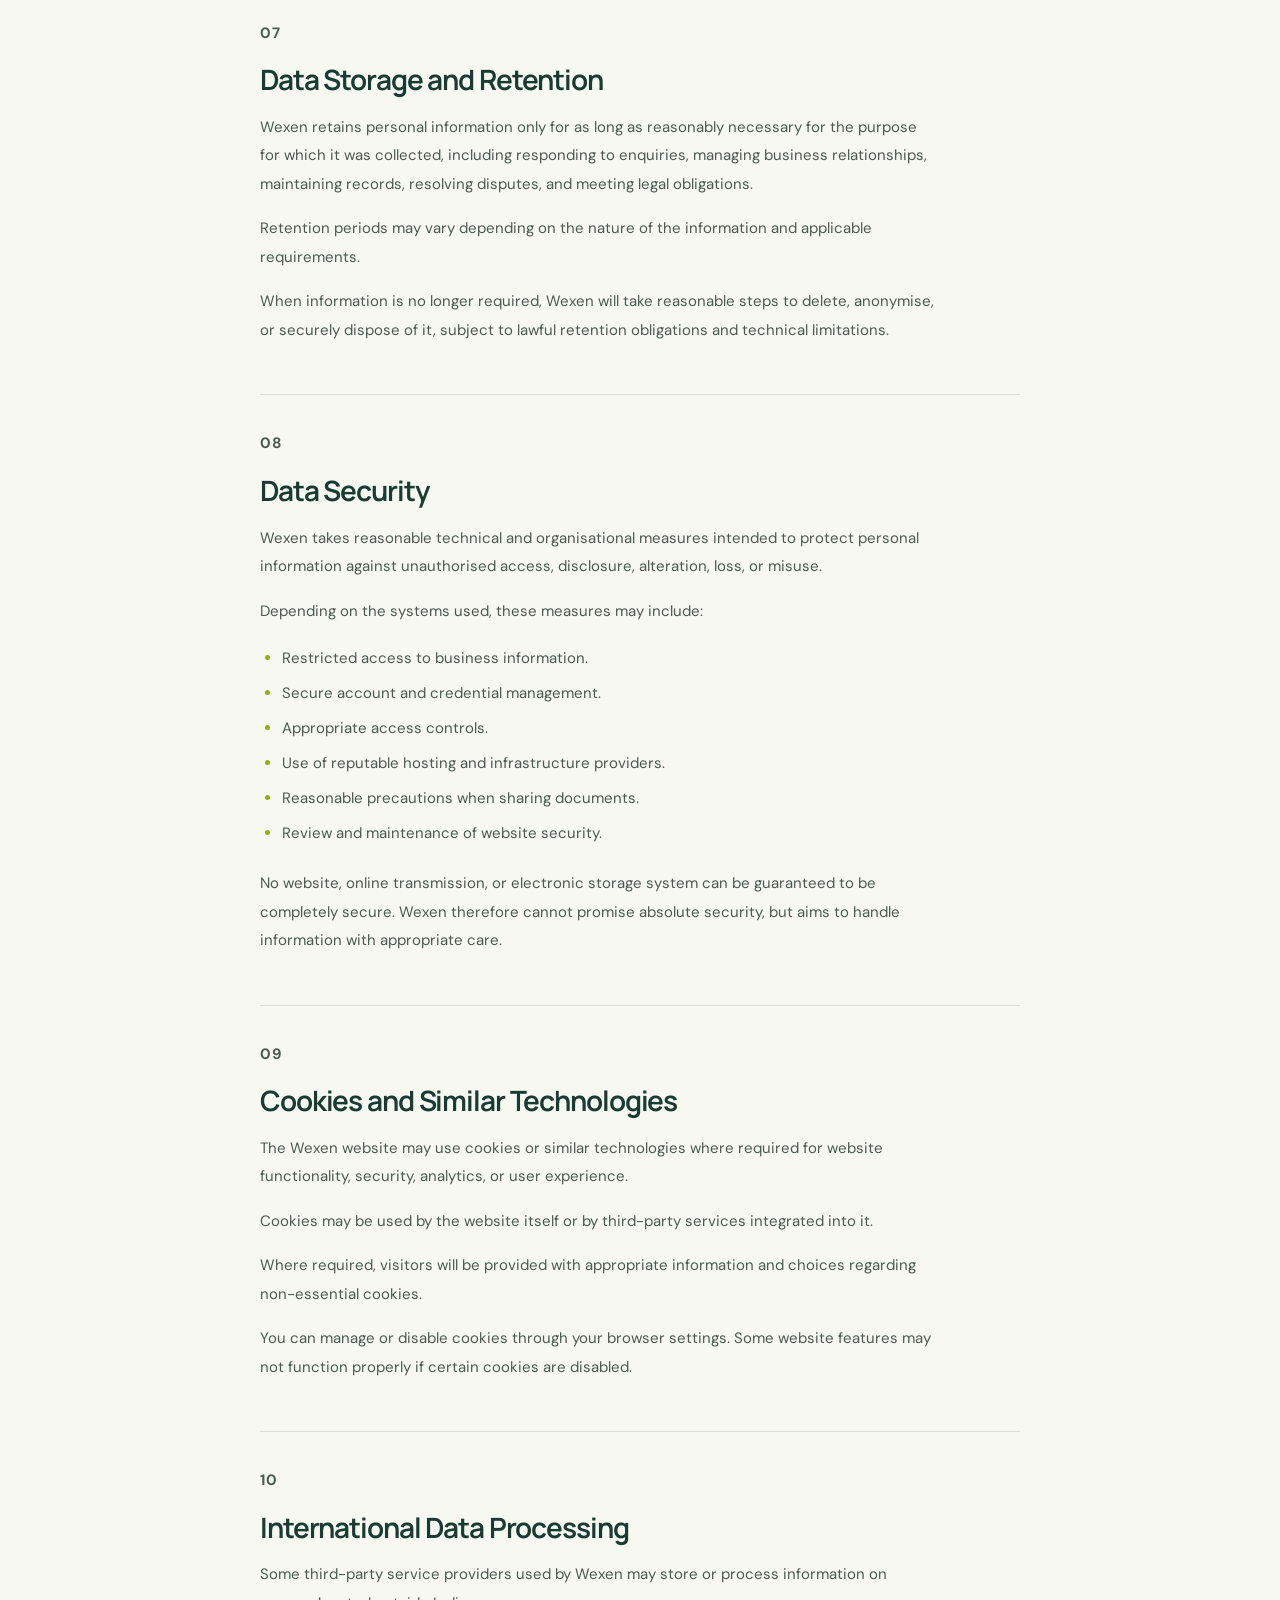
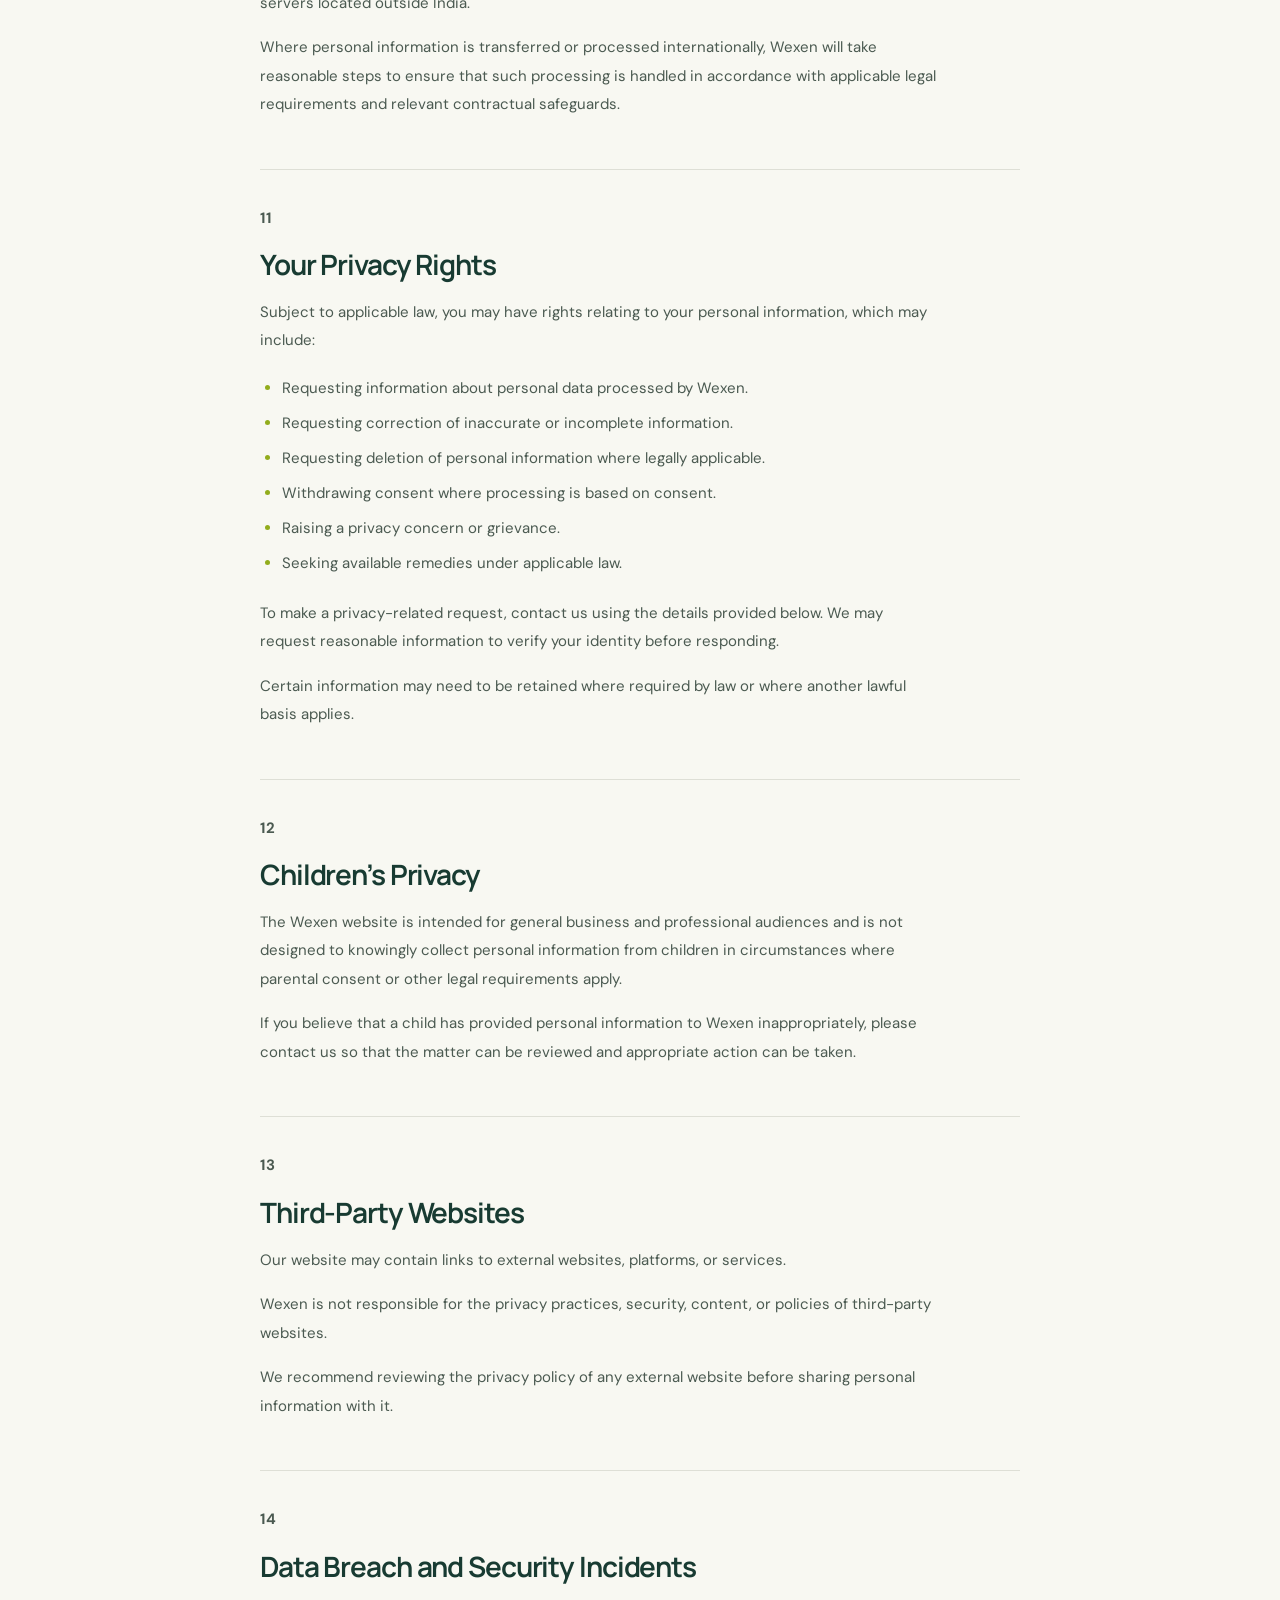
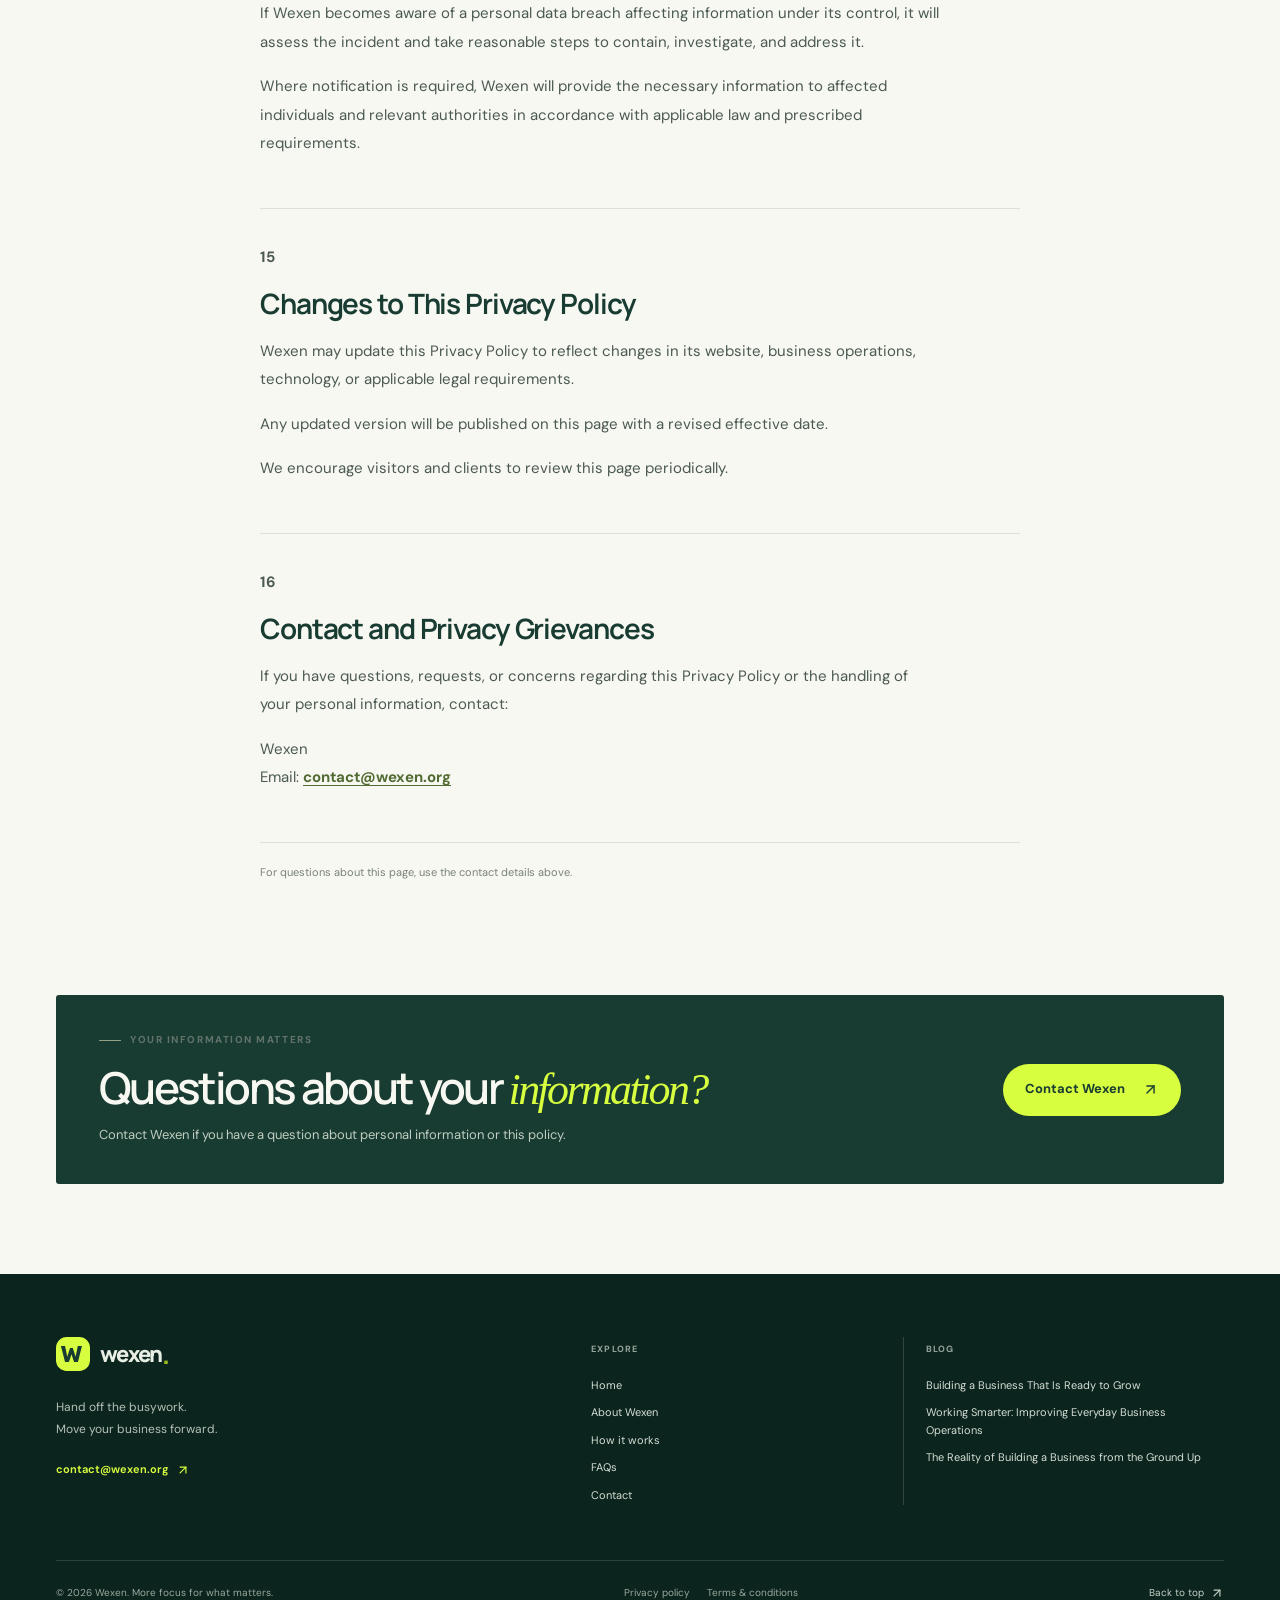
<file: privacy.html>
<!doctype html>
<html lang="en">
  <head>
    <meta charset="UTF-8" />
    <meta name="viewport" content="width=device-width, initial-scale=1.0" />
    <meta name="theme-color" content="#f8f8f2" />
    <title>Privacy Policy | Wexen Business</title>
    <meta
      name="description"
      content="Read how Wexen may collect, use, protect, retain and share personal and business information, and how to contact us about privacy."
    />
    <meta name="keywords" content="Wexen privacy policy, information, data protection, privacy rights" />
    <meta property="og:type" content="website" />
    <meta property="og:site_name" content="Wexen" />
    <meta property="og:title" content="Privacy Policy | Wexen Business" />
    <meta
      property="og:description"
      content="Read how Wexen may collect, use, protect, retain and share personal and business information, and how to contact us about privacy."
    />
    <meta name="twitter:card" content="summary" />
    <meta name="twitter:title" content="Privacy Policy | Wexen Business" />
    <meta
      name="twitter:description"
      content="Read how Wexen may collect, use, protect, retain and share personal and business information, and how to contact us about privacy."
    />
    <link rel="icon" type="image/svg+xml" href="images/wexen-mark.svg" />
    <link rel="preconnect" href="https://fonts.googleapis.com" />
    <link rel="preconnect" href="https://fonts.gstatic.com" crossorigin />
    <link
      href="https://fonts.googleapis.com/css2?family=DM+Sans:wght@400;500;600;700&family=Manrope:wght@400;500;600;700;800&display=swap"
      rel="stylesheet"
    />
    <link rel="stylesheet" href="css/style.css" />
  </head>
  <body>
    <div class="site-shell">
      <a class="skip-link" href="#main-content">Skip to content</a>
      <header class="site-header wrap">
        <a aria-label="Wexen home" href="index.html" class="brand">
          <span class="brand-mark" aria-hidden="true">
            <svg viewBox="0 0 38 38" fill="none">
              <rect width="38" height="38" rx="12" fill="currentColor"></rect>
              <path
                d="M5.5 10h4.6l2.5 12 3.1-9.8h3.1l3.1 9.8 2.5-12h4.6l-4.5 18h-4.3l-2.9-8.8-2.9 8.8h-4.3l-4.6-18Z"
                fill="#183B32"
              ></path>
            </svg>
          </span>
          <span class="brand-name">wexen</span>
          <span class="brand-period" aria-hidden="true">.</span>
        </a>
        <button
          class="menu-toggle"
          type="button"
          aria-label="Open navigation"
          aria-expanded="false"
          aria-controls="primary-navigation"
        >
          <svg
            class="icon-open"
            xmlns="http://www.w3.org/2000/svg"
            width="22"
            height="22"
            viewBox="0 0 24 24"
            fill="none"
            stroke="currentColor"
            stroke-width="2"
            stroke-linecap="round"
            stroke-linejoin="round"
          >
            <line x1="4" x2="20" y1="12" y2="12"></line>
            <line x1="4" x2="20" y1="6" y2="6"></line>
            <line x1="4" x2="20" y1="18" y2="18"></line></svg
          ><svg
            class="icon-close"
            xmlns="http://www.w3.org/2000/svg"
            width="22"
            height="22"
            viewBox="0 0 24 24"
            fill="none"
            stroke="currentColor"
            stroke-width="2"
            stroke-linecap="round"
            stroke-linejoin="round"
          >
            <path d="M18 6 6 18"></path>
            <path d="m6 6 12 12"></path>
          </svg>
        </button>
        <nav id="primary-navigation" class="primary-nav" aria-label="Main navigation">
          <a href="why-wexen.html">About</a>
          <a href="how-it-works.html">How it works</a>
          <a href="faqs.html">FAQs</a>
          <a href="contact.html">Contact</a>
        </nav>
      </header>
      <main id="main-content">
        <div class="detail-page legal-page">
          <section class="page-intro wrap">
            <p class="eyebrow">
              <span class="eyebrow-dash"></span>
              PRIVACY POLICY
            </p>
            <div class="page-intro-grid">
              <h1>
                Your privacy
                <span class="serif-italic">matters to us.</span>
              </h1>
              <div class="page-intro-aside">
                <p>
                  Trust is the foundation of a business relationship. This policy explains how Wexen may collect, use,
                  store, protect and manage information when you visit the website, contact us or work with us.
                </p>
                <span class="intro-note">
                  If a separate written agreement covers your work, review it together with these terms.
                </span>
              </div>
            </div>
          </section>
          <section class="detail-section wrap legal-copy" aria-label="Privacy Policy">
            <nav class="legal-toc" aria-label="In this article">
              <p class="legal-toc-title">In this article <span>16 sections &middot; 7 min read</span></p>
              <ol>
                <li><a href="#privacy-1">Introduction</a></li>
                <li><a href="#privacy-2">Information We May Collect</a></li>
                <li><a href="#privacy-3">How We Use Your Information</a></li>
                <li><a href="#privacy-4">Contact Form and Information Submission</a></li>
                <li><a href="#privacy-5">Legal Basis and Consent</a></li>
                <li><a href="#privacy-6">Sharing and Disclosure of Information</a></li>
                <li><a href="#privacy-7">Data Storage and Retention</a></li>
                <li><a href="#privacy-8">Data Security</a></li>
                <li><a href="#privacy-9">Cookies and Similar Technologies</a></li>
                <li><a href="#privacy-10">International Data Processing</a></li>
                <li><a href="#privacy-11">Your Privacy Rights</a></li>
                <li><a href="#privacy-12">Children’s Privacy</a></li>
                <li><a href="#privacy-13">Third-Party Websites</a></li>
                <li><a href="#privacy-14">Data Breach and Security Incidents</a></li>
                <li><a href="#privacy-15">Changes to This Privacy Policy</a></li>
                <li><a href="#privacy-16">Contact and Privacy Grievances</a></li>
              </ol>
            </nav>
            <article class="legal-section" id="privacy-1">
              <p class="legal-index">01</p>
              <div>
                <h2>Introduction</h2>
                <p>At Wexen, we respect your privacy and recognise the importance of protecting personal information.</p>
                <p>This Privacy Policy explains how Wexen may collect, use, store, process, and protect information when you visit our website, submit an enquiry, communicate with us, or engage with our business.</p>
                <p>Wexen aims to handle personal information responsibly, transparently, and only for legitimate business purposes.</p>
                <p>By using our website or voluntarily providing information to us, you acknowledge the practices described in this Privacy Policy, subject to any consent required under applicable law.</p>
              </div>
            </article>
            <article class="legal-section" id="privacy-2">
              <p class="legal-index">02</p>
              <div>
                <h2>Information We May Collect</h2>
                <p>Depending on how you interact with Wexen, we may collect the following categories of information.</p>
                <h3>Personal Information</h3>
                <p>When you submit our contact form or communicate with us, we may collect:</p>
                <ul>
                  <li>Full name.</li>
                  <li>Email address.</li>
                  <li>Phone number, if provided.</li>
                  <li>Message or enquiry details.</li>
                  <li>Other information you voluntarily share with us.</li>
                </ul>
                <h3>Technical Information</h3>
                <p>When you visit our website, certain technical information may be collected automatically by the website, hosting provider, or related technical services. This may include:</p>
                <ul>
                  <li>Internet Protocol (IP) address.</li>
                  <li>Browser type and version.</li>
                  <li>Device and operating system information.</li>
                  <li>Pages visited and approximate visit times.</li>
                  <li>Referring website or source.</li>
                  <li>Basic website usage and diagnostic information.</li>
                </ul>
                <p>The specific information collected depends on the website configuration and the providers used.</p>
                <h3>Business Communication Information</h3>
                <p>If you enter into discussions or a business engagement with Wexen, we may also process relevant communication records, project information, documents, approvals, and business contact details needed to manage that relationship.</p>
                <p>Please avoid submitting passwords, payment card details, sensitive personal information, or confidential third-party information through a general website contact form.</p>
              </div>
            </article>
            <article class="legal-section" id="privacy-3">
              <p class="legal-index">03</p>
              <div>
                <h2>How We Use Your Information</h2>
                <p>Wexen may use collected information for the following purposes:</p>
                <ul>
                  <li>To receive and respond to enquiries.</li>
                  <li>To understand your requirements and communicate with you.</li>
                  <li>To assess potential business engagements.</li>
                  <li>To prepare proposals, quotations, or relevant documentation.</li>
                  <li>To manage client communication and agreed work.</li>
                  <li>To maintain website functionality and performance.</li>
                  <li>To identify technical errors, suspicious activity, or misuse.</li>
                  <li>To protect our website, business, and users.</li>
                  <li>To comply with applicable legal obligations.</li>
                  <li>To maintain relevant business records.</li>
                </ul>
                <p>We will not use personal information for unrelated purposes without an appropriate lawful basis or required consent.</p>
              </div>
            </article>
            <article class="legal-section" id="privacy-4">
              <p class="legal-index">04</p>
              <div>
                <h2>Contact Form and Information Submission</h2>
                <p>When you submit the Wexen contact form, the information you provide may be transmitted to Wexen for the purpose of responding to your enquiry.</p>
                <p>The form may collect your name, email address, optional phone number, and message.</p>
                <p>If the website contact form is configured to use Google Apps Script and Google Sheets, submitted information may be processed through those services and stored in the associated business spreadsheet.</p>
                <p>Please note that the actual storage and processing arrangement depends on the live website configuration.</p>
              </div>
            </article>
            <article class="legal-section" id="privacy-5">
              <p class="legal-index">05</p>
              <div>
                <h2>Legal Basis and Consent</h2>
                <p>Wexen will process personal information only where there is an appropriate legal basis under applicable law.</p>
                <p>Depending on the circumstances, this may include:</p>
                <ul>
                  <li>Your consent.</li>
                  <li>Responding to a request you have made.</li>
                  <li>Taking steps connected with a proposed or existing business engagement.</li>
                  <li>Meeting legal obligations.</li>
                  <li>Other lawful purposes permitted by applicable law.</li>
                </ul>
                <p>Where consent is required, we will seek it in an appropriate manner. Where applicable, you may withdraw consent by contacting us. Withdrawal does not affect processing that was lawful before the withdrawal or processing supported by another lawful basis.</p>
              </div>
            </article>
            <article class="legal-section" id="privacy-6">
              <p class="legal-index">06</p>
              <div>
                <h2>Sharing and Disclosure of Information</h2>
                <p>Wexen does not sell personal information to third parties.</p>
                <p>We may share relevant information where reasonably necessary with:</p>
                <ul>
                  <li>Website hosting and infrastructure providers.</li>
                  <li>Email and communication providers.</li>
                  <li>Form-processing and data-storage providers.</li>
                  <li>Google services, including Google Sheets and Google Apps Script, if used for contact-form processing.</li>
                  <li>Professional advisers, auditors, or legal representatives.</li>
                  <li>Government authorities, regulators, or law-enforcement agencies where legally required.</li>
                  <li>Other parties where you have authorised the disclosure or applicable law permits it.</li>
                </ul>
                <p>We aim to limit shared information to what is reasonably necessary for the relevant purpose.</p>
                <p>Third-party providers may process information under their own privacy policies and contractual arrangements.</p>
              </div>
            </article>
            <article class="legal-section" id="privacy-7">
              <p class="legal-index">07</p>
              <div>
                <h2>Data Storage and Retention</h2>
                <p>Wexen retains personal information only for as long as reasonably necessary for the purpose for which it was collected, including responding to enquiries, managing business relationships, maintaining records, resolving disputes, and meeting legal obligations.</p>
                <p>Retention periods may vary depending on the nature of the information and applicable requirements.</p>
                <p>When information is no longer required, Wexen will take reasonable steps to delete, anonymise, or securely dispose of it, subject to lawful retention obligations and technical limitations.</p>
              </div>
            </article>
            <article class="legal-section" id="privacy-8">
              <p class="legal-index">08</p>
              <div>
                <h2>Data Security</h2>
                <p>Wexen takes reasonable technical and organisational measures intended to protect personal information against unauthorised access, disclosure, alteration, loss, or misuse.</p>
                <p>Depending on the systems used, these measures may include:</p>
                <ul>
                  <li>Restricted access to business information.</li>
                  <li>Secure account and credential management.</li>
                  <li>Appropriate access controls.</li>
                  <li>Use of reputable hosting and infrastructure providers.</li>
                  <li>Reasonable precautions when sharing documents.</li>
                  <li>Review and maintenance of website security.</li>
                </ul>
                <p>No website, online transmission, or electronic storage system can be guaranteed to be completely secure. Wexen therefore cannot promise absolute security, but aims to handle information with appropriate care.</p>
              </div>
            </article>
            <article class="legal-section" id="privacy-9">
              <p class="legal-index">09</p>
              <div>
                <h2>Cookies and Similar Technologies</h2>
                <p>The Wexen website may use cookies or similar technologies where required for website functionality, security, analytics, or user experience.</p>
                <p>Cookies may be used by the website itself or by third-party services integrated into it.</p>
                <p>Where required, visitors will be provided with appropriate information and choices regarding non-essential cookies.</p>
                <p>You can manage or disable cookies through your browser settings. Some website features may not function properly if certain cookies are disabled.</p>
              </div>
            </article>
            <article class="legal-section" id="privacy-10">
              <p class="legal-index">10</p>
              <div>
                <h2>International Data Processing</h2>
                <p>Some third-party service providers used by Wexen may store or process information on servers located outside India.</p>
                <p>Where personal information is transferred or processed internationally, Wexen will take reasonable steps to ensure that such processing is handled in accordance with applicable legal requirements and relevant contractual safeguards.</p>
              </div>
            </article>
            <article class="legal-section" id="privacy-11">
              <p class="legal-index">11</p>
              <div>
                <h2>Your Privacy Rights</h2>
                <p>Subject to applicable law, you may have rights relating to your personal information, which may include:</p>
                <ul>
                  <li>Requesting information about personal data processed by Wexen.</li>
                  <li>Requesting correction of inaccurate or incomplete information.</li>
                  <li>Requesting deletion of personal information where legally applicable.</li>
                  <li>Withdrawing consent where processing is based on consent.</li>
                  <li>Raising a privacy concern or grievance.</li>
                  <li>Seeking available remedies under applicable law.</li>
                </ul>
                <p>To make a privacy-related request, contact us using the details provided below. We may request reasonable information to verify your identity before responding.</p>
                <p>Certain information may need to be retained where required by law or where another lawful basis applies.</p>
              </div>
            </article>
            <article class="legal-section" id="privacy-12">
              <p class="legal-index">12</p>
              <div>
                <h2>Children’s Privacy</h2>
                <p>The Wexen website is intended for general business and professional audiences and is not designed to knowingly collect personal information from children in circumstances where parental consent or other legal requirements apply.</p>
                <p>If you believe that a child has provided personal information to Wexen inappropriately, please contact us so that the matter can be reviewed and appropriate action can be taken.</p>
              </div>
            </article>
            <article class="legal-section" id="privacy-13">
              <p class="legal-index">13</p>
              <div>
                <h2>Third-Party Websites</h2>
                <p>Our website may contain links to external websites, platforms, or services.</p>
                <p>Wexen is not responsible for the privacy practices, security, content, or policies of third-party websites.</p>
                <p>We recommend reviewing the privacy policy of any external website before sharing personal information with it.</p>
              </div>
            </article>
            <article class="legal-section" id="privacy-14">
              <p class="legal-index">14</p>
              <div>
                <h2>Data Breach and Security Incidents</h2>
                <p>If Wexen becomes aware of a personal data breach affecting information under its control, it will assess the incident and take reasonable steps to contain, investigate, and address it.</p>
                <p>Where notification is required, Wexen will provide the necessary information to affected individuals and relevant authorities in accordance with applicable law and prescribed requirements.</p>
              </div>
            </article>
            <article class="legal-section" id="privacy-15">
              <p class="legal-index">15</p>
              <div>
                <h2>Changes to This Privacy Policy</h2>
                <p>Wexen may update this Privacy Policy to reflect changes in its website, business operations, technology, or applicable legal requirements.</p>
                <p>Any updated version will be published on this page with a revised effective date.</p>
                <p>We encourage visitors and clients to review this page periodically.</p>
              </div>
            </article>
            <article class="legal-section" id="privacy-16">
              <p class="legal-index">16</p>
              <div>
                <h2>Contact and Privacy Grievances</h2>
                <p>If you have questions, requests, or concerns regarding this Privacy Policy or the handling of your personal information, contact:</p>
                <p>Wexen<br />Email: <a href="mailto:contact@wexen.org">contact@wexen.org</a></p>
              </div>
            </article>
            <p class="legal-updated">For questions about this page, use the contact details above.</p>
          </section>
          <section class="detail-cta wrap">
            <div>
              <p class="eyebrow">
                <span class="eyebrow-dash"></span>
                YOUR INFORMATION MATTERS
              </p>
              <h2>
                Questions about your
                <span class="serif-italic">information?</span>
              </h2>
              <p class="detail-cta-copy">
                Contact Wexen if you have a question about personal information or this policy.
              </p>
            </div>
            <a href="contact.html" class="button button-lime">
              Contact Wexen
              <svg
                xmlns="http://www.w3.org/2000/svg"
                width="17"
                height="17"
                viewBox="0 0 24 24"
                fill="none"
                stroke="currentColor"
                stroke-width="2"
                stroke-linecap="round"
                stroke-linejoin="round"
              >
                <path d="M7 7h10v10"></path>
                <path d="M7 17 17 7"></path>
              </svg>
            </a>
          </section>
        </div>
      </main>
      <footer class="site-footer">
        <div class="wrap footer-main">
          <div class="footer-brand-column">
            <a aria-label="Wexen home" href="index.html" class="brand footer-brand">
              <span class="brand-mark" aria-hidden="true">
                <svg viewBox="0 0 38 38" fill="none">
                  <rect width="38" height="38" rx="12" fill="currentColor"></rect>
                  <path
                    d="M5.5 10h4.6l2.5 12 3.1-9.8h3.1l3.1 9.8 2.5-12h4.6l-4.5 18h-4.3l-2.9-8.8-2.9 8.8h-4.3l-4.6-18Z"
                    fill="#183B32"
                  ></path>
                </svg>
              </span>
              <span class="brand-name">wexen</span>
              <span class="brand-period" aria-hidden="true">.</span>
            </a>
            <p>
              Hand off the busywork.
              <br />
              Move your business forward.
            </p>
            <a class="footer-email" href="mailto:contact@wexen.org">
              contact@wexen.org
              <svg
                xmlns="http://www.w3.org/2000/svg"
                width="14"
                height="14"
                viewBox="0 0 24 24"
                fill="none"
                stroke="currentColor"
                stroke-width="2"
                stroke-linecap="round"
                stroke-linejoin="round"
              >
                <path d="M7 7h10v10"></path>
                <path d="M7 17 17 7"></path>
              </svg>
            </a>
          </div>
          <div class="footer-links-column">
            <h3>EXPLORE</h3>
            <a href="index.html">Home</a>
            <a href="why-wexen.html">About Wexen</a>
            <a href="how-it-works.html">How it works</a>
            <a href="faqs.html">FAQs</a>
            <a href="contact.html">Contact</a>
          </div>
          <div class="footer-links-column footer-blog-column">
            <h3>BLOG</h3>
            <a href="blog-growth.html">Building a Business That Is Ready to Grow</a>
            <a href="blog-operations.html">Working Smarter: Improving Everyday Business Operations</a>
            <a href="blog-entrepreneurship.html">The Reality of Building a Business from the Ground Up</a>
          </div>
        </div>
        <div class="wrap footer-bottom">
          <span>
            ©
            <span data-year>2026</span>
            Wexen. More focus for what matters.
          </span>
          <div class="legal-details">
            <a href="privacy.html">Privacy policy</a>
            <a href="terms.html">Terms &amp; conditions</a>
          </div>
          <a class="back-top" href="#main-content">
            Back to top
            <svg
              xmlns="http://www.w3.org/2000/svg"
              width="14"
              height="14"
              viewBox="0 0 24 24"
              fill="none"
              stroke="currentColor"
              stroke-width="2"
              stroke-linecap="round"
              stroke-linejoin="round"
            >
              <path d="M7 7h10v10"></path>
              <path d="M7 17 17 7"></path>
            </svg>
          </a>
        </div>
      </footer>
    </div>
    <script src="js/main.js"></script>
  </body>
</html>
</file>
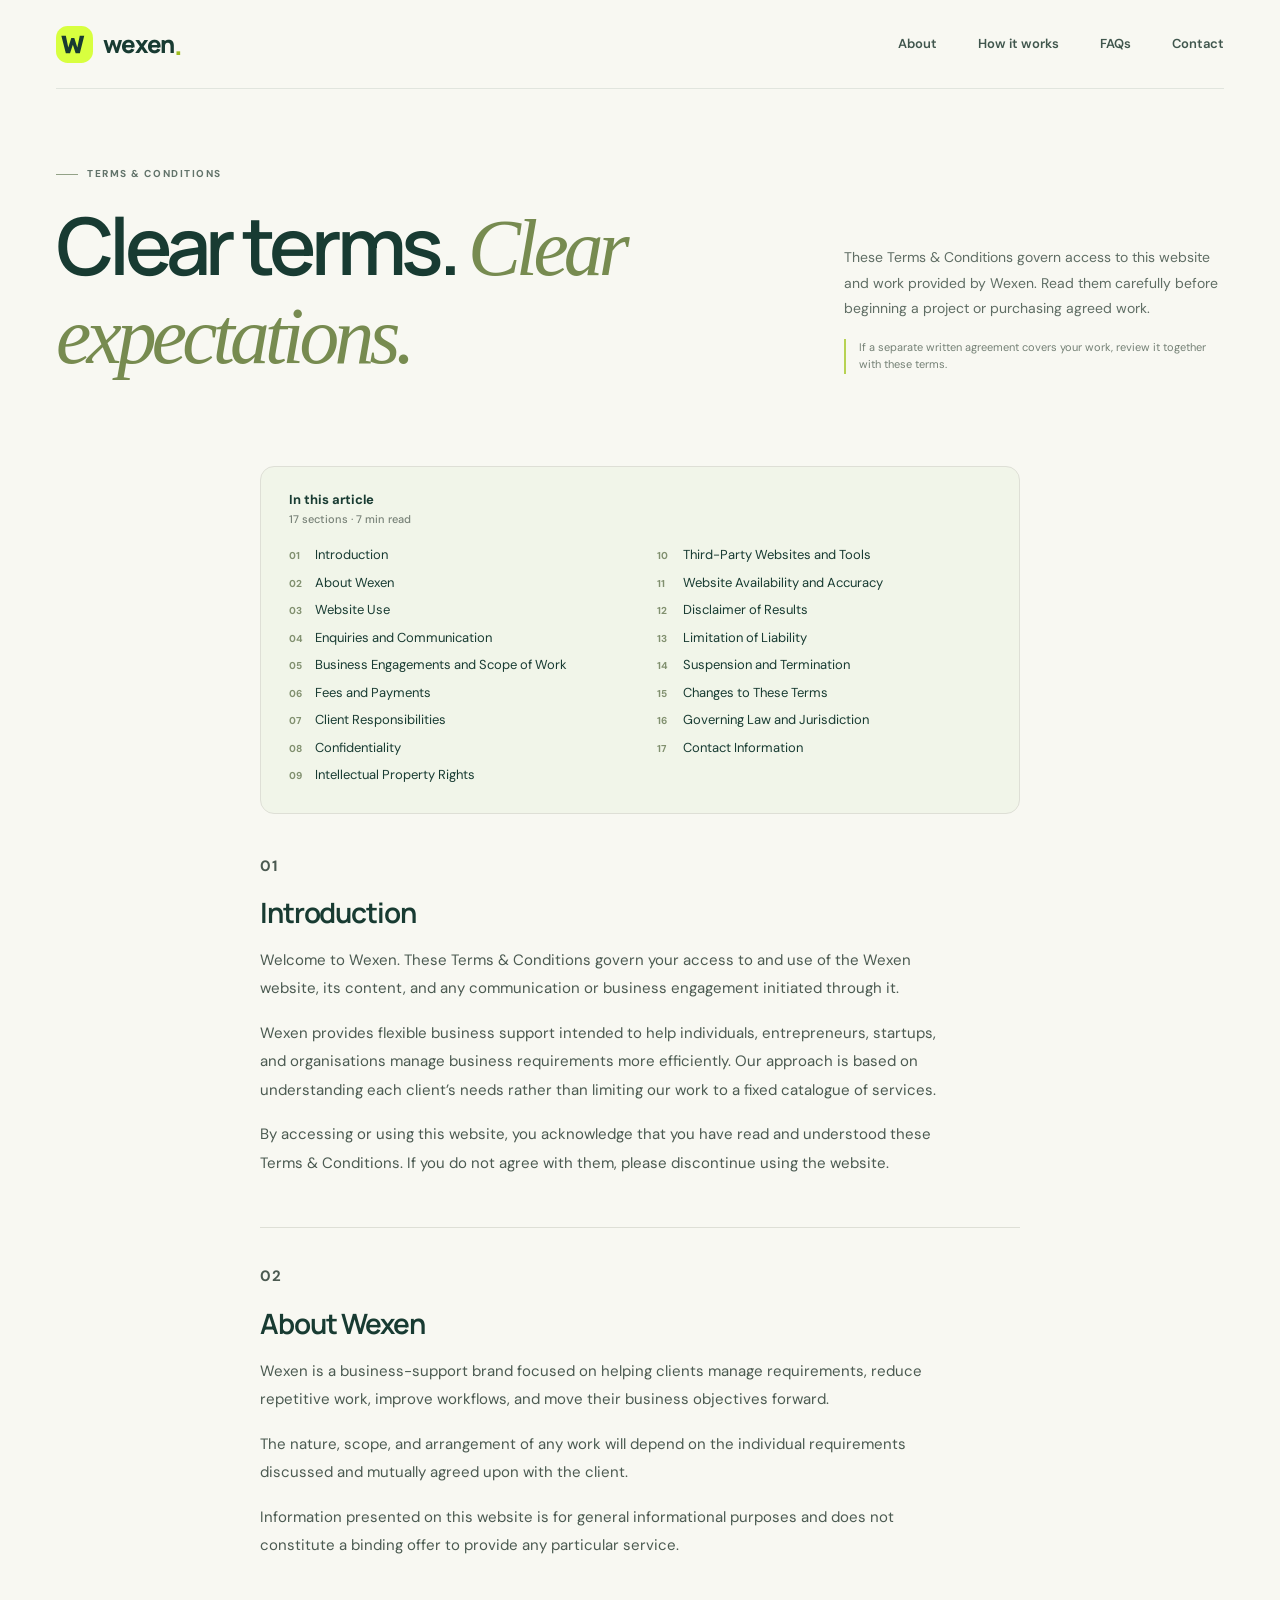
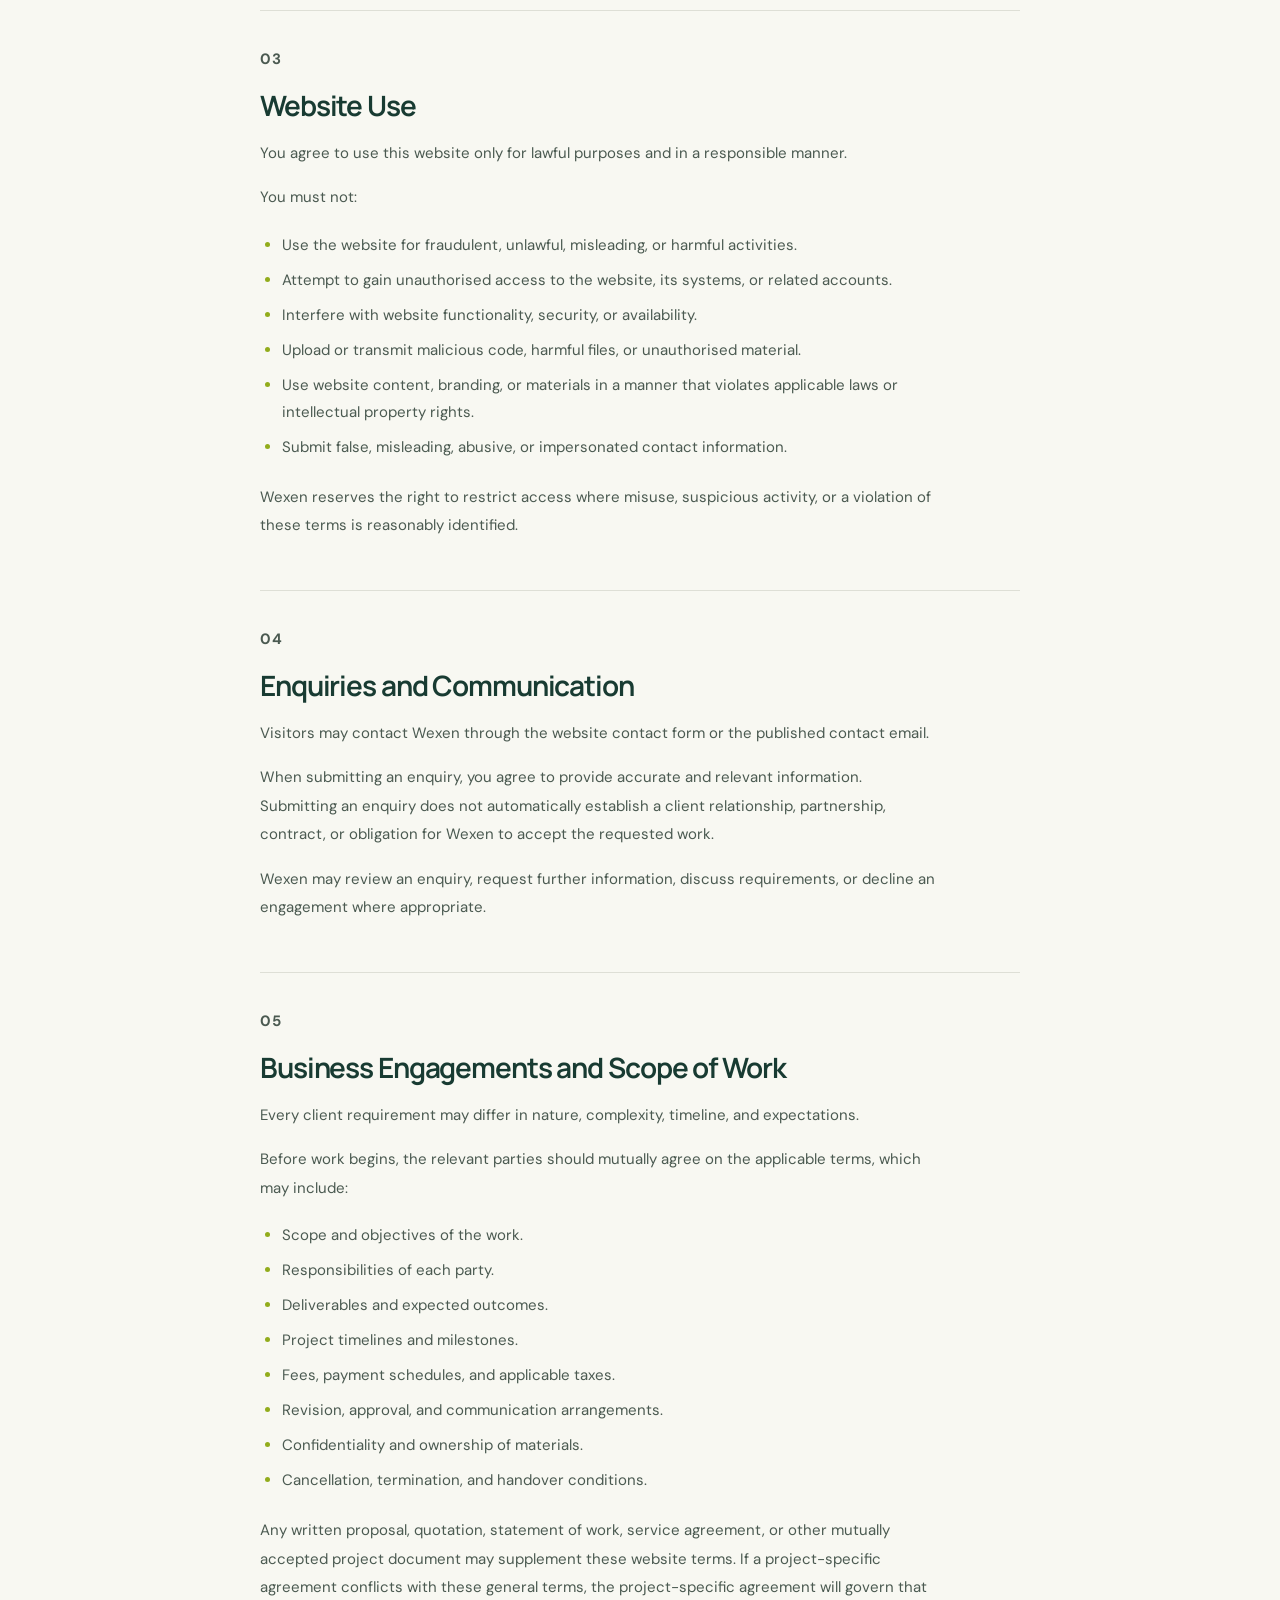
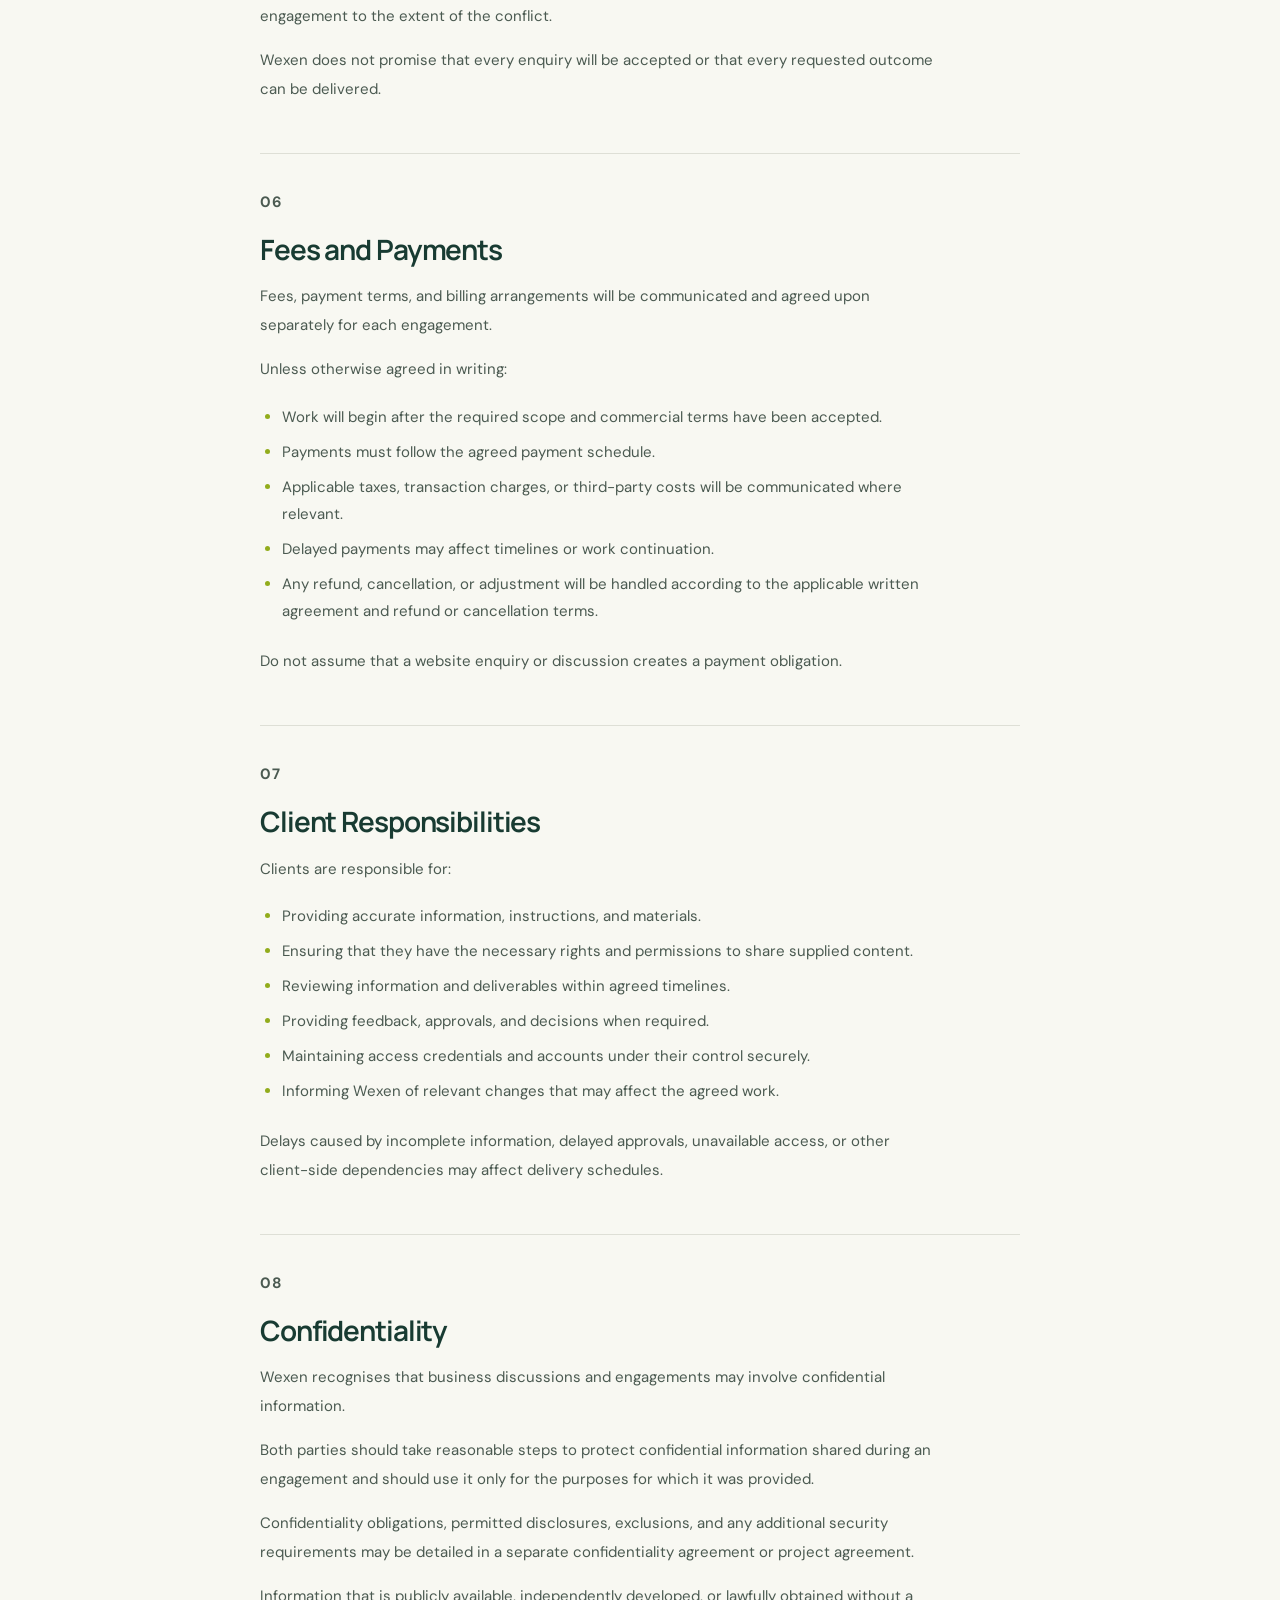
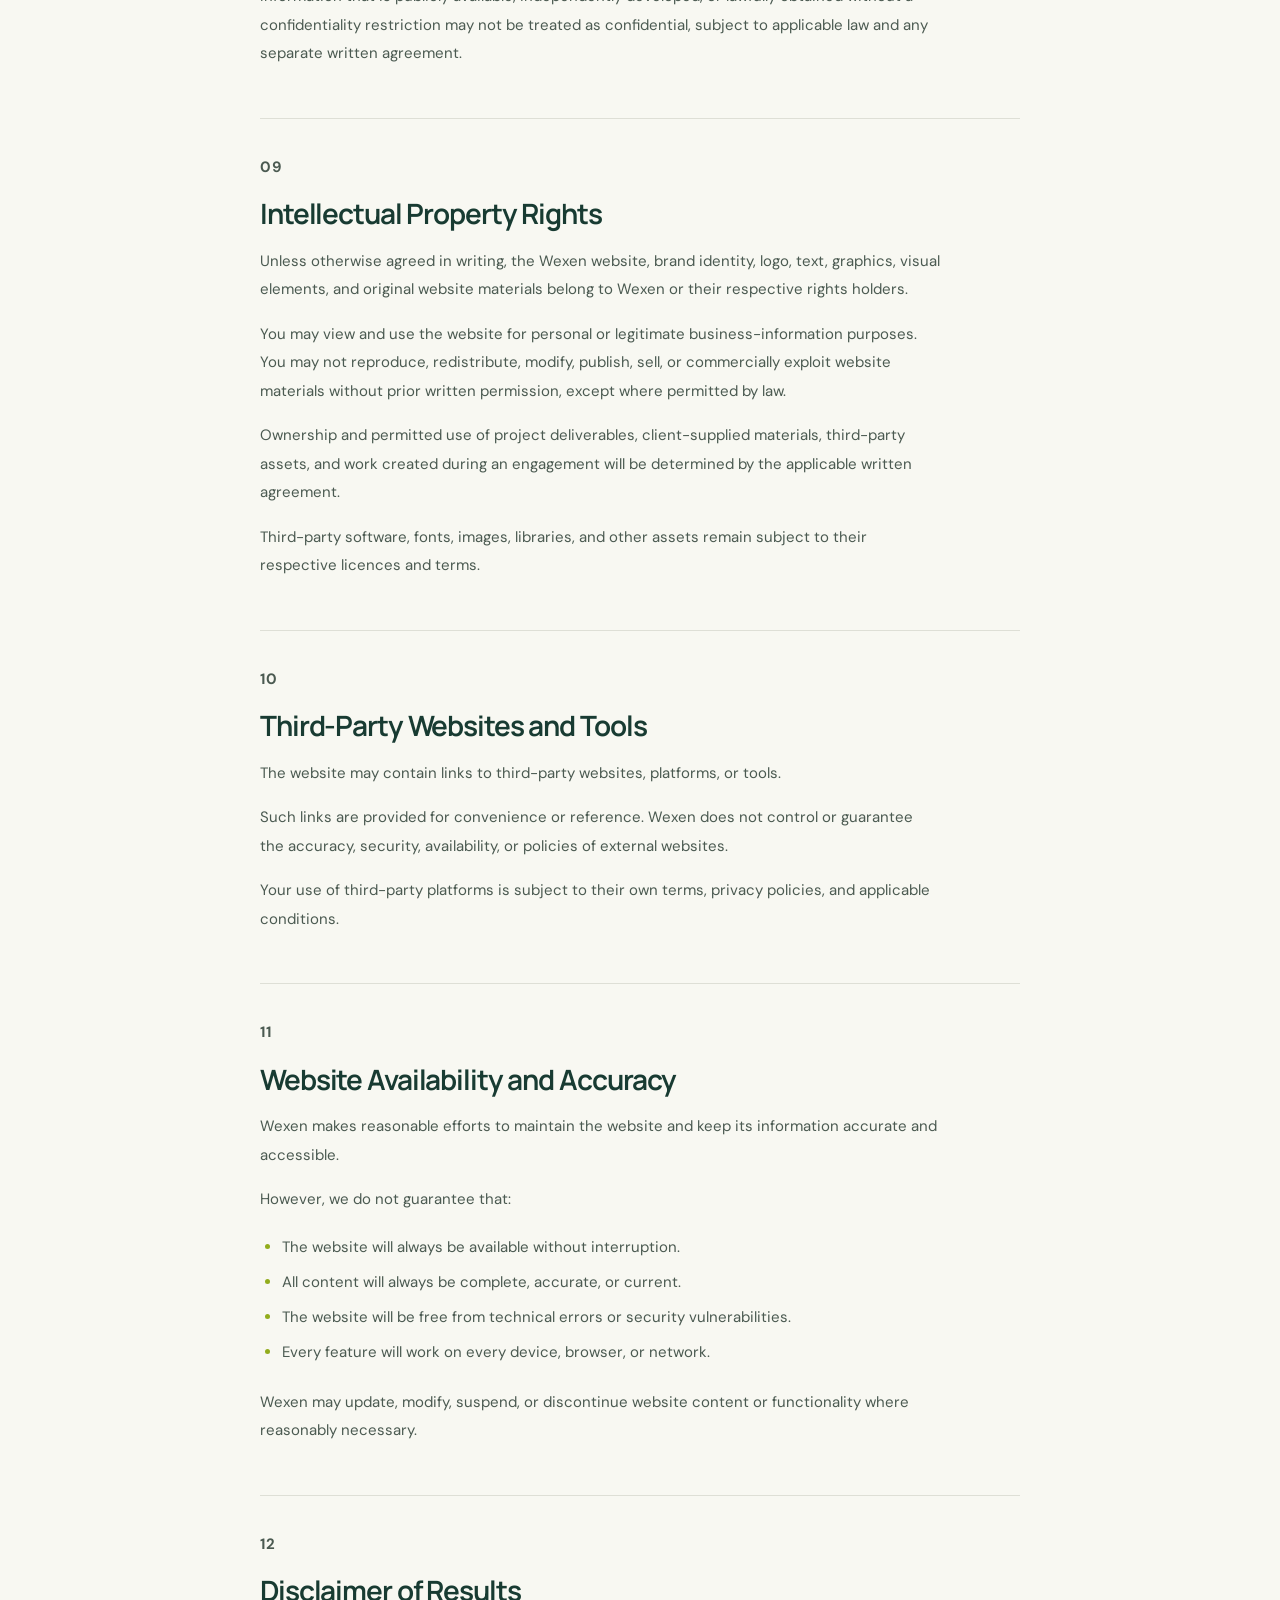
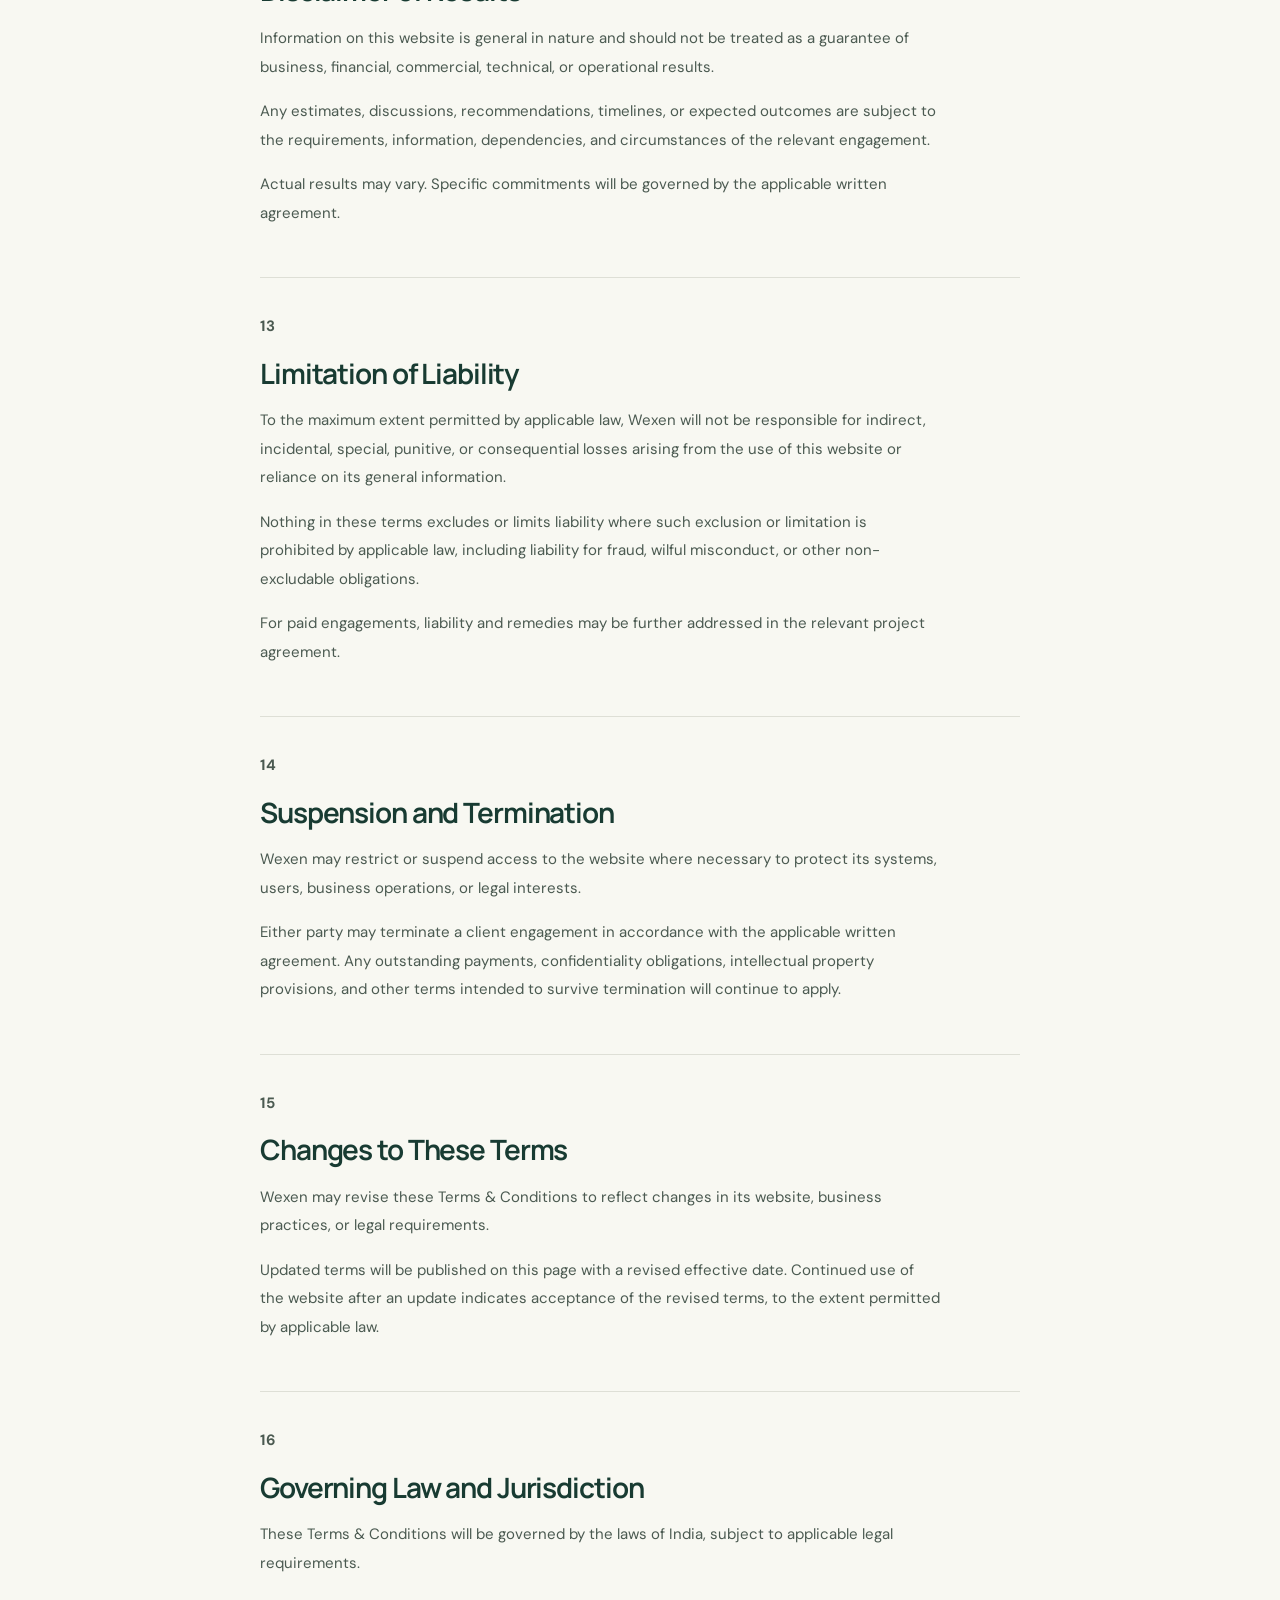
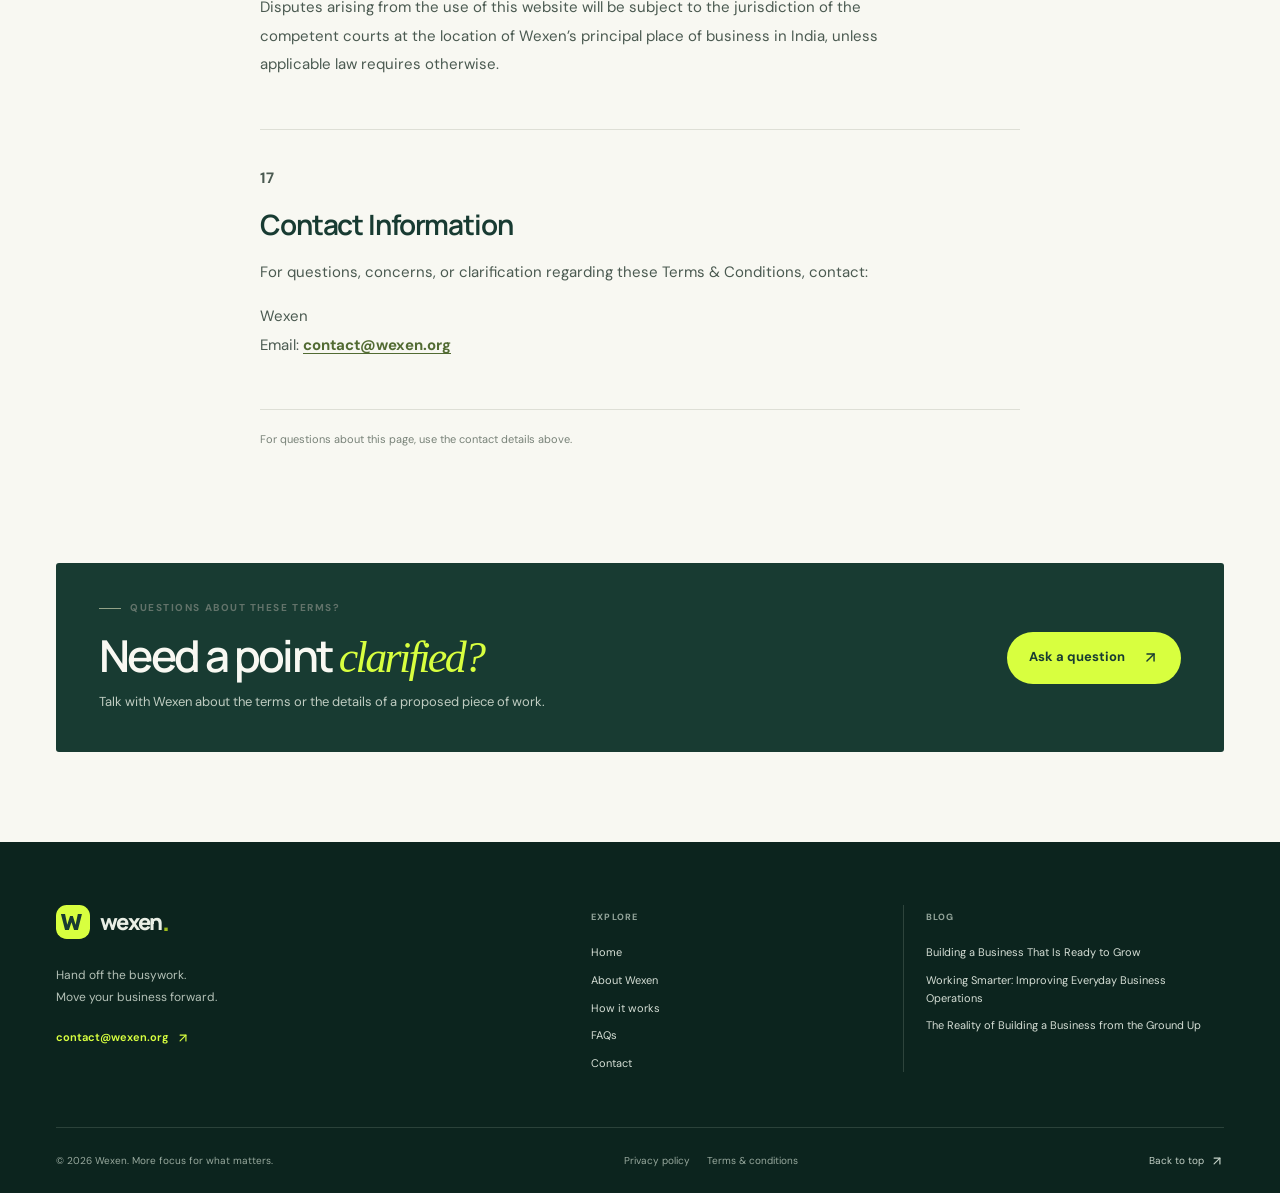
<file: terms.html>
<!doctype html>
<html lang="en">
  <head>
    <meta charset="UTF-8" />
    <meta name="viewport" content="width=device-width, initial-scale=1.0" />
    <meta name="theme-color" content="#f8f8f2" />
    <title>Terms &amp; Conditions | Wexen Business</title>
    <meta
      name="description"
      content="Read Wexen’s terms for agreeing scope, client responsibilities, payment, delivery, confidentiality, intellectual property and ending work."
    />
    <meta name="keywords" content="Wexen terms and conditions, project scope, client responsibilities" />
    <meta property="og:type" content="website" />
    <meta property="og:site_name" content="Wexen" />
    <meta property="og:title" content="Terms &amp; Conditions | Wexen Business" />
    <meta
      property="og:description"
      content="Read Wexen’s terms for agreeing scope, client responsibilities, payment, delivery, confidentiality, intellectual property and ending work."
    />
    <meta name="twitter:card" content="summary" />
    <meta name="twitter:title" content="Terms &amp; Conditions | Wexen Business" />
    <meta
      name="twitter:description"
      content="Read Wexen’s terms for agreeing scope, client responsibilities, payment, delivery, confidentiality, intellectual property and ending work."
    />
    <link rel="icon" type="image/svg+xml" href="images/wexen-mark.svg" />
    <link rel="preconnect" href="https://fonts.googleapis.com" />
    <link rel="preconnect" href="https://fonts.gstatic.com" crossorigin />
    <link
      href="https://fonts.googleapis.com/css2?family=DM+Sans:wght@400;500;600;700&family=Manrope:wght@400;500;600;700;800&display=swap"
      rel="stylesheet"
    />
    <link rel="stylesheet" href="css/style.css" />
  </head>
  <body>
    <div class="site-shell">
      <a class="skip-link" href="#main-content">Skip to content</a>
      <header class="site-header wrap">
        <a aria-label="Wexen home" href="index.html" class="brand">
          <span class="brand-mark" aria-hidden="true">
            <svg viewBox="0 0 38 38" fill="none">
              <rect width="38" height="38" rx="12" fill="currentColor"></rect>
              <path
                d="M5.5 10h4.6l2.5 12 3.1-9.8h3.1l3.1 9.8 2.5-12h4.6l-4.5 18h-4.3l-2.9-8.8-2.9 8.8h-4.3l-4.6-18Z"
                fill="#183B32"
              ></path>
            </svg>
          </span>
          <span class="brand-name">wexen</span>
          <span class="brand-period" aria-hidden="true">.</span>
        </a>
        <button
          class="menu-toggle"
          type="button"
          aria-label="Open navigation"
          aria-expanded="false"
          aria-controls="primary-navigation"
        >
          <svg
            class="icon-open"
            xmlns="http://www.w3.org/2000/svg"
            width="22"
            height="22"
            viewBox="0 0 24 24"
            fill="none"
            stroke="currentColor"
            stroke-width="2"
            stroke-linecap="round"
            stroke-linejoin="round"
          >
            <line x1="4" x2="20" y1="12" y2="12"></line>
            <line x1="4" x2="20" y1="6" y2="6"></line>
            <line x1="4" x2="20" y1="18" y2="18"></line></svg
          ><svg
            class="icon-close"
            xmlns="http://www.w3.org/2000/svg"
            width="22"
            height="22"
            viewBox="0 0 24 24"
            fill="none"
            stroke="currentColor"
            stroke-width="2"
            stroke-linecap="round"
            stroke-linejoin="round"
          >
            <path d="M18 6 6 18"></path>
            <path d="m6 6 12 12"></path>
          </svg>
        </button>
        <nav id="primary-navigation" class="primary-nav" aria-label="Main navigation">
          <a href="why-wexen.html">About</a>
          <a href="how-it-works.html">How it works</a>
          <a href="faqs.html">FAQs</a>
          <a href="contact.html">Contact</a>
        </nav>
      </header>
      <main id="main-content">
        <div class="detail-page legal-page">
          <section class="page-intro wrap">
            <p class="eyebrow">
              <span class="eyebrow-dash"></span>
              TERMS &amp; CONDITIONS
            </p>
            <div class="page-intro-grid">
              <h1>
                Clear terms.
                <span class="serif-italic">Clear expectations.</span>
              </h1>
              <div class="page-intro-aside">
                <p>
                  These Terms &amp; Conditions govern access to this website and work provided by Wexen. Read them
                  carefully before beginning a project or purchasing agreed work.
                </p>
                <span class="intro-note">
                  If a separate written agreement covers your work, review it together with these terms.
                </span>
              </div>
            </div>
          </section>
          <section class="detail-section wrap legal-copy" aria-label="Terms and Conditions">
            <nav class="legal-toc" aria-label="In this article">
              <p class="legal-toc-title">In this article <span>17 sections &middot; 7 min read</span></p>
              <ol>
                <li><a href="#terms-1">Introduction</a></li>
                <li><a href="#terms-2">About Wexen</a></li>
                <li><a href="#terms-3">Website Use</a></li>
                <li><a href="#terms-4">Enquiries and Communication</a></li>
                <li><a href="#terms-5">Business Engagements and Scope of Work</a></li>
                <li><a href="#terms-6">Fees and Payments</a></li>
                <li><a href="#terms-7">Client Responsibilities</a></li>
                <li><a href="#terms-8">Confidentiality</a></li>
                <li><a href="#terms-9">Intellectual Property Rights</a></li>
                <li><a href="#terms-10">Third-Party Websites and Tools</a></li>
                <li><a href="#terms-11">Website Availability and Accuracy</a></li>
                <li><a href="#terms-12">Disclaimer of Results</a></li>
                <li><a href="#terms-13">Limitation of Liability</a></li>
                <li><a href="#terms-14">Suspension and Termination</a></li>
                <li><a href="#terms-15">Changes to These Terms</a></li>
                <li><a href="#terms-16">Governing Law and Jurisdiction</a></li>
                <li><a href="#terms-17">Contact Information</a></li>
              </ol>
            </nav>
            <article class="legal-section" id="terms-1">
              <p class="legal-index">01</p>
              <div>
                <h2>Introduction</h2>
                <p>Welcome to Wexen. These Terms &amp; Conditions govern your access to and use of the Wexen website, its content, and any communication or business engagement initiated through it.</p>
                <p>Wexen provides flexible business support intended to help individuals, entrepreneurs, startups, and organisations manage business requirements more efficiently. Our approach is based on understanding each client’s needs rather than limiting our work to a fixed catalogue of services.</p>
                <p>By accessing or using this website, you acknowledge that you have read and understood these Terms &amp; Conditions. If you do not agree with them, please discontinue using the website.</p>
              </div>
            </article>
            <article class="legal-section" id="terms-2">
              <p class="legal-index">02</p>
              <div>
                <h2>About Wexen</h2>
                <p>Wexen is a business-support brand focused on helping clients manage requirements, reduce repetitive work, improve workflows, and move their business objectives forward.</p>
                <p>The nature, scope, and arrangement of any work will depend on the individual requirements discussed and mutually agreed upon with the client.</p>
                <p>Information presented on this website is for general informational purposes and does not constitute a binding offer to provide any particular service.</p>
              </div>
            </article>
            <article class="legal-section" id="terms-3">
              <p class="legal-index">03</p>
              <div>
                <h2>Website Use</h2>
                <p>You agree to use this website only for lawful purposes and in a responsible manner.</p>
                <p>You must not:</p>
                <ul>
                  <li>Use the website for fraudulent, unlawful, misleading, or harmful activities.</li>
                  <li>Attempt to gain unauthorised access to the website, its systems, or related accounts.</li>
                  <li>Interfere with website functionality, security, or availability.</li>
                  <li>Upload or transmit malicious code, harmful files, or unauthorised material.</li>
                  <li>Use website content, branding, or materials in a manner that violates applicable laws or intellectual property rights.</li>
                  <li>Submit false, misleading, abusive, or impersonated contact information.</li>
                </ul>
                <p>Wexen reserves the right to restrict access where misuse, suspicious activity, or a violation of these terms is reasonably identified.</p>
              </div>
            </article>
            <article class="legal-section" id="terms-4">
              <p class="legal-index">04</p>
              <div>
                <h2>Enquiries and Communication</h2>
                <p>Visitors may contact Wexen through the website contact form or the published contact email.</p>
                <p>When submitting an enquiry, you agree to provide accurate and relevant information. Submitting an enquiry does not automatically establish a client relationship, partnership, contract, or obligation for Wexen to accept the requested work.</p>
                <p>Wexen may review an enquiry, request further information, discuss requirements, or decline an engagement where appropriate.</p>
              </div>
            </article>
            <article class="legal-section" id="terms-5">
              <p class="legal-index">05</p>
              <div>
                <h2>Business Engagements and Scope of Work</h2>
                <p>Every client requirement may differ in nature, complexity, timeline, and expectations.</p>
                <p>Before work begins, the relevant parties should mutually agree on the applicable terms, which may include:</p>
                <ul>
                  <li>Scope and objectives of the work.</li>
                  <li>Responsibilities of each party.</li>
                  <li>Deliverables and expected outcomes.</li>
                  <li>Project timelines and milestones.</li>
                  <li>Fees, payment schedules, and applicable taxes.</li>
                  <li>Revision, approval, and communication arrangements.</li>
                  <li>Confidentiality and ownership of materials.</li>
                  <li>Cancellation, termination, and handover conditions.</li>
                </ul>
                <p>Any written proposal, quotation, statement of work, service agreement, or other mutually accepted project document may supplement these website terms. If a project-specific agreement conflicts with these general terms, the project-specific agreement will govern that engagement to the extent of the conflict.</p>
                <p>Wexen does not promise that every enquiry will be accepted or that every requested outcome can be delivered.</p>
              </div>
            </article>
            <article class="legal-section" id="terms-6">
              <p class="legal-index">06</p>
              <div>
                <h2>Fees and Payments</h2>
                <p>Fees, payment terms, and billing arrangements will be communicated and agreed upon separately for each engagement.</p>
                <p>Unless otherwise agreed in writing:</p>
                <ul>
                  <li>Work will begin after the required scope and commercial terms have been accepted.</li>
                  <li>Payments must follow the agreed payment schedule.</li>
                  <li>Applicable taxes, transaction charges, or third-party costs will be communicated where relevant.</li>
                  <li>Delayed payments may affect timelines or work continuation.</li>
                  <li>Any refund, cancellation, or adjustment will be handled according to the applicable written agreement and refund or cancellation terms.</li>
                </ul>
                <p>Do not assume that a website enquiry or discussion creates a payment obligation.</p>
              </div>
            </article>
            <article class="legal-section" id="terms-7">
              <p class="legal-index">07</p>
              <div>
                <h2>Client Responsibilities</h2>
                <p>Clients are responsible for:</p>
                <ul>
                  <li>Providing accurate information, instructions, and materials.</li>
                  <li>Ensuring that they have the necessary rights and permissions to share supplied content.</li>
                  <li>Reviewing information and deliverables within agreed timelines.</li>
                  <li>Providing feedback, approvals, and decisions when required.</li>
                  <li>Maintaining access credentials and accounts under their control securely.</li>
                  <li>Informing Wexen of relevant changes that may affect the agreed work.</li>
                </ul>
                <p>Delays caused by incomplete information, delayed approvals, unavailable access, or other client-side dependencies may affect delivery schedules.</p>
              </div>
            </article>
            <article class="legal-section" id="terms-8">
              <p class="legal-index">08</p>
              <div>
                <h2>Confidentiality</h2>
                <p>Wexen recognises that business discussions and engagements may involve confidential information.</p>
                <p>Both parties should take reasonable steps to protect confidential information shared during an engagement and should use it only for the purposes for which it was provided.</p>
                <p>Confidentiality obligations, permitted disclosures, exclusions, and any additional security requirements may be detailed in a separate confidentiality agreement or project agreement.</p>
                <p>Information that is publicly available, independently developed, or lawfully obtained without a confidentiality restriction may not be treated as confidential, subject to applicable law and any separate written agreement.</p>
              </div>
            </article>
            <article class="legal-section" id="terms-9">
              <p class="legal-index">09</p>
              <div>
                <h2>Intellectual Property Rights</h2>
                <p>Unless otherwise agreed in writing, the Wexen website, brand identity, logo, text, graphics, visual elements, and original website materials belong to Wexen or their respective rights holders.</p>
                <p>You may view and use the website for personal or legitimate business-information purposes. You may not reproduce, redistribute, modify, publish, sell, or commercially exploit website materials without prior written permission, except where permitted by law.</p>
                <p>Ownership and permitted use of project deliverables, client-supplied materials, third-party assets, and work created during an engagement will be determined by the applicable written agreement.</p>
                <p>Third-party software, fonts, images, libraries, and other assets remain subject to their respective licences and terms.</p>
              </div>
            </article>
            <article class="legal-section" id="terms-10">
              <p class="legal-index">10</p>
              <div>
                <h2>Third-Party Websites and Tools</h2>
                <p>The website may contain links to third-party websites, platforms, or tools.</p>
                <p>Such links are provided for convenience or reference. Wexen does not control or guarantee the accuracy, security, availability, or policies of external websites.</p>
                <p>Your use of third-party platforms is subject to their own terms, privacy policies, and applicable conditions.</p>
              </div>
            </article>
            <article class="legal-section" id="terms-11">
              <p class="legal-index">11</p>
              <div>
                <h2>Website Availability and Accuracy</h2>
                <p>Wexen makes reasonable efforts to maintain the website and keep its information accurate and accessible.</p>
                <p>However, we do not guarantee that:</p>
                <ul>
                  <li>The website will always be available without interruption.</li>
                  <li>All content will always be complete, accurate, or current.</li>
                  <li>The website will be free from technical errors or security vulnerabilities.</li>
                  <li>Every feature will work on every device, browser, or network.</li>
                </ul>
                <p>Wexen may update, modify, suspend, or discontinue website content or functionality where reasonably necessary.</p>
              </div>
            </article>
            <article class="legal-section" id="terms-12">
              <p class="legal-index">12</p>
              <div>
                <h2>Disclaimer of Results</h2>
                <p>Information on this website is general in nature and should not be treated as a guarantee of business, financial, commercial, technical, or operational results.</p>
                <p>Any estimates, discussions, recommendations, timelines, or expected outcomes are subject to the requirements, information, dependencies, and circumstances of the relevant engagement.</p>
                <p>Actual results may vary. Specific commitments will be governed by the applicable written agreement.</p>
              </div>
            </article>
            <article class="legal-section" id="terms-13">
              <p class="legal-index">13</p>
              <div>
                <h2>Limitation of Liability</h2>
                <p>To the maximum extent permitted by applicable law, Wexen will not be responsible for indirect, incidental, special, punitive, or consequential losses arising from the use of this website or reliance on its general information.</p>
                <p>Nothing in these terms excludes or limits liability where such exclusion or limitation is prohibited by applicable law, including liability for fraud, wilful misconduct, or other non-excludable obligations.</p>
                <p>For paid engagements, liability and remedies may be further addressed in the relevant project agreement.</p>
              </div>
            </article>
            <article class="legal-section" id="terms-14">
              <p class="legal-index">14</p>
              <div>
                <h2>Suspension and Termination</h2>
                <p>Wexen may restrict or suspend access to the website where necessary to protect its systems, users, business operations, or legal interests.</p>
                <p>Either party may terminate a client engagement in accordance with the applicable written agreement. Any outstanding payments, confidentiality obligations, intellectual property provisions, and other terms intended to survive termination will continue to apply.</p>
              </div>
            </article>
            <article class="legal-section" id="terms-15">
              <p class="legal-index">15</p>
              <div>
                <h2>Changes to These Terms</h2>
                <p>Wexen may revise these Terms &amp; Conditions to reflect changes in its website, business practices, or legal requirements.</p>
                <p>Updated terms will be published on this page with a revised effective date. Continued use of the website after an update indicates acceptance of the revised terms, to the extent permitted by applicable law.</p>
              </div>
            </article>
            <article class="legal-section" id="terms-16">
              <p class="legal-index">16</p>
              <div>
                <h2>Governing Law and Jurisdiction</h2>
                <p>These Terms &amp; Conditions will be governed by the laws of India, subject to applicable legal requirements.</p>
                <p>Disputes arising from the use of this website will be subject to the jurisdiction of the competent courts at the location of Wexen’s principal place of business in India, unless applicable law requires otherwise.</p>
              </div>
            </article>
            <article class="legal-section" id="terms-17">
              <p class="legal-index">17</p>
              <div>
                <h2>Contact Information</h2>
                <p>For questions, concerns, or clarification regarding these Terms &amp; Conditions, contact:</p>
                <p>Wexen<br />Email: <a href="mailto:contact@wexen.org">contact@wexen.org</a></p>
              </div>
            </article>
            <p class="legal-updated">For questions about this page, use the contact details above.</p>
          </section>
          <section class="detail-cta wrap">
            <div>
              <p class="eyebrow">
                <span class="eyebrow-dash"></span>
                QUESTIONS ABOUT THESE TERMS?
              </p>
              <h2>
                Need a point
                <span class="serif-italic">clarified?</span>
              </h2>
              <p class="detail-cta-copy">Talk with Wexen about the terms or the details of a proposed piece of work.</p>
            </div>
            <a href="contact.html" class="button button-lime">
              Ask a question
              <svg
                xmlns="http://www.w3.org/2000/svg"
                width="17"
                height="17"
                viewBox="0 0 24 24"
                fill="none"
                stroke="currentColor"
                stroke-width="2"
                stroke-linecap="round"
                stroke-linejoin="round"
              >
                <path d="M7 7h10v10"></path>
                <path d="M7 17 17 7"></path>
              </svg>
            </a>
          </section>
        </div>
      </main>
      <footer class="site-footer">
        <div class="wrap footer-main">
          <div class="footer-brand-column">
            <a aria-label="Wexen home" href="index.html" class="brand footer-brand">
              <span class="brand-mark" aria-hidden="true">
                <svg viewBox="0 0 38 38" fill="none">
                  <rect width="38" height="38" rx="12" fill="currentColor"></rect>
                  <path
                    d="M5.5 10h4.6l2.5 12 3.1-9.8h3.1l3.1 9.8 2.5-12h4.6l-4.5 18h-4.3l-2.9-8.8-2.9 8.8h-4.3l-4.6-18Z"
                    fill="#183B32"
                  ></path>
                </svg>
              </span>
              <span class="brand-name">wexen</span>
              <span class="brand-period" aria-hidden="true">.</span>
            </a>
            <p>
              Hand off the busywork.
              <br />
              Move your business forward.
            </p>
            <a class="footer-email" href="mailto:contact@wexen.org">
              contact@wexen.org
              <svg
                xmlns="http://www.w3.org/2000/svg"
                width="14"
                height="14"
                viewBox="0 0 24 24"
                fill="none"
                stroke="currentColor"
                stroke-width="2"
                stroke-linecap="round"
                stroke-linejoin="round"
              >
                <path d="M7 7h10v10"></path>
                <path d="M7 17 17 7"></path>
              </svg>
            </a>
          </div>
          <div class="footer-links-column">
            <h3>EXPLORE</h3>
            <a href="index.html">Home</a>
            <a href="why-wexen.html">About Wexen</a>
            <a href="how-it-works.html">How it works</a>
            <a href="faqs.html">FAQs</a>
            <a href="contact.html">Contact</a>
          </div>
          <div class="footer-links-column footer-blog-column">
            <h3>BLOG</h3>
            <a href="blog-growth.html">Building a Business That Is Ready to Grow</a>
            <a href="blog-operations.html">Working Smarter: Improving Everyday Business Operations</a>
            <a href="blog-entrepreneurship.html">The Reality of Building a Business from the Ground Up</a>
          </div>
        </div>
        <div class="wrap footer-bottom">
          <span>
            ©
            <span data-year>2026</span>
            Wexen. More focus for what matters.
          </span>
          <div class="legal-details">
            <a href="privacy.html">Privacy policy</a>
            <a href="terms.html">Terms &amp; conditions</a>
          </div>
          <a class="back-top" href="#main-content">
            Back to top
            <svg
              xmlns="http://www.w3.org/2000/svg"
              width="14"
              height="14"
              viewBox="0 0 24 24"
              fill="none"
              stroke="currentColor"
              stroke-width="2"
              stroke-linecap="round"
              stroke-linejoin="round"
            >
              <path d="M7 7h10v10"></path>
              <path d="M7 17 17 7"></path>
            </svg>
          </a>
        </div>
      </footer>
    </div>
    <script src="js/main.js"></script>
  </body>
</html>
</file>
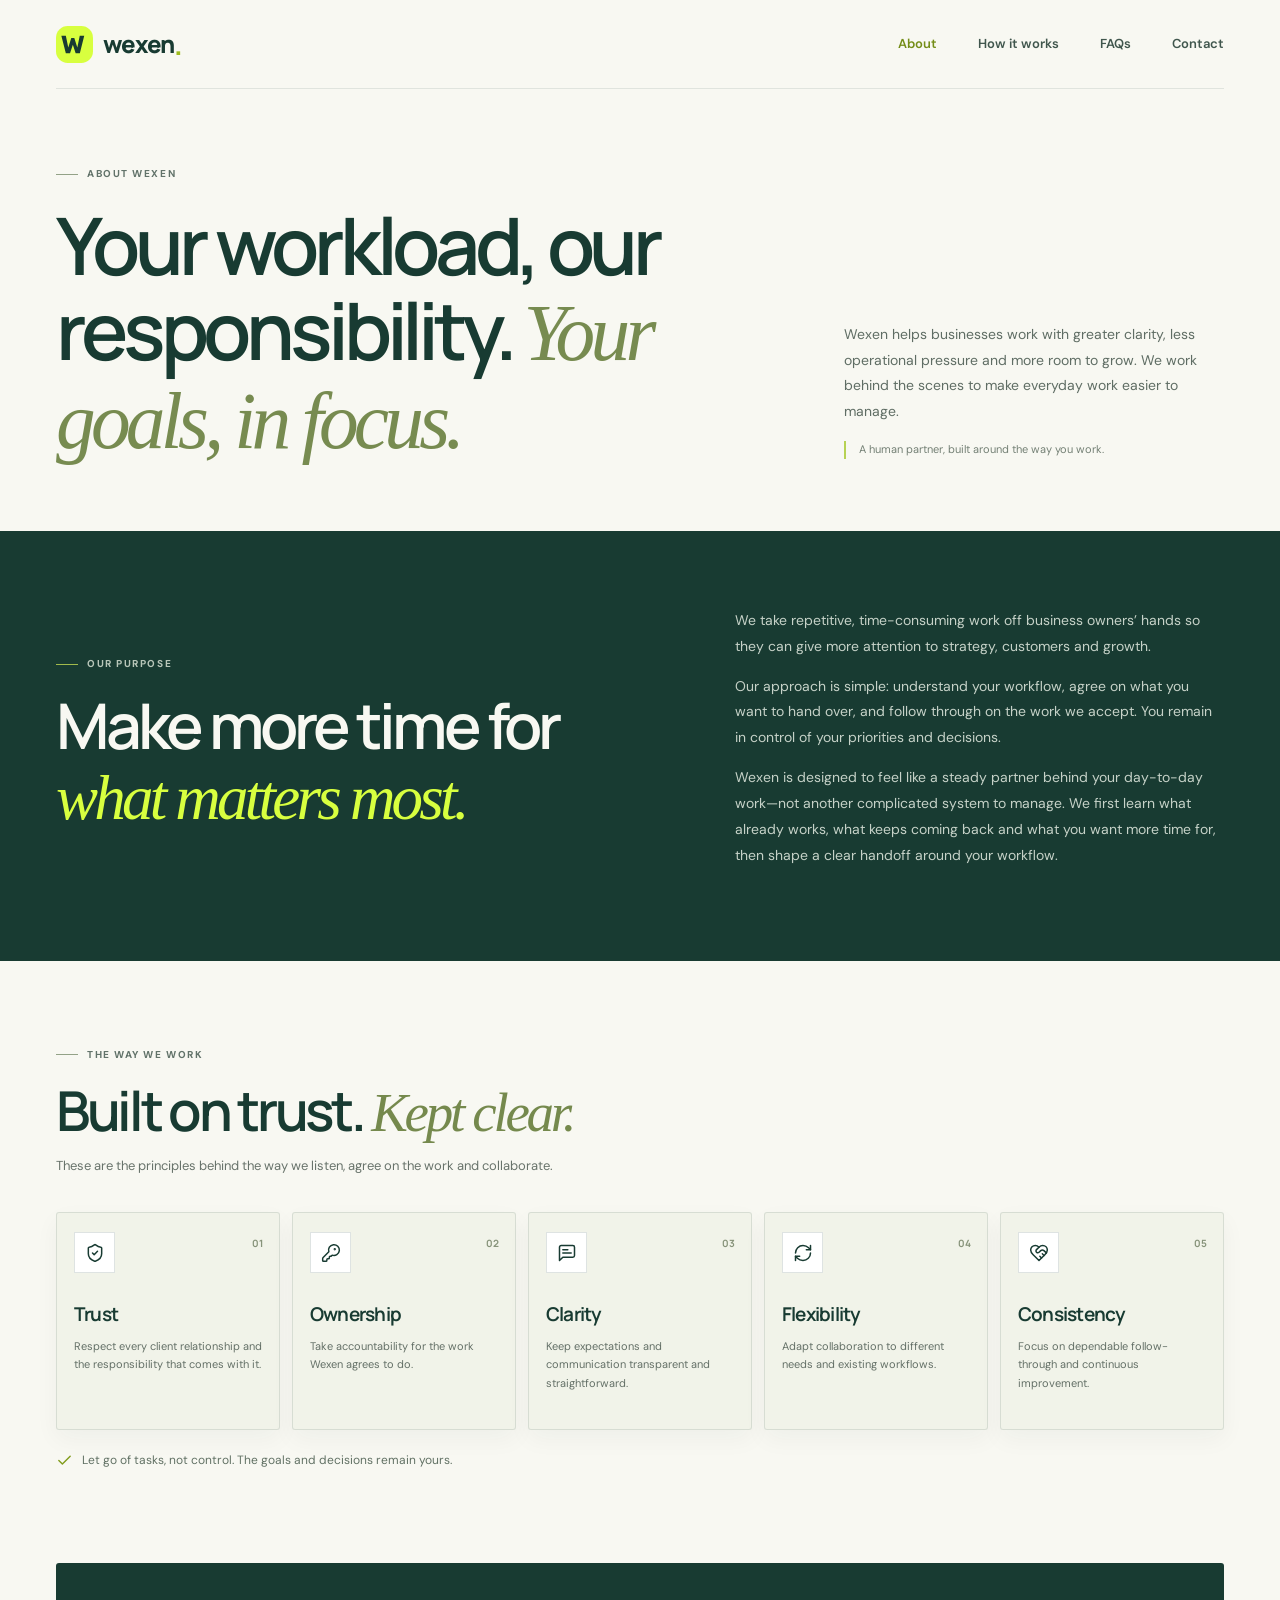
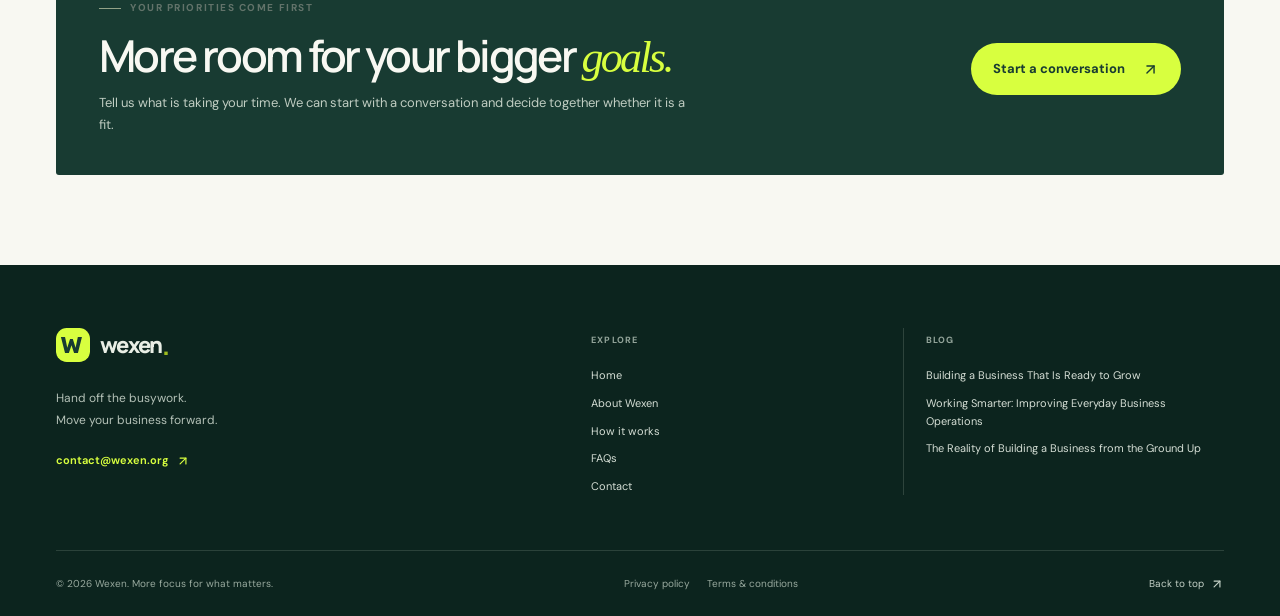
<file: why-wexen.html>
<!doctype html>
<html lang="en">
  <head>
    <meta charset="UTF-8" />
    <meta name="viewport" content="width=device-width, initial-scale=1.0" />
    <meta name="theme-color" content="#f8f8f2" />
    <title>About Wexen | More Focus, Clearer Workflows</title>
    <meta
      name="description"
      content="Wexen helps businesses simplify daily operations through clear, human-led handoffs, creating more room for strategy, customers and meaningful progress."
    />
    <meta name="keywords" content="About Wexen, business operations, trust, clarity, flexible collaboration" />
    <meta property="og:type" content="website" />
    <meta property="og:site_name" content="Wexen" />
    <meta property="og:title" content="About Wexen | More Focus, Clearer Workflows" />
    <meta
      property="og:description"
      content="Wexen helps businesses simplify daily operations through clear, human-led handoffs, creating more room for strategy, customers and meaningful progress."
    />
    <meta name="twitter:card" content="summary" />
    <meta name="twitter:title" content="About Wexen | More Focus, Clearer Workflows" />
    <meta
      name="twitter:description"
      content="Wexen helps businesses simplify daily operations through clear, human-led handoffs, creating more room for strategy, customers and meaningful progress."
    />
    <link rel="icon" type="image/svg+xml" href="images/wexen-mark.svg" />
    <link rel="preconnect" href="https://fonts.googleapis.com" />
    <link rel="preconnect" href="https://fonts.gstatic.com" crossorigin />
    <link
      href="https://fonts.googleapis.com/css2?family=DM+Sans:wght@400;500;600;700&family=Manrope:wght@400;500;600;700;800&display=swap"
      rel="stylesheet"
    />
    <link rel="stylesheet" href="css/style.css" />
  </head>
  <body>
    <div class="site-shell">
      <a class="skip-link" href="#main-content">Skip to content</a>
      <header class="site-header wrap">
        <a aria-label="Wexen home" href="index.html" class="brand">
          <span class="brand-mark" aria-hidden="true">
            <svg viewBox="0 0 38 38" fill="none">
              <rect width="38" height="38" rx="12" fill="currentColor"></rect>
              <path
                d="M5.5 10h4.6l2.5 12 3.1-9.8h3.1l3.1 9.8 2.5-12h4.6l-4.5 18h-4.3l-2.9-8.8-2.9 8.8h-4.3l-4.6-18Z"
                fill="#183B32"
              ></path>
            </svg>
          </span>
          <span class="brand-name">wexen</span>
          <span class="brand-period" aria-hidden="true">.</span>
        </a>
        <button
          class="menu-toggle"
          type="button"
          aria-label="Open navigation"
          aria-expanded="false"
          aria-controls="primary-navigation"
        >
          <svg
            class="icon-open"
            xmlns="http://www.w3.org/2000/svg"
            width="22"
            height="22"
            viewBox="0 0 24 24"
            fill="none"
            stroke="currentColor"
            stroke-width="2"
            stroke-linecap="round"
            stroke-linejoin="round"
          >
            <line x1="4" x2="20" y1="12" y2="12"></line>
            <line x1="4" x2="20" y1="6" y2="6"></line>
            <line x1="4" x2="20" y1="18" y2="18"></line></svg
          ><svg
            class="icon-close"
            xmlns="http://www.w3.org/2000/svg"
            width="22"
            height="22"
            viewBox="0 0 24 24"
            fill="none"
            stroke="currentColor"
            stroke-width="2"
            stroke-linecap="round"
            stroke-linejoin="round"
          >
            <path d="M18 6 6 18"></path>
            <path d="m6 6 12 12"></path>
          </svg>
        </button>
        <nav id="primary-navigation" class="primary-nav" aria-label="Main navigation">
          <a href="why-wexen.html" class="is-active" aria-current="page">About</a>
          <a href="how-it-works.html">How it works</a>
          <a href="faqs.html">FAQs</a>
          <a href="contact.html">Contact</a>
        </nav>
      </header>
      <main id="main-content">
        <div class="detail-page about-page">
          <section class="page-intro wrap">
            <p class="eyebrow">
              <span class="eyebrow-dash"></span>
              ABOUT WEXEN
            </p>
            <div class="page-intro-grid">
              <h1>
                Your workload, our responsibility.
                <span class="serif-italic">Your goals, in focus.</span>
              </h1>
              <div class="page-intro-aside">
                <p>
                  Wexen helps businesses work with greater clarity, less operational pressure and more room to grow. We
                  work behind the scenes to make everyday work easier to manage.
                </p>
                <span class="intro-note">A human partner, built around the way you work.</span>
              </div>
            </div>
          </section>
          <section class="about-purpose-section">
            <div class="wrap about-purpose-grid">
              <div>
                <p class="eyebrow eyebrow-light">
                  <span class="eyebrow-dash"></span>
                  OUR PURPOSE
                </p>
                <h2>
                  Make more time for
                  <span class="lime-italic">what matters most.</span>
                </h2>
              </div>
              <div class="about-purpose-copy">
                <p>
                  We take repetitive, time-consuming work off business owners’ hands so they can give more attention to
                  strategy, customers and growth.
                </p>
                <p>
                  Our approach is simple: understand your workflow, agree on what you want to hand over, and follow
                  through on the work we accept. You remain in control of your priorities and decisions.
                </p>
                <p>
                  Wexen is designed to feel like a steady partner behind your day-to-day work—not another complicated
                  system to manage. We first learn what already works, what keeps coming back and what you want more
                  time for, then shape a clear handoff around your workflow.
                </p>
              </div>
            </div>
          </section>
          <section class="detail-section wrap" aria-labelledby="about-values-title">
            <div class="detail-section-heading">
              <p class="eyebrow">
                <span class="eyebrow-dash"></span>
                THE WAY WE WORK
              </p>
              <h2 id="about-values-title">
                Built on trust.
                <span class="serif-italic">Kept clear.</span>
              </h2>
              <p>These are the principles behind the way we listen, agree on the work and collaborate.</p>
            </div>
            <div class="about-values-grid">
              <article class="about-value-card">
                <span class="about-value-icon">
                  <svg
                    xmlns="http://www.w3.org/2000/svg"
                    width="20"
                    height="20"
                    viewBox="0 0 24 24"
                    fill="none"
                    stroke="currentColor"
                    stroke-width="1.8"
                    stroke-linecap="round"
                    stroke-linejoin="round"
                  >
                    <path
                      d="M20 13c0 5-3.5 7.5-7.66 8.95a1 1 0 0 1-.67-.01C7.5 20.5 4 18 4 13V6a1 1 0 0 1 1-1c2 0 4.5-1.2 6.24-2.72a1.17 1.17 0 0 1 1.52 0C14.51 3.81 17 5 19 5a1 1 0 0 1 1 1z"
                    ></path>
                    <path d="m9 12 2 2 4-4"></path>
                  </svg>
                </span>
                <span class="about-value-number">01</span>
                <h3>Trust</h3>
                <p>Respect every client relationship and the responsibility that comes with it.</p>
              </article>
              <article class="about-value-card">
                <span class="about-value-icon">
                  <svg
                    xmlns="http://www.w3.org/2000/svg"
                    width="20"
                    height="20"
                    viewBox="0 0 24 24"
                    fill="none"
                    stroke="currentColor"
                    stroke-width="1.8"
                    stroke-linecap="round"
                    stroke-linejoin="round"
                  >
                    <path
                      d="M2.586 17.414A2 2 0 0 0 2 18.828V21a1 1 0 0 0 1 1h3a1 1 0 0 0 1-1v-1a1 1 0 0 1 1-1h1a1 1 0 0 0 1-1v-1a1 1 0 0 1 1-1h.172a2 2 0 0 0 1.414-.586l.814-.814a6.5 6.5 0 1 0-4-4z"
                    ></path>
                    <circle cx="16.5" cy="7.5" r=".5" fill="currentColor"></circle>
                  </svg>
                </span>
                <span class="about-value-number">02</span>
                <h3>Ownership</h3>
                <p>Take accountability for the work Wexen agrees to do.</p>
              </article>
              <article class="about-value-card">
                <span class="about-value-icon">
                  <svg
                    xmlns="http://www.w3.org/2000/svg"
                    width="20"
                    height="20"
                    viewBox="0 0 24 24"
                    fill="none"
                    stroke="currentColor"
                    stroke-width="1.8"
                    stroke-linecap="round"
                    stroke-linejoin="round"
                  >
                    <path d="M21 15a2 2 0 0 1-2 2H7l-4 4V5a2 2 0 0 1 2-2h14a2 2 0 0 1 2 2z"></path>
                    <path d="M13 8H7"></path>
                    <path d="M17 12H7"></path>
                  </svg>
                </span>
                <span class="about-value-number">03</span>
                <h3>Clarity</h3>
                <p>Keep expectations and communication transparent and straightforward.</p>
              </article>
              <article class="about-value-card">
                <span class="about-value-icon">
                  <svg
                    xmlns="http://www.w3.org/2000/svg"
                    width="20"
                    height="20"
                    viewBox="0 0 24 24"
                    fill="none"
                    stroke="currentColor"
                    stroke-width="1.8"
                    stroke-linecap="round"
                    stroke-linejoin="round"
                  >
                    <path d="M3 12a9 9 0 0 1 9-9 9.75 9.75 0 0 1 6.74 2.74L21 8"></path>
                    <path d="M21 3v5h-5"></path>
                    <path d="M21 12a9 9 0 0 1-9 9 9.75 9.75 0 0 1-6.74-2.74L3 16"></path>
                    <path d="M8 16H3v5"></path>
                  </svg>
                </span>
                <span class="about-value-number">04</span>
                <h3>Flexibility</h3>
                <p>Adapt collaboration to different needs and existing workflows.</p>
              </article>
              <article class="about-value-card">
                <span class="about-value-icon">
                  <svg
                    xmlns="http://www.w3.org/2000/svg"
                    width="20"
                    height="20"
                    viewBox="0 0 24 24"
                    fill="none"
                    stroke="currentColor"
                    stroke-width="1.8"
                    stroke-linecap="round"
                    stroke-linejoin="round"
                  >
                    <path
                      d="M19 14c1.49-1.46 3-3.21 3-5.5A5.5 5.5 0 0 0 16.5 3c-1.76 0-3 .5-4.5 2-1.5-1.5-2.74-2-4.5-2A5.5 5.5 0 0 0 2 8.5c0 2.3 1.5 4.05 3 5.5l7 7Z"
                    ></path>
                    <path
                      d="M12 5 9.04 7.96a2.17 2.17 0 0 0 0 3.08c.82.82 2.13.85 3 .07l2.07-1.9a2.82 2.82 0 0 1 3.79 0l2.96 2.66"
                    ></path>
                    <path d="m18 15-2-2"></path>
                    <path d="m15 18-2-2"></path>
                  </svg>
                </span>
                <span class="about-value-number">05</span>
                <h3>Consistency</h3>
                <p>Focus on dependable follow-through and continuous improvement.</p>
              </article>
            </div>
            <div class="about-control-note">
              <svg
                xmlns="http://www.w3.org/2000/svg"
                width="17"
                height="17"
                viewBox="0 0 24 24"
                fill="none"
                stroke="currentColor"
                stroke-width="2"
                stroke-linecap="round"
                stroke-linejoin="round"
              >
                <path d="M20 6 9 17l-5-5"></path>
              </svg>
              <p>Let go of tasks, not control. The goals and decisions remain yours.</p>
            </div>
          </section>
          <section class="detail-cta wrap">
            <div>
              <p class="eyebrow">
                <span class="eyebrow-dash"></span>
                YOUR PRIORITIES COME FIRST
              </p>
              <h2>
                More room for your bigger
                <span class="serif-italic">goals.</span>
              </h2>
              <p class="detail-cta-copy">
                Tell us what is taking your time. We can start with a conversation and decide together whether it is a
                fit.
              </p>
            </div>
            <a href="contact.html" class="button button-lime">
              Start a conversation
              <svg
                xmlns="http://www.w3.org/2000/svg"
                width="17"
                height="17"
                viewBox="0 0 24 24"
                fill="none"
                stroke="currentColor"
                stroke-width="2"
                stroke-linecap="round"
                stroke-linejoin="round"
              >
                <path d="M7 7h10v10"></path>
                <path d="M7 17 17 7"></path>
              </svg>
            </a>
          </section>
        </div>
      </main>
      <footer class="site-footer">
        <div class="wrap footer-main">
          <div class="footer-brand-column">
            <a aria-label="Wexen home" href="index.html" class="brand footer-brand">
              <span class="brand-mark" aria-hidden="true">
                <svg viewBox="0 0 38 38" fill="none">
                  <rect width="38" height="38" rx="12" fill="currentColor"></rect>
                  <path
                    d="M5.5 10h4.6l2.5 12 3.1-9.8h3.1l3.1 9.8 2.5-12h4.6l-4.5 18h-4.3l-2.9-8.8-2.9 8.8h-4.3l-4.6-18Z"
                    fill="#183B32"
                  ></path>
                </svg>
              </span>
              <span class="brand-name">wexen</span>
              <span class="brand-period" aria-hidden="true">.</span>
            </a>
            <p>
              Hand off the busywork.
              <br />
              Move your business forward.
            </p>
            <a class="footer-email" href="mailto:contact@wexen.org">
              contact@wexen.org
              <svg
                xmlns="http://www.w3.org/2000/svg"
                width="14"
                height="14"
                viewBox="0 0 24 24"
                fill="none"
                stroke="currentColor"
                stroke-width="2"
                stroke-linecap="round"
                stroke-linejoin="round"
              >
                <path d="M7 7h10v10"></path>
                <path d="M7 17 17 7"></path>
              </svg>
            </a>
          </div>
          <div class="footer-links-column">
            <h3>EXPLORE</h3>
            <a href="index.html">Home</a>
            <a href="why-wexen.html">About Wexen</a>
            <a href="how-it-works.html">How it works</a>
            <a href="faqs.html">FAQs</a>
            <a href="contact.html">Contact</a>
          </div>
          <div class="footer-links-column footer-blog-column">
            <h3>BLOG</h3>
            <a href="blog-growth.html">Building a Business That Is Ready to Grow</a>
            <a href="blog-operations.html">Working Smarter: Improving Everyday Business Operations</a>
            <a href="blog-entrepreneurship.html">The Reality of Building a Business from the Ground Up</a>
          </div>
        </div>
        <div class="wrap footer-bottom">
          <span>
            ©
            <span data-year>2026</span>
            Wexen. More focus for what matters.
          </span>
          <div class="legal-details">
            <a href="privacy.html">Privacy policy</a>
            <a href="terms.html">Terms &amp; conditions</a>
          </div>
          <a class="back-top" href="#main-content">
            Back to top
            <svg
              xmlns="http://www.w3.org/2000/svg"
              width="14"
              height="14"
              viewBox="0 0 24 24"
              fill="none"
              stroke="currentColor"
              stroke-width="2"
              stroke-linecap="round"
              stroke-linejoin="round"
            >
              <path d="M7 7h10v10"></path>
              <path d="M7 17 17 7"></path>
            </svg>
          </a>
        </div>
      </footer>
    </div>
    <script src="js/main.js"></script>
  </body>
</html>
</file>
<file: css/style.css>
@layer base {
  *,
  :after,
  :before,
  ::backdrop {
    box-sizing: border-box;
    border: 0 solid;
    margin: 0;
    padding: 0;
  }
  ::file-selector-button {
    box-sizing: border-box;
    border: 0 solid;
    margin: 0;
    padding: 0;
  }
  html,
  :host {
    -webkit-text-size-adjust: 100%;
    tab-size: 4;
    line-height: 1.5;
    font-family: ui-sans-serif, system-ui, sans-serif, "Apple Color Emoji", "Segoe UI Emoji", "Segoe UI Symbol", "Noto Color Emoji";
    font-feature-settings: var(--default-font-feature-settings, normal);
    font-variation-settings: var(--default-font-variation-settings, normal);
    -webkit-tap-highlight-color: transparent;
  }
  hr {
    height: 0;
    color: inherit;
    border-top-width: 1px;
  }
  abbr:where([title]) {
    -webkit-text-decoration: underline dotted;
    text-decoration: underline dotted;
  }
  h1,
  h2,
  h3,
  h4,
  h5,
  h6 {
    font-size: inherit;
    font-weight: inherit;
  }
  a {
    color: inherit;
    -webkit-text-decoration: inherit;
    text-decoration: inherit;
  }
  b,
  strong {
    font-weight: bolder;
  }
  code,
  kbd,
  samp,
  pre {
    font-family: ui-monospace, SFMono-Regular, Menlo, Monaco, Consolas, "Liberation Mono", "Courier New", monospace;
    font-feature-settings: var(--default-mono-font-feature-settings, normal);
    font-variation-settings: var(
      --default-mono-font-variation-settings,
      normal
    );
    font-size: 1em;
  }
  small {
    font-size: 80%;
  }
  sub,
  sup {
    vertical-align: baseline;
    font-size: 75%;
    line-height: 0;
    position: relative;
  }
  sub {
    bottom: -0.25em;
  }
  sup {
    top: -0.5em;
  }
  table {
    text-indent: 0;
    border-color: inherit;
    border-collapse: collapse;
  }
  :-moz-focusring:where(:not(iframe)) {
    outline: auto;
  }
  progress {
    vertical-align: baseline;
  }
  summary {
    display: list-item;
  }
  ol,
  ul,
  menu {
    list-style: none;
  }
  img,
  svg,
  video,
  canvas,
  audio,
  iframe,
  embed,
  object {
    vertical-align: middle;
    display: block;
  }
  img,
  video {
    max-width: 100%;
    height: auto;
  }
  button,
  input,
  select,
  optgroup,
  textarea {
    font: inherit;
    font-feature-settings: inherit;
    font-variation-settings: inherit;
    letter-spacing: inherit;
    color: inherit;
    opacity: 1;
    background-color: #0000;
    border-radius: 0;
  }
  ::file-selector-button {
    font: inherit;
    font-feature-settings: inherit;
    font-variation-settings: inherit;
    letter-spacing: inherit;
    color: inherit;
    opacity: 1;
    background-color: #0000;
    border-radius: 0;
  }
  :where(select:is([multiple], [size])) optgroup {
    font-weight: bolder;
  }
  :where(select:is([multiple], [size])) optgroup option {
    padding-inline-start: 20px;
  }
  ::file-selector-button {
    margin-inline-end: 4px;
  }
  ::placeholder {
    opacity: 1;
  }
  @supports (not ((-webkit-appearance: -apple-pay-button))) or
    (contain-intrinsic-size: 1px) {
    ::placeholder {
      color: currentColor;
    }
    @supports (color: color-mix(in lab, red, red)) {
      ::placeholder {
        color: color-mix(in oklab, currentcolor 50%, transparent);
      }
    }
  }
  textarea {
    resize: vertical;
  }
  ::-webkit-search-decoration {
    -webkit-appearance: none;
  }
  ::-webkit-date-and-time-value {
    min-height: 1lh;
    text-align: inherit;
  }
  ::-webkit-datetime-edit {
    display: inline-flex;
  }
  ::-webkit-datetime-edit-fields-wrapper {
    padding: 0;
  }
  ::-webkit-datetime-edit {
    padding-block: 0;
  }
  ::-webkit-datetime-edit-year-field {
    padding-block: 0;
  }
  ::-webkit-datetime-edit-month-field {
    padding-block: 0;
  }
  ::-webkit-datetime-edit-day-field {
    padding-block: 0;
  }
  ::-webkit-datetime-edit-hour-field {
    padding-block: 0;
  }
  ::-webkit-datetime-edit-minute-field {
    padding-block: 0;
  }
  ::-webkit-datetime-edit-second-field {
    padding-block: 0;
  }
  ::-webkit-datetime-edit-millisecond-field {
    padding-block: 0;
  }
  ::-webkit-datetime-edit-meridiem-field {
    padding-block: 0;
  }
  ::-webkit-calendar-picker-indicator {
    line-height: 1;
  }
  :-moz-ui-invalid {
    box-shadow: none;
  }
  button,
  input:where([type="button"], [type="reset"], [type="submit"]) {
    appearance: button;
  }
  ::file-selector-button {
    appearance: button;
  }
  ::-webkit-inner-spin-button {
    height: auto;
  }
  ::-webkit-outer-spin-button {
    height: auto;
  }
  [hidden]:where(:not([hidden="until-found"])) {
    display: none !important;
  }
}

@layer utilities {
  .sr-only { clip-path: inset(50%); white-space: nowrap; border-width: 0; width: 1px; height: 1px; margin: -1px; padding: 0; position: absolute; overflow: hidden; }
}

/* 2. Brand tokens + site styles */
:root {
  --ink: #183b32;
  --ink-deep: #102d26;
  --cream: #f8f8f2;
  --paper: #fffefa;
  --line: #dedfd6;
  --lime: #d8ff3f;
  font-family: "DM Sans", sans-serif;
  color: var(--ink);
  background: var(--cream);
  font-synthesis: none;
  text-rendering: optimizeLegibility;
  -webkit-font-smoothing: antialiased;
  -moz-osx-font-smoothing: grayscale;
}

* { box-sizing: border-box; }
html { scroll-behavior: smooth; scroll-padding-top: 96px; }
body { margin: 0; min-width: 320px; background: var(--cream); color: var(--ink); font-family: "DM Sans", sans-serif; font-size: 15px; line-height: 1.6; }
button, input, textarea { font: inherit; }
a { color: inherit; text-decoration: none; }
button, a, summary { -webkit-tap-highlight-color: transparent; }
button:focus-visible, a:focus-visible, summary:focus-visible, input:focus-visible, textarea:focus-visible { outline: 3px solid #a8c62f; outline-offset: 4px; }
::selection { color: var(--ink-deep); background: var(--lime); }

.wrap { width: min(100% - 112px, 1336px); margin-inline: auto; }
.site-shell { overflow: clip; }
.skip-link { position: fixed; z-index: 100; top: 10px; left: 10px; padding: 10px 15px; transform: translateY(-150%); border-radius: 8px; background: var(--lime); color: var(--ink); font-weight: 700; }
.skip-link:focus { transform: translateY(0); }

.site-header { position: relative; z-index: 20; display: flex; align-items: center; justify-content: space-between; min-height: 89px; border-bottom: 1px solid rgba(24, 59, 50, .1); }
.brand { display: inline-flex; align-items: center; gap: 9px; width: fit-content; }
.brand-mark { display: inline-flex; width: 37px; height: 37px; color: var(--lime); }
.brand-mark svg { width: 100%; height: 100%; }
.brand-name { margin-left: 1px; font-family: "Manrope", sans-serif; font-size: 24px; font-weight: 800; letter-spacing: -1.65px; line-height: 1; }
.brand-period { margin-left: -9px; color: #9ebc1e; font-family: "Manrope", sans-serif; font-size: 27px; font-weight: 800; line-height: 1; }
.primary-nav { display: flex; align-items: center; gap: clamp(24px, 3.2vw, 48px); }
.primary-nav > a:not(.nav-cta) { color: #40564d; font-size: 13px; font-weight: 600; transition: color .2s ease; }
.primary-nav > a:not(.nav-cta):hover { color: #92ac1c; }
.nav-cta { display: inline-flex; align-items: center; gap: 13px; min-height: 45px; padding: 0 17px 0 20px; border-radius: 999px; background: var(--ink); color: var(--cream); font-size: 13px; font-weight: 650; transition: background .2s ease, transform .2s ease; }
.nav-cta:hover, .button-dark:hover { transform: translateY(-2px); background: #2b5549; }
.menu-toggle { display: none; }

.hero { display: grid; grid-template-columns: minmax(0, 1.08fr) minmax(360px, .84fr); align-items: center; gap: clamp(48px, 7vw, 110px); padding-top: 77px; padding-bottom: 83px; }
.hero-copy { position: relative; z-index: 1; padding: 16px 0 0 13px; }
.eyebrow { display: flex; align-items: center; gap: 9px; margin: 0; color: #62736a; font-size: 10px; font-weight: 750; letter-spacing: 1.55px; line-height: 1.4; }
.eyebrow-dot { width: 7px; height: 7px; border-radius: 50%; background: #a7ca25; box-shadow: 0 0 0 4px rgba(216, 255, 63, .33); }
.eyebrow-dash { display: inline-block; width: 22px; height: 1px; background: #93a287; }
.hero h1, .section-heading h2, .shopify-copy h2, .about-intro h2, .process-heading h2, .faq-intro h2, .contact-copy h2 { margin: 0; font-family: "Manrope", sans-serif; font-weight: 600; letter-spacing: -.065em; }
.hero h1 { max-width: 760px; margin-top: 27px; font-size: clamp(54px, 6.15vw, 88px); line-height: 1.06; }
.highlight { position: relative; z-index: 0; white-space: normal; padding-inline: .02em; background: linear-gradient(transparent 66%, var(--lime) 66%); -webkit-box-decoration-break: clone; box-decoration-break: clone; }
.highlight::after { display: none; }
.hero-intro { max-width: 506px; margin: 25px 0 0; color: #58685f; font-size: 17px; line-height: 1.72; }
.hero-actions { display: flex; align-items: center; flex-wrap: wrap; gap: 25px; margin-top: 31px; }
.button { display: inline-flex; align-items: center; justify-content: center; gap: 17px; min-height: 53px; padding: 0 22px; border: 0; border-radius: 999px; font-size: 13px; font-weight: 700; transition: transform .2s ease, background .2s ease, color .2s ease, box-shadow .2s ease; }
.button-dark { background: var(--ink); color: var(--paper); box-shadow: 0 7px 18px rgba(24, 59, 50, .12); }
.button-dark:hover { color: var(--lime); }
.text-link { display: inline-flex; align-items: center; gap: 9px; width: fit-content; color: var(--ink); font-size: 13px; font-weight: 700; transition: gap .2s ease, color .2s ease; }
.text-link:hover { gap: 13px; color: #758e18; }
.hero-note { display: flex; align-items: center; gap: 12px; margin-top: 43px; color: #718077; font-size: 11px; font-weight: 550; }
.note-avatars { display: inline-flex; align-items: center; }
.note-avatars i { display: grid; width: 25px; height: 25px; place-items: center; border: 2px solid var(--cream); border-radius: 50%; background: #dae8c3; color: var(--ink); font-size: 9px; font-style: normal; font-weight: 800; }
.note-avatars i + i { margin-left: -7px; background: #f4d4bd; font-size: 12px; }
.hero-art { position: relative; min-width: 0; padding: 5px 17px 40px 24px; }
.hero-art-frame { position: relative; z-index: 1; width: 100%; max-width: 492px; height: 536px; margin-left: auto; overflow: hidden; border: 8px solid rgba(255, 255, 255, .78); border-radius: 220px 220px 24px 24px; background: #e9e6d9; box-shadow: 0 25px 70px rgba(39, 59, 46, .12); }
.hero-image { display: block; width: 100%; height: 100%; object-fit: cover; object-position: center center; }
.image-stamp { position: absolute; right: 17px; bottom: 17px; display: inline-flex; align-items: center; gap: 7px; padding: 10px 13px; border: 1px solid rgba(255, 255, 255, .58); border-radius: 999px; background: rgba(248, 248, 242, .91); color: var(--ink); font-size: 9px; font-weight: 750; letter-spacing: 1px; backdrop-filter: blur(12px); }
.image-stamp svg { color: #89a914; }
.floating-note { position: absolute; z-index: 3; right: 0; bottom: 71px; display: flex; align-items: center; gap: 12px; min-width: 264px; padding: 15px 16px; border: 1px solid rgba(24, 59, 50, .07); border-radius: 15px; background: var(--paper); box-shadow: 0 15px 45px rgba(29, 49, 38, .14); }
.floating-icon { display: grid; width: 34px; height: 34px; flex: 0 0 34px; place-items: center; border-radius: 11px; background: var(--lime); color: var(--ink); }
.floating-note strong, .floating-note small { display: block; }
.floating-note strong { font-size: 12px; font-weight: 750; line-height: 1.4; }
.floating-note small { margin-top: 2px; color: #758078; font-size: 10px; }
.floating-arrow { margin-left: auto; color: #8a9e84; }
.hero-orbit { position: absolute; z-index: 0; top: 32px; left: 2px; display: grid; width: 92px; height: 92px; place-items: center; border: 1px solid rgba(24, 59, 50, .17); border-radius: 50%; color: #8c9a8c; font-family: "Manrope", sans-serif; font-size: 15px; font-weight: 800; transform: rotate(-13deg); }
.hero-orbit::before, .hero-orbit::after { position: absolute; inset: 9px; border: 1px dashed rgba(24, 59, 50, .13); border-radius: 50%; content: ""; }
.hero-orbit::after { inset: -7px; border-style: solid; border-color: transparent #c4d28f transparent transparent; }

.trust-ribbon { display: flex; align-items: center; justify-content: space-between; min-height: 80px; border-top: 1px solid var(--line); border-bottom: 1px solid var(--line); }
.trust-ribbon > p { margin: 0; color: #6f7b72; font-size: 9px; font-weight: 750; letter-spacing: 1.5px; }
.ribbon-items { display: flex; align-items: center; gap: clamp(24px, 5vw, 74px); }
.ribbon-items span { display: inline-flex; align-items: center; gap: 8px; color: #334c41; font-size: 12px; font-weight: 600; }
.ribbon-items svg { color: #89a914; }

.section-pad { padding-top: 116px; padding-bottom: 120px; }
.work-section { background: var(--paper); }
.section-heading-split { display: grid; grid-template-columns: 1.1fr .62fr; align-items: end; gap: 80px; margin-bottom: 51px; }
.section-heading h2, .about-intro h2, .faq-intro h2 { max-width: 700px; margin-top: 20px; font-size: clamp(42px, 5vw, 64px); line-height: 1.13; }
.serif-italic, .lime-italic { font-family: Georgia, "Times New Roman", serif; font-style: italic; font-weight: 400; letter-spacing: -.06em; }
.serif-italic { color: #768b4d; }
.section-aside { max-width: 390px; padding-bottom: 3px; }
.section-aside p { margin: 0 0 19px; color: #667169; font-size: 14px; line-height: 1.75; }
.section-aside .text-link { font-size: 12px; }
.service-grid { display: grid; grid-template-columns: repeat(3, minmax(0, 1fr)); gap: 16px; }
.service-card { position: relative; display: flex; min-height: 367px; flex-direction: column; padding: 25px 25px 24px; overflow: hidden; border: 1px solid rgba(24, 59, 50, .08); border-radius: 18px; transition: transform .25s ease, box-shadow .25s ease; }
.service-card:hover { transform: translateY(-4px); box-shadow: 0 15px 35px rgba(30, 50, 40, .08); }
.card-lime { background: #f0f5d9; }
.card-ivory { background: #f4f3eb; }
.card-peach { background: #f8eee5; }
.service-card-top { display: flex; align-items: center; justify-content: space-between; }
.service-icon { display: grid; width: 43px; height: 43px; place-items: center; border: 1px solid rgba(24, 59, 50, .12); border-radius: 14px; background: rgba(255, 255, 255, .67); color: var(--ink); }
.service-number { color: #788278; font-size: 9px; font-weight: 700; letter-spacing: 1.1px; }
.service-eyebrow { margin: 28px 0 8px; color: #6d7b6e; font-size: 9px; font-weight: 750; letter-spacing: 1.45px; }
.service-card h3 { max-width: 290px; margin: 0; font-family: "Manrope", sans-serif; font-size: clamp(23px, 2.35vw, 30px); font-weight: 600; letter-spacing: -.055em; line-height: 1.2; }
.service-description { max-width: 335px; margin: 12px 0 17px; color: #667169; font-size: 12px; line-height: 1.65; }
.task-list { display: grid; gap: 8px; margin: auto 0 0; padding: 0; list-style: none; }
.task-list li { display: flex; align-items: center; gap: 9px; color: #43554a; font-size: 11px; font-weight: 550; }
.task-check { display: inline-grid; width: 17px; height: 17px; flex: 0 0 17px; place-items: center; border-radius: 50%; background: rgba(255, 255, 255, .74); color: #6e8b16; }
.work-footnote { display: flex; align-items: center; gap: 9px; margin: 24px 0 0; color: #708075; font-size: 11px; }
.footnote-star { color: #9db826; font-size: 15px; }

.shopify-section { position: relative; overflow: hidden; background: var(--ink); color: var(--cream); }
.shopify-section::before { position: absolute; top: -204px; right: -96px; width: 430px; height: 430px; border: 1px solid rgba(216, 255, 63, .13); border-radius: 50%; content: ""; }
.shopify-section::after { position: absolute; top: -162px; right: -54px; width: 346px; height: 346px; border: 1px solid rgba(216, 255, 63, .09); border-radius: 50%; content: ""; }
.shopify-layout { position: relative; z-index: 1; display: grid; grid-template-columns: .91fr 1fr; align-items: center; gap: 80px; min-height: 600px; padding-top: 84px; padding-bottom: 88px; }
.eyebrow-light { color: #b8c6b9; }
.eyebrow-light .eyebrow-dash { background: #a1ba4c; }
.shopify-copy h2, .contact-copy h2 { max-width: 590px; margin-top: 24px; font-size: clamp(49px, 5vw, 67px); line-height: 1.08; }
.lime-italic { color: var(--lime); }
.shopify-intro { max-width: 460px; margin: 22px 0 26px; color: #cad3c9; font-size: 14px; line-height: 1.8; }
.button-lime { background: var(--lime); color: var(--ink); }
.button-lime:hover { transform: translateY(-2px); background: #e6ff86; box-shadow: 0 8px 24px rgba(216, 255, 63, .13); }
.shopify-caption { margin: 17px 0 0; color: #a8b9ae; font-size: 10px; }
.store-visual { position: relative; display: grid; min-height: 405px; place-items: center; }
.store-card { position: relative; z-index: 1; width: min(100%, 480px); padding: 24px 25px 18px; border: 1px solid rgba(24, 59, 50, .09); border-radius: 19px; background: #fffefa; color: var(--ink); box-shadow: 0 24px 80px rgba(2, 17, 12, .26); transform: rotate(1.3deg); }
.store-card-head { display: flex; align-items: center; gap: 11px; }
.store-avatar { display: grid; width: 39px; height: 39px; place-items: center; border-radius: 13px; background: var(--lime); font-family: "Manrope", sans-serif; font-size: 18px; font-weight: 800; letter-spacing: -1.4px; }
.store-label { display: flex; flex-direction: column; gap: 2px; }
.store-label strong { font-size: 11px; font-weight: 800; letter-spacing: .5px; }
.store-label small { color: #7c877e; font-size: 8px; font-weight: 650; letter-spacing: 1px; }
.store-menu { margin-left: auto; color: #718177; font-size: 24px; line-height: 1; }
.store-progress { height: 3px; margin: 19px 0 6px; overflow: hidden; border-radius: 3px; background: #edf0e8; }
.store-progress span { display: block; width: 73%; height: 100%; border-radius: inherit; background: #bbd443; }
.store-task { display: flex; align-items: center; gap: 11px; min-height: 67px; border-bottom: 1px solid #eef0e9; }
.store-task:last-of-type { border-bottom: 0; }
.store-task-icon { display: grid; width: 34px; height: 34px; flex: 0 0 34px; place-items: center; border-radius: 11px; }
.icon-product { background: #edf5d0; color: #647d16; }
.icon-collection { background: #f7e7db; color: #a36d44; }
.icon-store { background: #e5eee9; color: #3b6b58; }
.store-task strong, .store-task small { display: block; }
.store-task strong { font-size: 11px; font-weight: 700; }
.store-task small { margin-top: 2px; color: #7d887e; font-size: 9px; }
.store-status { margin-left: auto; padding: 5px 8px; border-radius: 999px; background: #f0f5db; color: #657d1b; font-size: 8px; font-weight: 800; letter-spacing: .7px; }
.store-card-foot { display: flex; align-items: center; gap: 7px; margin-top: 14px; color: #788378; font-size: 8px; font-weight: 750; letter-spacing: 1px; }
.tiny-dot { width: 6px; height: 6px; border-radius: 50%; background: #a9c332; }
.store-orbit { position: absolute; z-index: 0; display: grid; place-items: center; color: var(--lime); }
.orbit-one { top: 7px; right: 15px; width: 67px; height: 67px; border: 1px solid rgba(216, 255, 63, .48); border-radius: 50%; font-size: 28px; }
.orbit-two { bottom: 14px; left: 3px; width: 36px; height: 36px; border: 1px solid rgba(216, 255, 63, .4); border-radius: 50%; font-size: 20px; }

.about-section { background: #eef2e4; }
.about-layout { display: grid; grid-template-columns: .82fr 1fr; gap: clamp(70px, 12vw, 180px); align-items: start; }
.about-intro h2 { font-size: clamp(43px, 4.8vw, 62px); }
.about-summary { max-width: 420px; margin: 22px 0 21px; color: #647066; font-size: 14px; line-height: 1.85; }
.about-intro .text-link { font-size: 12px; }
.principles-list { padding-top: 4px; }
.principle-row { display: grid; grid-template-columns: 45px 1fr 20px; align-items: start; gap: 16px; padding: 22px 0 24px; border-bottom: 1px solid rgba(24, 59, 50, .15); }
.principle-row:first-child { padding-top: 5px; }
.principle-index { padding-top: 4px; color: #83916f; font-family: "Manrope", sans-serif; font-size: 11px; font-weight: 700; }
.principle-row h3 { margin: 0; font-family: "Manrope", sans-serif; font-size: 16px; font-weight: 650; letter-spacing: -.035em; }
.principle-row p { max-width: 445px; margin: 6px 0 0; color: #69746b; font-size: 11px; line-height: 1.7; }
.principle-arrow { margin-top: 4px; color: #899585; transition: transform .2s ease, color .2s ease; }
.principle-row:hover .principle-arrow { color: #78911b; transform: translate(2px, -2px); }
.principle-signoff { display: flex; align-items: center; gap: 9px; margin-top: 23px; color: #647165; font-size: 10px; font-weight: 650; }
.principle-signoff svg { color: #7c971d; }

.process-section { background: #fafaf5; }
.process-heading { max-width: 650px; }
.process-heading h2 { margin-top: 21px; font-size: clamp(47px, 5.3vw, 69px); line-height: 1.1; }
.process-heading > p:last-child { max-width: 455px; margin: 19px 0 0; color: #667169; font-size: 13px; line-height: 1.75; }
.process-steps { display: grid; grid-template-columns: repeat(3, 1fr); gap: 34px; margin-top: 65px; }
.process-step { position: relative; padding-top: 20px; border-top: 1px solid #d7dcd0; }
.step-top { display: flex; align-items: center; gap: 17px; }
.step-number { display: grid; width: 38px; height: 38px; place-items: center; border: 1px solid #d5dbce; border-radius: 50%; background: #f5f6ed; color: #566957; font-size: 10px; font-weight: 750; }
.step-rule { width: 100%; height: 1px; background-image: linear-gradient(to right, #c7d0bc 50%, transparent 50%); background-size: 8px 1px; }
.process-step h3 { max-width: 260px; margin: 24px 0 8px; font-family: "Manrope", sans-serif; font-size: 21px; font-weight: 650; letter-spacing: -.045em; line-height: 1.3; }
.process-step p { max-width: 305px; margin: 0; color: #68736b; font-size: 12px; line-height: 1.75; }

.faq-section { background: #f0f1e8; }
.faq-layout { display: grid; grid-template-columns: .78fr 1fr; gap: clamp(70px, 11vw, 156px); align-items: start; }
.faq-intro { position: relative; }
.faq-intro h2 { max-width: 455px; font-size: clamp(43px, 4.6vw, 60px); }
.faq-intro > p:not(.eyebrow) { max-width: 360px; margin: 20px 0 18px; color: #67736a; font-size: 12px; line-height: 1.8; }
.faq-intro .text-link { font-size: 12px; }
.faq-spark { position: absolute; right: 10px; bottom: -43px; color: #afc24a; font-size: 43px; transform: rotate(-11deg); }
.faq-list { border-top: 1px solid #d6dbd0; }
.faq-item { border-bottom: 1px solid #d6dbd0; }
.faq-item summary { display: flex; align-items: center; justify-content: space-between; gap: 20px; min-height: 70px; color: #29463b; cursor: pointer; font-family: "Manrope", sans-serif; font-size: 14px; font-weight: 650; letter-spacing: -.02em; list-style: none; }
.faq-item summary::-webkit-details-marker { display: none; }
.faq-toggle { display: grid; width: 28px; height: 28px; flex: 0 0 28px; place-items: center; border: 1px solid #d2d8cb; border-radius: 50%; transition: transform .25s ease, background .2s ease; }
.faq-item[open] .faq-toggle { background: var(--lime); transform: rotate(180deg); }
.faq-item > p { max-width: 555px; margin: -2px 40px 20px 0; color: #667169; font-size: 11px; line-height: 1.8; }

.contact-section { position: relative; overflow: hidden; background: var(--ink-deep); color: var(--cream); }
.contact-layout { position: relative; z-index: 1; display: grid; grid-template-columns: .88fr .74fr; align-items: center; gap: clamp(70px, 11vw, 160px); padding-top: 105px; padding-bottom: 110px; }
.contact-copy h2 { max-width: 620px; font-size: clamp(48px, 5.4vw, 72px); }
.contact-copy > p:not(.eyebrow) { max-width: 420px; margin: 21px 0 25px; color: #b8c7bc; font-size: 14px; line-height: 1.8; }
.contact-note { display: flex; align-items: center; gap: 11px; color: #bac7b9; font-size: 10px; }
.contact-note-icon { display: grid; width: 32px; height: 32px; place-items: center; border: 1px solid rgba(216, 255, 63, .35); border-radius: 50%; color: var(--lime); }
.contact-orbit { position: absolute; right: -120px; bottom: -184px; display: grid; width: 460px; height: 460px; place-items: center; border: 1px solid rgba(216, 255, 63, .1); border-radius: 50%; color: rgba(216, 255, 63, .42); font-family: "Manrope", sans-serif; font-size: 27px; font-weight: 800; }
.contact-orbit::before, .contact-orbit::after { position: absolute; inset: 30px; border: 1px solid rgba(216, 255, 63, .08); border-radius: 50%; content: ""; }
.contact-orbit::after { inset: 61px; }
.inquiry-form { position: relative; z-index: 2; padding: 29px 31px 25px; border: 1px solid rgba(24, 59, 50, .08); border-radius: 17px; background: var(--paper); color: var(--ink); box-shadow: 0 18px 55px rgba(0, 0, 0, .13); }
.form-heading { display: flex; align-items: center; justify-content: space-between; margin-bottom: 22px; color: #647267; font-size: 9px; font-weight: 750; letter-spacing: 1.25px; }
.form-step { color: #9ba897; font-size: 8px; }
.inquiry-form label { display: block; margin: 15px 0 7px; color: #40554a; font-size: 10px; font-weight: 700; }
.inquiry-form input, .inquiry-form textarea { display: block; width: 100%; border: 1px solid #e1e4da; border-radius: 8px; background: #fbfcf8; color: var(--ink); font-size: 11px; transition: border-color .2s ease, box-shadow .2s ease; }
.inquiry-form input { height: 43px; padding: 0 13px; }
.inquiry-form textarea { min-height: 79px; padding: 12px 13px; resize: vertical; }
.inquiry-form input::placeholder, .inquiry-form textarea::placeholder { color: #9aa39b; }
.inquiry-form input:focus, .inquiry-form textarea:focus { border-color: #a5bd37; box-shadow: 0 0 0 3px rgba(216, 255, 63, .2); outline: none; }
.form-submit { width: 100%; justify-content: space-between; margin-top: 17px; min-height: 47px; font-size: 11px; }
.form-note { margin: 11px 0 0; color: #7c877f; font-size: 9px; line-height: 1.55; text-align: center; }

.site-footer { background: #0c241e; color: #e9eee5; }
.footer-main { display: grid; grid-template-columns: 1.12fr .68fr 1.12fr .8fr; gap: 35px; padding-top: 63px; padding-bottom: 55px; }
.footer-brand .brand-mark { width: 34px; height: 34px; }
.footer-brand .brand-name { font-size: 22px; }
.footer-brand .brand-period { font-size: 25px; }
.footer-brand-column > p { margin: 19px 0 16px; color: #b4c1b7; font-size: 12px; line-height: 1.8; }
.footer-email { display: inline-flex; align-items: center; gap: 7px; color: var(--lime); font-size: 11px; font-weight: 650; }
.footer-links-column { display: flex; flex-direction: column; align-items: flex-start; gap: 10px; }
.footer-links-column h3 { margin: 5px 0 10px; color: #93a49a; font-size: 8px; font-weight: 750; letter-spacing: 1.25px; }
.footer-links-column a { color: #d5ded5; font-size: 10px; transition: color .2s ease; }
.footer-links-column a:hover, .footer-email:hover { color: var(--lime); }
.footer-aside { padding: 9px 0 0 12px; border-left: 1px solid rgba(219, 232, 214, .17); }
.footer-aside-mark { color: var(--lime); font-size: 24px; }
.footer-aside p { margin: 5px 0 17px; color: #d4ded4; font-family: "Manrope", sans-serif; font-size: 13px; font-weight: 550; line-height: 1.55; }
.footer-cta { display: inline-flex; align-items: center; gap: 9px; color: var(--lime); font-size: 10px; font-weight: 650; }
.footer-bottom { display: flex; align-items: center; justify-content: space-between; gap: 22px; min-height: 66px; border-top: 1px solid rgba(219, 232, 214, .15); color: #98a99e; font-size: 9px; }
.legal-details { display: flex; gap: 17px; }
.legal-item { position: relative; }
.legal-item summary { color: #c4d1c7; cursor: pointer; list-style: none; }
.legal-item summary::-webkit-details-marker { display: none; }
.legal-item summary:hover { color: var(--lime); }
.legal-item > p { position: absolute; z-index: 10; right: -60px; bottom: calc(100% + 14px); width: min(330px, calc(100vw - 48px)); margin: 0; padding: 15px; border: 1px solid rgba(216, 255, 63, .2); border-radius: 10px; background: #173b32; color: #e4ebe1; font-size: 10px; line-height: 1.7; box-shadow: 0 8px 30px rgba(0, 0, 0, .22); }
.back-top { display: inline-flex; align-items: center; gap: 6px; color: #c4d1c7; }
.legal-caveat { margin-top: -3px; padding-bottom: 18px; color: #87998e; font-size: 8px; }

@media (min-width: 1500px) {
  .hero h1 { font-size: 91px; }
}

@media (max-width: 1080px) {
  .wrap { width: min(100% - 64px, 1336px); }
  .hero { grid-template-columns: minmax(0, 1.05fr) minmax(300px, .82fr); gap: 38px; padding-top: 63px; padding-bottom: 70px; }
  .hero h1 { font-size: clamp(50px, 6.2vw, 68px); }
  .hero-art-frame { height: 480px; }
  .floating-note { right: -7px; min-width: 235px; }
  .section-heading-split { gap: 45px; }
  .shopify-layout { gap: 50px; }
  .about-layout { gap: 70px; }
  .faq-layout { gap: 65px; }
  .contact-layout { gap: 60px; }
  .footer-main { grid-template-columns: 1fr .7fr 1fr .8fr; gap: 25px; }
}

@media (max-width: 760px) {
  .wrap { width: min(100% - 42px, 610px); }
  html { scroll-padding-top: 76px; }
  .site-header { min-height: 73px; }
  .brand-mark { width: 34px; height: 34px; }
  .brand-name { font-size: 22px; }
  .brand-period { font-size: 25px; }
  .menu-toggle { display: grid; width: 43px; height: 43px; place-items: center; border: 1px solid rgba(24, 59, 50, .12); border-radius: 50%; background: transparent; color: var(--ink); }
  .primary-nav { position: absolute; top: calc(100% - 1px); right: -21px; left: -21px; display: none; flex-direction: column; align-items: stretch; gap: 0; padding: 13px 21px 20px; border-bottom: 1px solid var(--line); background: var(--cream); box-shadow: 0 18px 24px rgba(24, 59, 50, .08); }
  .primary-nav.is-open { display: flex; }
  .primary-nav > a:not(.nav-cta) { padding: 13px 0; border-bottom: 1px solid rgba(24, 59, 50, .09); font-size: 14px; }
  .primary-nav .nav-cta { justify-content: center; margin-top: 14px; }
  .hero { grid-template-columns: 1fr; gap: 21px; padding-top: 57px; padding-bottom: 47px; }
  .hero-copy { padding: 0; }
  .eyebrow { font-size: 9px; letter-spacing: 1.25px; }
  .hero h1 { max-width: 550px; margin-top: 22px; font-size: clamp(48px, 11.5vw, 75px); }
  .hero-intro { max-width: 490px; margin-top: 17px; font-size: 14px; }
  .hero-actions { gap: 16px; margin-top: 23px; }
  .button { min-height: 49px; padding-inline: 17px; font-size: 11px; }
  .hero-actions .text-link { font-size: 11px; }
  .hero-note { margin-top: 24px; font-size: 10px; }
  .hero-art { width: min(100%, 470px); margin-inline: auto; padding: 14px 11px 31px 20px; }
  .hero-art-frame { height: clamp(340px, 105vw, 510px); max-width: none; border-width: 6px; border-radius: 180px 180px 21px 21px; }
  .hero-orbit { top: 21px; left: -2px; width: 67px; height: 67px; font-size: 12px; }
  .floating-note { right: -8px; bottom: 59px; min-width: 216px; padding: 11px 12px; gap: 9px; }
  .floating-icon { width: 30px; height: 30px; flex-basis: 30px; }
  .floating-note strong { font-size: 11px; }
  .floating-note small { font-size: 9px; }
  .image-stamp { right: 11px; bottom: 11px; padding: 8px 10px; font-size: 8px; }
  .trust-ribbon { display: block; padding: 17px 0 19px; }
  .trust-ribbon > p { font-size: 8px; }
  .ribbon-items { justify-content: space-between; gap: 10px; margin-top: 13px; }
  .ribbon-items span { gap: 5px; font-size: 9px; }
  .ribbon-items svg { width: 12px; }
  .section-pad { padding-top: 77px; padding-bottom: 80px; }
  .section-heading-split { grid-template-columns: 1fr; gap: 16px; margin-bottom: 27px; }
  .section-heading h2, .about-intro h2, .faq-intro h2 { margin-top: 16px; font-size: clamp(39px, 9vw, 58px); }
  .section-aside { max-width: 500px; }
  .section-aside p { margin-bottom: 11px; font-size: 12px; }
  .service-grid { grid-template-columns: 1fr; gap: 12px; }
  .service-card { min-height: 0; padding: 21px 21px 22px; }
  .service-eyebrow { margin-top: 21px; }
  .service-card h3 { font-size: 25px; }
  .service-description { margin: 9px 0 15px; }
  .task-list { gap: 7px; }
  .work-footnote { align-items: flex-start; font-size: 10px; line-height: 1.6; }
  .shopify-layout { grid-template-columns: 1fr; gap: 24px; padding-top: 77px; padding-bottom: 66px; }
  .shopify-copy h2, .contact-copy h2 { max-width: 510px; margin-top: 18px; font-size: clamp(47px, 10.3vw, 66px); }
  .shopify-intro { margin: 16px 0 21px; font-size: 12px; }
  .shopify-caption { font-size: 9px; }
  .store-visual { min-height: 340px; margin-top: 0; }
  .store-card { padding: 18px 17px 14px; border-radius: 15px; }
  .store-task { min-height: 59px; gap: 9px; }
  .store-task small { font-size: 8px; }
  .store-status { padding: 4px 6px; font-size: 7px; }
  .orbit-one { top: -2px; right: -5px; width: 52px; height: 52px; font-size: 22px; }
  .orbit-two { bottom: 0; left: -9px; }
  .about-layout { grid-template-columns: 1fr; gap: 36px; }
  .about-summary { margin: 15px 0; font-size: 12px; }
  .principle-row { grid-template-columns: 31px 1fr 17px; gap: 11px; padding: 18px 0 20px; }
  .principle-row h3 { font-size: 14px; }
  .principle-row p { font-size: 10px; }
  .principle-signoff { align-items: flex-start; font-size: 9px; }
  .process-heading h2 { margin-top: 17px; font-size: clamp(46px, 10vw, 64px); }
  .process-heading > p:last-child { margin-top: 15px; font-size: 11px; }
  .process-steps { grid-template-columns: 1fr; gap: 22px; margin-top: 37px; }
  .process-step { display: grid; grid-template-columns: 47px 1fr; column-gap: 13px; padding-top: 18px; }
  .step-top { grid-row: span 2; align-items: start; }
  .step-rule { display: none; }
  .step-number { width: 38px; height: 38px; }
  .process-step h3 { max-width: none; margin: 2px 0 5px; font-size: 18px; }
  .process-step p { max-width: 430px; font-size: 10px; }
  .faq-layout { grid-template-columns: 1fr; gap: 34px; }
  .faq-intro > p:not(.eyebrow) { margin: 14px 0; font-size: 11px; }
  .faq-spark { right: 7px; bottom: -5px; font-size: 30px; }
  .faq-item summary { min-height: 62px; font-size: 12px; }
  .faq-item > p { margin-right: 5px; font-size: 10px; }
  .contact-layout { grid-template-columns: 1fr; gap: 35px; padding-top: 76px; padding-bottom: 75px; }
  .contact-copy h2 { font-size: clamp(46px, 10.4vw, 66px); }
  .contact-copy > p:not(.eyebrow) { margin: 16px 0 20px; font-size: 12px; }
  .contact-note { font-size: 9px; }
  .inquiry-form { padding: 23px 20px 20px; }
  .contact-orbit { right: -240px; bottom: 130px; width: 400px; height: 400px; }
  .footer-main { grid-template-columns: 1fr 1fr; gap: 32px 21px; padding-top: 42px; padding-bottom: 38px; }
  .footer-brand-column { grid-column: 1 / -1; }
  .footer-aside { padding-left: 13px; }
  .footer-bottom { min-height: 0; flex-wrap: wrap; gap: 12px 16px; padding-top: 18px; padding-bottom: 19px; font-size: 8px; }
  .footer-bottom > span { flex-basis: 100%; }
  .legal-details { gap: 14px; }
  .legal-item > p { right: auto; left: -60px; bottom: calc(100% + 12px); }
  .legal-caveat { padding-bottom: 15px; font-size: 7px; line-height: 1.6; }
}

@media (max-width: 380px) {
  .wrap { width: calc(100% - 34px); }
  .hero h1 { font-size: 46px; }
  .hero-actions { align-items: flex-start; flex-direction: column; }
  .ribbon-items span { font-size: 8px; }
  .store-card { padding-inline: 13px; }
  .store-task { gap: 7px; }
  .store-task strong { font-size: 10px; }
  .store-task small { font-size: 7px; }
  .store-status { padding-inline: 5px; font-size: 6px; }
  .footer-main { gap: 28px 14px; }
  .footer-links-column:nth-child(3) { grid-column: 1; }
}

@media (prefers-reduced-motion: reduce) {
  *, *::before, *::after { scroll-behavior: auto !important; animation-duration: .01ms !important; animation-iteration-count: 1 !important; transition-duration: .01ms !important; }
}


/* Route-specific page system: shared hierarchy, generous spacing and deep-link cards. */
.primary-nav > a.is-active:not(.nav-cta) { color: #748d17; }
.detail-page { min-height: 65vh; background: var(--cream); }
.page-intro { padding-top: 78px; padding-bottom: 67px; }
.page-intro-grid { display: grid; grid-template-columns: minmax(0, 1.1fr) minmax(280px, .62fr); align-items: end; gap: clamp(52px, 9vw, 128px); margin-top: 22px; }
.page-intro-grid h1 { max-width: 770px; margin: 0; font-family: "Manrope", sans-serif; font-size: clamp(54px, 6.2vw, 82px); font-weight: 600; letter-spacing: -.065em; line-height: 1.07; }
.page-intro-grid h1 .serif-italic { color: #778b50; }
.page-intro-aside { max-width: 425px; padding-bottom: 5px; }
.page-intro-aside > p { margin: 0; color: #5f6d64; font-size: 14px; line-height: 1.82; }
.intro-note { display: block; margin-top: 17px; padding-left: 13px; border-left: 2px solid #b7d253; color: #748075; font-size: 10px; line-height: 1.6; }
.detail-section { padding-top: 87px; padding-bottom: 88px; }
.detail-section-heading { max-width: 760px; margin-bottom: 34px; }
.detail-section-heading h2 { margin: 17px 0 11px; font-family: "Manrope", sans-serif; font-size: clamp(36px, 4.4vw, 55px); font-weight: 600; letter-spacing: -.06em; line-height: 1.14; }
.detail-section-heading h2 .serif-italic { color: #75894d; }
.detail-section-heading > p:last-child { max-width: 610px; margin: 0; color: #68736b; font-size: 12px; line-height: 1.8; }
.service-detail-grid { display: grid; grid-template-columns: repeat(2, minmax(0, 1fr)); gap: 15px; }
.service-detail-card { min-height: 337px; padding: 26px 28px 26px; border: 1px solid rgba(24, 59, 50, .08); border-radius: 18px; }
.detail-card-heading { display: flex; align-items: center; gap: 13px; }
.detail-card-heading .service-eyebrow { margin: 0; }
.service-detail-card h3, .shopify-detail-card h3, .why-principle h3 { max-width: 480px; margin: 26px 0 9px; font-family: "Manrope", sans-serif; font-size: 24px; font-weight: 650; letter-spacing: -.05em; line-height: 1.25; }
.service-detail-card > p, .shopify-detail-card > p, .why-principle > p { max-width: 495px; margin: 0; color: #667169; font-size: 11px; line-height: 1.75; }
.detail-check-list { display: grid; gap: 9px; margin: 20px 0 0; padding: 0; list-style: none; }
.detail-check-list li { display: flex; align-items: flex-start; gap: 8px; color: #45594c; font-size: 10px; line-height: 1.55; }
.detail-check-list svg { flex: 0 0 14px; margin-top: 1px; color: #7e991c; }
.detail-band { overflow: hidden; background: var(--ink); color: var(--cream); }
.detail-band-grid { display: grid; grid-template-columns: 1fr .7fr; align-items: center; gap: clamp(60px, 10vw, 140px); padding-top: 74px; padding-bottom: 76px; }
.detail-band h2, .shopify-handoff-grid h2, .handoff-prep-grid h2, .why-next-inner h2, .home-bottom-inner h2 { max-width: 580px; margin: 20px 0 0; font-family: "Manrope", sans-serif; font-size: clamp(43px, 5vw, 64px); font-weight: 600; letter-spacing: -.065em; line-height: 1.1; }
.detail-band-copy > p { margin: 0 0 20px; color: #c3cfc5; font-size: 12px; line-height: 1.85; }
.text-link-light { color: var(--lime); font-size: 12px; }
.fit-panel { display: grid; grid-template-columns: 1.04fr .8fr; gap: clamp(35px, 8vw, 110px); align-items: center; padding: 42px 45px; border: 1px solid rgba(24, 59, 50, .08); border-radius: 20px; background: #edf2e3; }
.fit-panel h2 { max-width: 580px; margin: 17px 0 0; font-family: "Manrope", sans-serif; font-size: clamp(34px, 4vw, 49px); font-weight: 600; letter-spacing: -.06em; line-height: 1.15; }
.fit-panel h2 .serif-italic { color: #75894d; }
.fit-copy > p { margin: 0 0 16px; color: #5f6d64; font-size: 12px; line-height: 1.8; }
.fit-signoff { display: flex; align-items: flex-start; gap: 8px; color: #596b5d; font-size: 10px; line-height: 1.6; }
.fit-signoff svg { flex: 0 0 17px; color: #829b20; }
.detail-cta { display: flex; align-items: center; justify-content: space-between; gap: 35px; margin-top: 5px; margin-bottom: 90px; padding: 38px 43px; border-radius: 19px; background: var(--ink); color: var(--cream); }
.detail-cta h2 { max-width: 720px; margin: 15px 0 8px; font-family: "Manrope", sans-serif; font-size: clamp(31px, 3.5vw, 44px); font-weight: 600; letter-spacing: -.06em; line-height: 1.14; }
.detail-cta h2 .serif-italic { color: var(--lime); }
.detail-cta-copy { max-width: 590px; margin: 0; color: #c0cdc2; font-size: 11px; line-height: 1.7; }
.detail-cta > .button { flex: 0 0 auto; }

.home-pages { background: var(--paper); }
.home-pages-heading { margin-bottom: 38px; }
.home-pages-grid { display: grid; grid-template-columns: repeat(3, minmax(0, 1fr)); gap: 14px; }
.home-route-card { display: flex; min-height: 283px; flex-direction: column; padding: 22px 23px 21px; border: 1px solid rgba(24, 59, 50, .08); border-radius: 17px; color: var(--ink); transition: transform .22s ease, box-shadow .22s ease; }
.home-route-card:hover { transform: translateY(-4px); box-shadow: 0 14px 32px rgba(30, 50, 40, .09); }
.home-tile-green { background: #edf2e4; }
.home-tile-lime { background: #f0f5d9; }
.home-tile-peach { background: #f8eee5; }
.home-tile-paper { background: #f8f8f2; }
.home-card-top { display: flex; align-items: center; justify-content: space-between; }
.home-card-icon { display: grid; width: 41px; height: 41px; place-items: center; border: 1px solid rgba(24, 59, 50, .12); border-radius: 13px; background: rgba(255, 255, 255, .72); }
.home-card-label { margin-top: 23px; color: #748075; font-size: 8px; font-weight: 750; letter-spacing: 1.35px; }
.home-card-title { display: block; max-width: 290px; margin-top: 7px; font-family: "Manrope", sans-serif; font-size: 22px; font-weight: 650; letter-spacing: -.045em; line-height: 1.25; }
.home-card-description { display: block; max-width: 335px; margin-top: 8px; color: #657167; font-size: 10px; line-height: 1.7; }
.home-card-link { display: inline-flex; align-items: center; gap: 7px; margin-top: auto; padding-top: 17px; color: #355444; font-size: 10px; font-weight: 700; }
.home-route-card:hover .home-card-link { color: #738d19; }
.home-pages .work-footnote { margin-top: 23px; }
.home-bottom-band { background: var(--ink-deep); color: var(--cream); }
.home-bottom-inner { display: flex; align-items: center; justify-content: space-between; gap: 40px; padding-top: 62px; padding-bottom: 64px; }
.home-bottom-inner h2 { max-width: 620px; font-size: clamp(39px, 4.7vw, 58px); }
.home-bottom-inner .button { flex: 0 0 auto; }

.shopify-detail-grid { display: grid; grid-template-columns: repeat(2, minmax(0, 1fr)); gap: 14px; }
.shopify-detail-card { padding: 25px 27px 26px; border: 1px solid rgba(24, 59, 50, .09); border-radius: 17px; background: var(--paper); }
.shopify-detail-top { display: flex; align-items: center; justify-content: space-between; }
.shopify-detail-card h3 { margin-top: 22px; font-size: 22px; }
.shopify-handoff-section, .handoff-prep-section, .why-next-section { background: var(--ink); color: var(--cream); }
.shopify-handoff-grid, .handoff-prep-grid { display: grid; grid-template-columns: .9fr .9fr; align-items: center; gap: clamp(60px, 10vw, 140px); padding-top: 77px; padding-bottom: 78px; }
.shopify-handoff-grid h2, .handoff-prep-grid h2 { font-size: clamp(42px, 4.8vw, 61px); }
.shopify-handoff-grid .shopify-intro { max-width: 420px; font-size: 12px; }
.handoff-list { display: grid; }
.handoff-list article { display: grid; grid-template-columns: 38px 1fr; gap: 14px; padding: 19px 0; border-bottom: 1px solid rgba(237, 246, 230, .16); }
.handoff-list article:first-child { border-top: 1px solid rgba(237, 246, 230, .16); }
.handoff-list article > span { display: grid; width: 32px; height: 32px; place-items: center; border: 1px solid rgba(216, 255, 63, .4); border-radius: 50%; color: var(--lime); font-size: 9px; font-weight: 700; }
.handoff-list h3 { margin: 1px 0 5px; font-family: "Manrope", sans-serif; font-size: 15px; font-weight: 650; }
.handoff-list p { margin: 0; color: #bdcbbf; font-size: 10px; line-height: 1.7; }

.why-opening { padding-top: 73px; padding-bottom: 68px; }
.why-opening h2 { max-width: 880px; margin: 19px 0 14px; font-family: "Manrope", sans-serif; font-size: clamp(44px, 5.3vw, 69px); font-weight: 600; letter-spacing: -.06em; line-height: 1.12; }
.why-opening h2 .serif-italic { color: #7a8e51; }
.why-opening-copy { max-width: 610px; margin: 0; color: #647067; font-size: 13px; line-height: 1.82; }
.why-principles-section { background: #edf2e4; }
.why-principles { display: grid; grid-template-columns: repeat(3, minmax(0, 1fr)); gap: 14px; }
.why-principle { min-height: 267px; padding: 23px 24px 24px; border: 1px solid rgba(24, 59, 50, .09); border-radius: 17px; background: rgba(255, 255, 255, .45); }
.why-principle-top { display: flex; align-items: center; justify-content: space-between; }
.why-principle h3 { margin: 24px 0 9px; font-size: 20px; }
.why-principle > p { font-size: 10px; }
.why-next-inner { display: flex; align-items: center; justify-content: space-between; gap: 35px; padding-top: 67px; padding-bottom: 69px; }
.why-next-inner h2 { font-size: clamp(41px, 4.7vw, 60px); }
.why-next-inner .button { flex: 0 0 auto; }

.handoff-timeline { max-width: 850px; margin-top: 47px; }
.handoff-timeline-step { display: grid; grid-template-columns: 66px 1fr; gap: 18px; }
.timeline-marker { display: flex; flex-direction: column; align-items: center; }
.timeline-marker span { display: grid; width: 43px; height: 43px; flex: 0 0 43px; place-items: center; border: 1px solid #cbd4c4; border-radius: 50%; background: #f4f5ed; color: #526755; font-size: 10px; font-weight: 750; }
.handoff-timeline-step:not(:last-child) .timeline-marker::after { width: 1px; min-height: 104px; flex: 1; background-image: linear-gradient(#b9c6b0 50%, transparent 50%); background-size: 1px 8px; content: ""; }
.timeline-body { padding: 1px 0 33px; }
.timeline-label { display: inline-flex; align-items: center; gap: 7px; color: #74816e; font-size: 8px; font-weight: 750; letter-spacing: 1.3px; }
.timeline-label svg { color: #829b20; }
.timeline-body h3 { margin: 9px 0 7px; font-family: "Manrope", sans-serif; font-size: 22px; font-weight: 650; letter-spacing: -.045em; }
.timeline-body > p { max-width: 690px; margin: 0; color: #657169; font-size: 11px; line-height: 1.8; }
.handoff-prep-grid > div > p:last-child { max-width: 440px; margin: 18px 0 0; color: #bdcbbf; font-size: 11px; line-height: 1.75; }
.prep-checklist { display: grid; gap: 0; margin: 0; padding: 0; list-style: none; }
.prep-checklist li { display: flex; align-items: flex-start; gap: 13px; padding: 15px 0; border-bottom: 1px solid rgba(237, 246, 230, .15); color: var(--lime); }
.prep-checklist li:first-child { border-top: 1px solid rgba(237, 246, 230, .15); }
.prep-checklist li > svg { flex: 0 0 15px; margin-top: 3px; }
.prep-checklist strong, .prep-checklist small { display: block; }
.prep-checklist strong { color: #eef2e8; font-size: 11px; font-weight: 650; }
.prep-checklist small { margin-top: 3px; color: #b9c8bc; font-size: 9px; }

.faq-page-layout { display: grid; grid-template-columns: .65fr 1fr; align-items: start; gap: clamp(55px, 9vw, 120px); }
.faq-page-aside { position: sticky; top: 30px; }
.faq-page-aside h2 { max-width: 420px; margin: 17px 0 13px; font-family: "Manrope", sans-serif; font-size: clamp(35px, 4.2vw, 50px); font-weight: 600; letter-spacing: -.06em; line-height: 1.16; }
.faq-page-aside h2 .serif-italic { color: #75894d; }
.faq-page-aside > p:not(.eyebrow) { max-width: 370px; margin: 0 0 16px; color: #667169; font-size: 11px; line-height: 1.8; }
.faq-item summary > span:first-child { display: block; }
.faq-category { display: block; margin-bottom: 5px; color: #81906f; font-family: "DM Sans", sans-serif; font-size: 7px; font-weight: 750; letter-spacing: 1.2px; }
.faq-list-detail .faq-item summary { min-height: 77px; font-size: 13px; }
.faq-list-detail .faq-item > p { max-width: 610px; font-size: 10px; }

.contact-detail-grid { display: grid; grid-template-columns: .82fr .78fr; align-items: start; gap: clamp(50px, 9vw, 130px); }
.contact-detail-aside h2 { max-width: 540px; margin: 18px 0 13px; font-family: "Manrope", sans-serif; font-size: clamp(38px, 4.5vw, 57px); font-weight: 600; letter-spacing: -.06em; line-height: 1.13; }
.contact-detail-aside h2 .serif-italic { color: #75894d; }
.contact-detail-aside > p:not(.eyebrow) { max-width: 480px; margin: 0; color: #657169; font-size: 11px; line-height: 1.8; }
.contact-note-list { display: grid; gap: 15px; margin-top: 25px; }
.contact-note-row { display: flex; align-items: center; gap: 11px; }
.contact-note-row .contact-note-icon { border-color: #d9e0d2; color: #6f851e; }
.contact-note-row strong, .contact-note-row small { display: block; }
.contact-note-row strong { font-size: 10px; font-weight: 700; }
.contact-note-row small { margin-top: 1px; color: #788279; font-size: 9px; }
.contact-privacy-note { display: flex; align-items: flex-start; gap: 10px; max-width: 440px; margin-top: 24px; padding: 13px; border-radius: 10px; background: #edf2e4; color: #718619; }
.contact-privacy-note svg { flex: 0 0 17px; margin-top: 1px; }
.contact-email-note a { color: #4f6410; font-weight: 650; text-decoration: underline; text-underline-offset: 2px; }
.contact-privacy-note p { margin: 0; color: #617066; font-size: 9px; line-height: 1.7; }
.contact-detail-grid .inquiry-form { width: 100%; }
.contact-next { display: flex; align-items: flex-start; gap: 10px; padding-top: 0; padding-bottom: 72px; }
.contact-next .footnote-star { flex: 0 0 16px; }
.contact-next p { margin: 0; color: #647067; font-size: 10px; line-height: 1.7; }
.contact-next a { color: #476a4b; font-weight: 700; text-decoration: underline; text-decoration-color: #c0cf92; text-underline-offset: 3px; }

.legal-copy { max-width: 850px; padding-top: 20px; }
.legal-copy article { padding: 24px 0; border-bottom: 1px solid var(--line); }
.legal-copy article:first-child { padding-top: 0; }
.legal-copy h2 { margin: 0 0 9px; font-family: "Manrope", sans-serif; font-size: 23px; font-weight: 650; letter-spacing: -.04em; }
.legal-copy article p { max-width: 790px; margin: 0; color: #617067; font-size: 12px; line-height: 1.9; }
.legal-updated { margin: 21px 0; color: #788278; font-size: 9px; }
.legal-copy .text-link { font-size: 11px; }

.static-page-fallback { max-width: 860px; margin: 50px auto 70px; padding: 34px; border: 1px solid #e1e3d9; border-radius: 18px; background: #fffefa; color: var(--ink); }
.static-page-fallback h1 { margin: 18px 0 12px; font-family: "Manrope", sans-serif; font-size: clamp(38px, 6vw, 64px); font-weight: 600; letter-spacing: -.06em; line-height: 1.1; }
.static-page-fallback h2 { margin: 24px 0 7px; font-family: "Manrope", sans-serif; font-size: 22px; letter-spacing: -.04em; }
.static-page-fallback > p { color: #617067; font-size: 13px; line-height: 1.8; }
.static-page-fallback .static-fallback-lead { max-width: 660px; font-size: 15px; }
.static-fallback-cta { display: inline-flex; margin: 8px 0; padding: 12px 18px; border-radius: 999px; background: var(--ink); color: white; font-size: 12px; font-weight: 700; }
.static-fallback-nav { display: flex; flex-wrap: wrap; gap: 8px; margin-top: 25px; color: #617067; font-size: 11px; }
.static-fallback-nav a { text-decoration: underline; text-underline-offset: 3px; }

@media (max-width: 1080px) {
  .page-intro-grid { gap: 48px; }
  .page-intro-grid h1 { font-size: clamp(49px, 6vw, 69px); }
  .home-pages-grid { gap: 11px; }
  .home-route-card { min-height: 288px; padding: 19px; }
  .home-card-title { font-size: 20px; }
  .detail-band-grid, .shopify-handoff-grid, .handoff-prep-grid { gap: 50px; }
  .fit-panel { gap: 45px; padding: 35px; }
  .faq-page-layout { gap: 50px; }
  .contact-detail-grid { gap: 52px; }
}

@media (max-width: 760px) {
  .page-intro { padding-top: 54px; padding-bottom: 41px; }
  .page-intro-grid { grid-template-columns: 1fr; gap: 15px; margin-top: 17px; }
  .page-intro-grid h1 { max-width: 620px; font-size: clamp(46px, 10.8vw, 68px); }
  .page-intro-aside { max-width: 570px; }
  .page-intro-aside > p { font-size: 12px; }
  .intro-note { margin-top: 12px; font-size: 9px; }
  .detail-section { padding-top: 60px; padding-bottom: 62px; }
  .detail-section-heading { margin-bottom: 24px; }
  .detail-section-heading h2 { margin: 14px 0 9px; font-size: clamp(34px, 8vw, 49px); }
  .detail-section-heading > p:last-child { font-size: 10px; }
  .service-detail-grid, .shopify-detail-grid { grid-template-columns: 1fr; gap: 11px; }
  .service-detail-card { min-height: 0; padding: 21px; }
  .service-detail-card h3, .shopify-detail-card h3 { margin-top: 19px; font-size: 21px; }
  .service-detail-card > p, .shopify-detail-card > p { font-size: 10px; }
  .detail-check-list { gap: 7px; margin-top: 15px; }
  .detail-check-list li { font-size: 9px; }
  .detail-band-grid, .shopify-handoff-grid, .handoff-prep-grid { grid-template-columns: 1fr; gap: 28px; padding-top: 58px; padding-bottom: 59px; }
  .detail-band h2, .shopify-handoff-grid h2, .handoff-prep-grid h2, .why-next-inner h2, .home-bottom-inner h2 { margin-top: 17px; font-size: clamp(40px, 9.4vw, 58px); }
  .detail-band-copy > p { font-size: 10px; }
  .fit-panel { grid-template-columns: 1fr; gap: 17px; padding: 25px 22px; border-radius: 15px; }
  .fit-panel h2 { margin-top: 14px; font-size: clamp(31px, 7.4vw, 43px); }
  .fit-copy > p { font-size: 10px; }
  .fit-signoff { font-size: 9px; }
  .detail-cta { align-items: flex-start; flex-direction: column; gap: 18px; margin-bottom: 61px; padding: 27px 23px; border-radius: 15px; }
  .detail-cta h2 { margin: 13px 0 6px; font-size: clamp(29px, 7.3vw, 39px); }
  .detail-cta-copy { font-size: 10px; }
  .detail-cta > .button { min-height: 46px; }
  .home-pages-heading { margin-bottom: 22px; }
  .home-pages-grid { grid-template-columns: 1fr; gap: 10px; }
  .home-route-card { min-height: 0; padding: 19px; }
  .home-card-label { margin-top: 19px; }
  .home-card-title { max-width: 360px; font-size: 22px; }
  .home-card-description { max-width: 440px; font-size: 10px; }
  .home-card-link { padding-top: 14px; }
  .home-bottom-inner, .why-next-inner { align-items: flex-start; flex-direction: column; gap: 21px; padding-top: 48px; padding-bottom: 49px; }
  .shopify-detail-card { padding: 20px; }
  .handoff-list article { padding: 16px 0; }
  .handoff-list h3 { font-size: 13px; }
  .handoff-list p { font-size: 9px; }
  .why-opening { padding-top: 55px; padding-bottom: 48px; }
  .why-opening h2 { margin: 17px 0 11px; font-size: clamp(42px, 9.4vw, 61px); }
  .why-opening-copy { font-size: 11px; }
  .why-principles { grid-template-columns: 1fr; gap: 10px; }
  .why-principle { min-height: 0; padding: 20px; }
  .why-principle h3 { margin: 18px 0 7px; font-size: 19px; }
  .why-principle > p { font-size: 9px; }
  .handoff-timeline { margin-top: 31px; }
  .handoff-timeline-step { grid-template-columns: 49px 1fr; gap: 10px; }
  .timeline-marker span { width: 37px; height: 37px; flex-basis: 37px; font-size: 9px; }
  .handoff-timeline-step:not(:last-child) .timeline-marker::after { min-height: 125px; }
  .timeline-body { padding-bottom: 26px; }
  .timeline-body h3 { font-size: 18px; }
  .timeline-body > p { font-size: 10px; }
  .prep-checklist li { padding: 13px 0; }
  .prep-checklist strong { font-size: 10px; }
  .prep-checklist small { font-size: 8px; }
  .faq-page-layout { grid-template-columns: 1fr; gap: 29px; }
  .faq-page-aside { position: static; }
  .faq-page-aside h2 { max-width: 480px; margin: 14px 0 10px; font-size: clamp(34px, 8vw, 47px); }
  .faq-page-aside > p:not(.eyebrow) { font-size: 10px; }
  .faq-list-detail .faq-item summary { min-height: 70px; font-size: 11px; }
  .faq-list-detail .faq-item > p { font-size: 9px; }
  .faq-category { font-size: 6px; }
  .contact-detail-grid { grid-template-columns: 1fr; gap: 31px; }
  .contact-detail-aside h2 { margin: 15px 0 11px; font-size: clamp(37px, 8.9vw, 54px); }
  .contact-detail-aside > p:not(.eyebrow) { font-size: 10px; }
  .contact-note-list { gap: 12px; margin-top: 18px; }
  .contact-privacy-note { margin-top: 18px; }
  .contact-detail-grid .inquiry-form { padding: 22px 19px 19px; }
  .contact-next { padding-bottom: 55px; }
  .legal-copy { padding-top: 7px; }
  .legal-copy article { padding: 18px 0; }
  .legal-copy h2 { font-size: 20px; }
  .legal-copy article p { font-size: 10px; }
  .static-page-fallback { margin: 28px 21px 42px; padding: 23px; }
  .static-page-fallback h1 { font-size: clamp(38px, 10vw, 55px); }
  .static-page-fallback > p { font-size: 11px; }
  .static-page-fallback .static-fallback-lead { font-size: 13px; }
  .static-fallback-nav { font-size: 9px; }
}

@media (prefers-reduced-motion: reduce) {
  .home-route-card:hover { transform: none; }
}

.notfound-page { min-height: 66vh; display: flex; flex-direction: column; align-items: flex-start; justify-content: center; padding-top: 75px; padding-bottom: 85px; }
.notfound-code { margin-top: 28px; color: #a4bd3e; font-family: "Manrope", sans-serif; font-size: clamp(54px, 8vw, 92px); font-weight: 700; letter-spacing: -.08em; line-height: 1; }
.notfound-page h1 { margin: 10px 0 8px; font-family: "Manrope", sans-serif; font-size: clamp(43px, 6vw, 70px); font-weight: 600; letter-spacing: -.065em; }
.notfound-page > p:not(.eyebrow) { max-width: 470px; margin: 0 0 23px; color: #667169; font-size: 13px; }


/* Readability pass: body copy stays comfortable; small caps remain decorative only. */
.home-card-description,
.service-detail-card > p,
.shopify-detail-card > p,
.why-principle > p,
.faq-page-aside > p:not(.eyebrow),
.faq-list-detail .faq-item > p,
.contact-detail-aside > p:not(.eyebrow),
.contact-privacy-note p,
.contact-next p,
.legal-copy article p,
.detail-section-heading > p:last-child,
.detail-band-copy > p,
.fit-copy > p,
.detail-cta-copy,
.timeline-body > p,
.handoff-list p,
.handoff-prep-grid > div > p:last-child,
.home-pages .work-footnote,
.static-page-fallback > p {
  font-size: 13px;
  line-height: 1.75;
}
.detail-check-list li { font-size: 12px; line-height: 1.65; }
.home-card-link, .contact-note-row strong, .contact-next a, .legal-copy .text-link { font-size: 12px; }
.intro-note, .contact-note-row small, .contact-next p, .fit-signoff, .prep-checklist small, .legal-updated, .form-note { font-size: 11px; }
.home-card-label, .faq-category, .timeline-label, .footer-links-column h3 { font-size: 9px; }
.footer-links-column a, .footer-cta { font-size: 11px; }
.footer-bottom { font-size: 10px; }
.legal-caveat { font-size: 9px; }
.inquiry-form label { font-size: 12px; }
.inquiry-form input, .inquiry-form textarea { font-size: 13px; }
.inquiry-form input::placeholder, .inquiry-form textarea::placeholder { font-size: 12px; }
.form-note { line-height: 1.6; }
.faq-list-detail .faq-item > p { max-width: 610px; }

@media (max-width: 760px) {
  .home-card-description,
  .service-detail-card > p,
  .shopify-detail-card > p,
  .why-principle > p,
  .faq-page-aside > p:not(.eyebrow),
  .faq-list-detail .faq-item > p,
  .contact-detail-aside > p:not(.eyebrow),
  .contact-privacy-note p,
  .contact-next p,
  .legal-copy article p,
  .detail-section-heading > p:last-child,
  .detail-band-copy > p,
  .fit-copy > p,
  .detail-cta-copy,
  .timeline-body > p,
  .handoff-list p,
  .handoff-prep-grid > div > p:last-child,
  .home-pages .work-footnote,
  .static-page-fallback > p {
    font-size: 12px;
    line-height: 1.75;
  }
  .detail-check-list li { font-size: 11px; }
  .intro-note, .contact-note-row small, .fit-signoff, .prep-checklist small, .legal-updated, .form-note { font-size: 10px; }
  .home-card-link, .contact-note-row strong, .contact-next a, .legal-copy .text-link { font-size: 11px; }
  .faq-category, .home-card-label, .timeline-label, .footer-links-column h3 { font-size: 8px; }
  .footer-links-column a, .footer-cta { font-size: 10px; }
  .footer-bottom { font-size: 9px; }
  .legal-caveat { font-size: 9px; }
  .inquiry-form label { font-size: 12px; }
  .inquiry-form input, .inquiry-form textarea { font-size: 16px; }
  .inquiry-form input::placeholder, .inquiry-form textarea::placeholder { font-size: 13px; }
  .form-note { line-height: 1.65; }
}


/* Service-agnostic Wexen page system */
.home-story-section { background: #edf2e4; }
.home-story-layout { display: grid; grid-template-columns: 1fr .8fr; align-items: end; gap: clamp(50px, 10vw, 140px); }
.home-story-heading h2 { max-width: 660px; margin: 18px 0 0; font-family: "Manrope", sans-serif; font-size: clamp(44px, 5.4vw, 69px); font-weight: 600; letter-spacing: -.065em; line-height: 1.1; }
.home-story-copy p { margin: 0 0 13px; color: #5d6b62; font-size: 14px; line-height: 1.8; }
.home-story-copy .text-link { margin-top: 6px; }
.home-principle-grid { display: grid; grid-template-columns: repeat(3, minmax(0, 1fr)); gap: 13px; margin-top: 48px; }
.home-principle-card { min-height: 228px; padding: 23px; border: 1px solid rgba(24, 59, 50, .12); background: rgba(255,255,255,.54); }
.home-principle-icon { display: grid; width: 43px; height: 43px; place-items: center; border: 1px solid rgba(24,59,50,.15); background: var(--cream); }
.home-principle-card > p { margin: 22px 0 7px; color: #78856c; font-size: 9px; font-weight: 750; letter-spacing: 1.4px; }
.home-principle-card h3 { margin: 0; font-family: "Manrope", sans-serif; font-size: 20px; font-weight: 650; letter-spacing: -.045em; }
.home-principle-card > span:last-child { display: block; max-width: 340px; margin-top: 8px; color: #67736a; font-size: 12px; line-height: 1.7; }
.home-reading-section { background: var(--paper); }
.home-reading-heading { margin-bottom: 29px; }
.home-reading-heading h2 { margin-top: 16px; }
.home-reading-grid { display: grid; grid-template-columns: repeat(3, minmax(0, 1fr)); gap: 14px; }
.home-reading-card { display: flex; min-height: 182px; flex-direction: column; padding: 21px; border: 1px solid rgba(24,59,50,.12); background: #f6f6ee; color: var(--ink); transition: transform .25s ease, box-shadow .25s ease, background .25s ease; }
.home-reading-card:nth-child(2) { background: #eef3dc; }
.home-reading-card:nth-child(3) { background: #f8eee5; }
.home-reading-card:hover { transform: perspective(900px) translateY(-5px) rotateX(1deg); box-shadow: 0 16px 32px rgba(30,50,40,.1); background: #fffefa; }
.reading-card-top { display: flex; align-items: center; justify-content: space-between; color: #74816e; font-size: 10px; font-weight: 700; letter-spacing: 1px; }
.reading-card-title { margin-top: 27px; font-family: "Manrope", sans-serif; font-size: 21px; font-weight: 650; letter-spacing: -.045em; }
.reading-card-copy { margin-top: 6px; color: #657168; font-size: 12px; line-height: 1.65; }

.about-purpose-section, .handoff-practice-section { overflow: hidden; background: var(--ink); color: var(--cream); }
.about-purpose-grid, .handoff-practice-grid { display: grid; grid-template-columns: .88fr .78fr; align-items: center; gap: clamp(50px, 10vw, 140px); padding-top: 77px; padding-bottom: 78px; }
.about-purpose-grid h2, .handoff-practice-grid h2 { max-width: 590px; margin: 20px 0 0; font-family: "Manrope", sans-serif; font-size: clamp(43px, 5vw, 63px); font-weight: 600; letter-spacing: -.065em; line-height: 1.1; }
.about-purpose-copy p, .handoff-practice-copy { margin: 0 0 14px; color: #c6d2c8; font-size: 14px; line-height: 1.85; }
.about-values-grid { display: grid; grid-template-columns: repeat(5, minmax(0, 1fr)); gap: 12px; }
.about-value-card { position: relative; min-height: 218px; padding: 19px 17px; border: 1px solid rgba(24,59,50,.12); background: #f1f3e9; transition: transform .25s ease, box-shadow .25s ease; }
.about-value-card:hover { transform: perspective(900px) translateY(-5px) rotateY(-1deg); box-shadow: 0 16px 32px rgba(30,50,40,.11); }
.about-value-icon { display: grid; width: 41px; height: 41px; place-items: center; border: 1px solid rgba(24,59,50,.14); background: white; }
.about-value-number { position: absolute; top: 22px; right: 16px; color: #87937a; font-family: "Manrope", sans-serif; font-size: 10px; font-weight: 700; }
.about-value-card h3 { margin: 26px 0 7px; font-family: "Manrope", sans-serif; font-size: 19px; font-weight: 650; letter-spacing: -.04em; }
.about-value-card p { margin: 0; color: #647067; font-size: 11px; line-height: 1.7; }
.about-control-note { display: flex; align-items: center; gap: 9px; margin-top: 21px; color: #617164; font-size: 12px; }
.about-control-note svg { color: #819c1c; }

.process-diagram-section { padding: 91px 0 99px; background: #f0f2e8; }
.process-page-heading { max-width: 780px; margin-bottom: 37px; }
.process-diagram { margin: 0; padding: 27px 26px 20px; border: 1px solid rgba(24,59,50,.13); background: #fbfbf6; box-shadow: 0 22px 54px rgba(30,50,40,.07); }
.process-diagram > figcaption { margin: 0 0 27px; color: #75806f; font-size: 9px; font-weight: 750; letter-spacing: 1.25px; text-transform: uppercase; }
.process-diagram-inner { position: relative; }
.process-connectors { position: absolute; z-index: 0; top: 0; left: 0; width: 100%; height: 72px; overflow: visible; }
.process-connectors-mobile { display: none; }
.process-track, .process-flow { fill: none; stroke-linecap: round; }
.process-track { stroke: #cdd7c8; stroke-width: 2; }
.process-flow { stroke: #8da92b; stroke-width: 2.4; stroke-dasharray: 5 13; animation: process-flow 2.1s linear infinite; }
.process-node-list { position: relative; z-index: 1; display: grid; grid-template-columns: repeat(4, minmax(0, 1fr)); gap: 15px; margin: 0; padding: 0; list-style: none; }
.process-node { min-width: 0; text-align: center; }
.process-node-mark { display: grid; width: 58px; height: 58px; place-items: center; margin: 11px auto 18px; border: 1px solid #cad5c0; background: #fffefa; box-shadow: 0 0 0 7px #fbfbf6; color: var(--ink); transition: transform .25s ease, background .25s ease, box-shadow .25s ease; }
.process-node-mark > span { font-family: "Manrope", sans-serif; font-size: 12px; font-weight: 750; }
.process-node:nth-child(2) .process-node-mark { animation: node-pulse 6s ease-in-out infinite .4s; }
.process-node:nth-child(3) .process-node-mark { animation: node-pulse 6s ease-in-out infinite 1.1s; }
.process-node:nth-child(4) .process-node-mark { animation: node-pulse 6s ease-in-out infinite 1.8s; }
.process-node-copy { min-height: 189px; padding: 17px 15px; border: 1px solid rgba(24,59,50,.11); background: #f3f4ed; text-align: left; transition: transform .25s ease, box-shadow .25s ease; }
.process-node:nth-child(2) .process-node-copy { background: #edf2df; }
.process-node:nth-child(3) .process-node-copy { background: #f8eee5; }
.process-node:nth-child(4) .process-node-copy { background: #f0f4d8; }
.process-node:hover .process-node-copy { transform: perspective(900px) translateY(-4px) rotateX(1.2deg); box-shadow: 0 14px 25px rgba(30,50,40,.09); }
.process-node-label { margin: 0 0 7px; color: #7a876b; font-size: 9px; font-weight: 750; letter-spacing: 1.3px; }
.process-node h3 { margin: 0 0 9px; font-family: "Manrope", sans-serif; font-size: 19px; font-weight: 650; letter-spacing: -.04em; line-height: 1.25; }
.process-node-copy > p:last-child { margin: 0; color: #647067; font-size: 12px; line-height: 1.72; }
.handoff-practice-grid { grid-template-columns: .9fr .75fr; }
.handoff-practice-copy { max-width: 460px; margin-top: 17px; }
.handoff-points { display: grid; }
.handoff-points article { display: grid; grid-template-columns: 43px 1fr; gap: 13px; padding: 19px 0; border-top: 1px solid rgba(237,246,230,.17); }
.handoff-points article:last-child { border-bottom: 1px solid rgba(237,246,230,.17); }
.handoff-points article > span { display: grid; width: 34px; height: 34px; place-items: center; border: 1px solid rgba(216,255,63,.4); color: var(--lime); font-size: 10px; font-weight: 750; }
.handoff-points h3 { margin: 0 0 5px; font-family: "Manrope", sans-serif; font-size: 16px; font-weight: 650; }
.handoff-points p { margin: 0; color: #c0cec3; font-size: 12px; line-height: 1.7; }

/* Square-edged interaction surfaces and clear focus; brand icon stays rounded. */
.button, .nav-cta, .home-route-card, .home-principle-card, .home-reading-card,
.about-value-card, .process-diagram, .process-node-copy, .inquiry-form,
.fit-panel, .detail-cta, .service-detail-card, .shopify-detail-card,
.why-principle, .contact-privacy-note, .faq-toggle, .inquiry-form input,
.inquiry-form textarea, .menu-toggle { border-radius: 3px !important; }
.button { min-height: 52px; box-shadow: none; transition: transform .22s ease, background .22s ease, box-shadow .22s ease; }
.button:hover { transform: translateY(-2px); box-shadow: 0 11px 23px rgba(24,59,50,.14); }
.home-route-card, .service-detail-card, .shopify-detail-card, .why-principle, .fit-panel, .detail-cta { border-radius: 3px !important; }
.home-reading-card, .home-principle-card, .about-value-card, .process-node-copy, .inquiry-form { box-shadow: 0 9px 24px rgba(30,50,40,.045); }

@keyframes process-flow { to { stroke-dashoffset: -72; } }
@keyframes node-pulse { 0%, 13%, 100% { background: #fffefa; box-shadow: 0 0 0 7px #fbfbf6; transform: translateY(0); } 7% { background: var(--lime); box-shadow: 0 0 0 11px rgba(216,255,63,.21); transform: translateY(-3px); } }
@keyframes rise-in { from { opacity: 0; transform: translateY(17px); } to { opacity: 1; transform: translateY(0); } }
@keyframes hero-arrive { from { opacity: 0; transform: perspective(1100px) rotateY(-3deg) translateY(14px); } to { opacity: 1; transform: perspective(1100px) rotateY(0) translateY(0); } }
.hero-copy { animation: rise-in .72s cubic-bezier(.2,.65,.3,1) both; }
.hero-art-frame { animation: hero-arrive .9s .08s cubic-bezier(.2,.65,.3,1) both; }
.home-principle-card, .home-reading-card, .about-value-card { animation: rise-in .62s cubic-bezier(.2,.65,.3,1) both; }
.home-principle-card:nth-child(2), .home-reading-card:nth-child(2), .about-value-card:nth-child(2) { animation-delay: .08s; }
.home-principle-card:nth-child(3), .home-reading-card:nth-child(3), .about-value-card:nth-child(3) { animation-delay: .16s; }
.home-principle-card:nth-child(4), .about-value-card:nth-child(4) { animation-delay: .24s; }
.about-value-card:nth-child(5) { animation-delay: .32s; }
.process-diagram { animation: rise-in .7s cubic-bezier(.2,.65,.3,1) both; }

@media (max-width: 1080px) {
  .about-values-grid { grid-template-columns: repeat(3, minmax(0, 1fr)); }
  .process-node-list { gap: 9px; }
  .process-node-copy { min-height: 216px; padding: 15px 12px; }
  .process-node h3 { font-size: 17px; }
  .process-node-copy > p:last-child { font-size: 11px; }
  .home-story-layout { gap: 52px; }
  .footer-main { grid-template-columns: 1.2fr .8fr .65fr; }
}

@media (max-width: 760px) {
  .home-story-layout, .about-purpose-grid, .handoff-practice-grid { grid-template-columns: 1fr; gap: 24px; }
  .home-story-heading h2 { margin-top: 14px; font-size: clamp(39px, 9vw, 56px); }
  .home-story-copy p, .about-purpose-copy p { font-size: 12px; }
  .home-principle-grid, .home-reading-grid { grid-template-columns: 1fr; gap: 10px; margin-top: 28px; }
  .home-principle-card { min-height: 0; padding: 18px; }
  .home-principle-card > p { margin-top: 17px; }
  .home-principle-card h3 { font-size: 19px; }
  .home-principle-card > span:last-child { font-size: 12px; }
  .home-reading-heading { margin-bottom: 20px; }
  .home-reading-card { min-height: 144px; padding: 17px; }
  .reading-card-title { margin-top: 19px; font-size: 20px; }
  .reading-card-copy { font-size: 11px; }
  .about-purpose-grid, .handoff-practice-grid { padding-top: 57px; padding-bottom: 58px; }
  .about-purpose-grid h2, .handoff-practice-grid h2 { margin-top: 15px; font-size: clamp(38px, 9vw, 54px); }
  .about-purpose-copy p, .handoff-practice-copy { margin-bottom: 10px; }
  .about-values-grid { grid-template-columns: 1fr 1fr; gap: 9px; }
  .about-value-card { min-height: 196px; padding: 16px 14px; }
  .about-value-icon { width: 37px; height: 37px; }
  .about-value-number { top: 19px; right: 12px; }
  .about-value-card h3 { margin-top: 19px; font-size: 17px; }
  .about-value-card p { font-size: 10px; }
  .about-control-note { align-items: flex-start; font-size: 11px; }
  .process-diagram-section { padding: 58px 0 64px; }
  .process-page-heading { margin-bottom: 23px; }
  .process-diagram { padding: 19px 15px 12px; }
  .process-diagram > figcaption { margin-bottom: 15px; font-size: 8px; }
  .process-connectors-desktop { display: none; }
  .process-connectors-mobile { display: block; top: 3px; left: 0; width: 39px; height: calc(100% - 8px); }
  .process-node-list { display: block; }
  .process-node { position: relative; display: grid; grid-template-columns: 48px minmax(0, 1fr); gap: 10px; min-height: 0; padding: 12px 0 17px; text-align: left; }
  .process-node:not(:last-child)::after { position: absolute; top: 56px; bottom: -1px; left: 18px; width: 2px; background: repeating-linear-gradient(to bottom, #8da92b 0 5px, transparent 5px 12px); animation: process-flow-vertical 1.8s linear infinite; content: ""; }
  .process-node-mark { align-self: start; width: 39px; height: 39px; margin: 3px 0 0; box-shadow: 0 0 0 4px #fbfbf6; }
  .process-node-mark > span { font-size: 10px; }
  .process-node-copy, .process-node:nth-child(2) .process-node-copy, .process-node:nth-child(3) .process-node-copy, .process-node:nth-child(4) .process-node-copy { min-height: 0; padding: 14px; }
  .process-node-label { margin-bottom: 5px; font-size: 8px; }
  .process-node h3 { margin-bottom: 6px; font-size: 17px; }
  .process-node-copy > p:last-child { font-size: 11px; }
  .handoff-points article { grid-template-columns: 39px 1fr; gap: 10px; padding: 16px 0; }
  .handoff-points h3 { font-size: 14px; }
  .handoff-points p { font-size: 11px; }
  .footer-main { grid-template-columns: 1fr 1fr; gap: 27px 18px; padding-top: 40px; padding-bottom: 34px; }
  .footer-brand-column { grid-column: 1 / -1; }
  .footer-aside { padding: 5px 0 0 12px; }
  .footer-aside p { margin-bottom: 0; }
  .footer-bottom { align-items: flex-start; gap: 13px; padding-top: 16px; padding-bottom: 18px; }
  .footer-bottom > span { flex-basis: 100%; }
}

@keyframes process-flow-vertical { to { background-position-y: 12px; } }
@media (prefers-reduced-motion: reduce) {
  *, *::before, *::after { scroll-behavior: auto !important; animation-duration: .01ms !important; animation-iteration-count: 1 !important; transition-duration: .01ms !important; }
  .home-reading-card:hover, .about-value-card:hover, .process-node:hover .process-node-copy { transform: none; }
}


/* Static prerendered legal pages stay readable before JavaScript loads. */
.static-page-fallback, .static-fallback-cta { border-radius: 3px !important; }
.static-legal-fallback { max-width: 900px; }
.static-legal-section { display: grid; grid-template-columns: 38px minmax(0, 1fr); gap: 13px; padding: 20px 0; border-bottom: 1px solid var(--line); }
.static-legal-section .legal-index { margin: 4px 0 0; color: #81906f; font-size: 10px; font-weight: 700; }
.static-legal-section h2 { margin: 0 0 10px; font-family: "Manrope", sans-serif; font-size: 21px; font-weight: 650; letter-spacing: -.04em; }
.static-legal-section p, .static-legal-section li { color: #617067; font-size: 13px; line-height: 1.8; }
.static-legal-section p { margin: 0 0 9px; }
.static-legal-section ul { margin: 0 0 10px; padding-left: 20px; }
.static-legal-section li { padding: 2px 0; }
.static-legal-section a { color: #526b33; font-weight: 700; text-decoration: underline; text-underline-offset: 3px; }
.static-legal-section a:hover { color: var(--ink); }
@media (max-width: 760px) {
  .static-legal-section { grid-template-columns: 28px minmax(0, 1fr); gap: 9px; padding: 16px 0; }
  .static-legal-section h2 { font-size: 18px; }
  .static-legal-section p, .static-legal-section li { font-size: 12px; }
}


/* Follow-up refinements: smaller hero type, oval CTAs, and a one-off workflow composition. */
.hero h1 { font-size: clamp(50px, 5.5vw, 80px); }
.button, .nav-cta, .static-fallback-cta { border-radius: 999px !important; }
.menu-toggle { border-radius: 50% !important; }
.footer-main { grid-template-columns: minmax(0, 1.12fr) minmax(120px, .62fr) minmax(145px, .72fr); }
.footer-blog-column { padding-left: 22px; border-left: 1px solid rgba(219,232,214,.17); }
.footer-blog-column a { display: inline-flex; align-items: center; gap: 7px; }
.footer-blog-column a svg { color: #8fa39a; transition: color .2s ease, transform .2s ease; }
.footer-blog-column a:hover svg { color: var(--lime); transform: translate(2px,-2px); }
.static-workflow { margin: 28px 0 18px; }
.static-workflow h2 { margin-bottom: 5px; }
.static-workflow-list { display: grid; grid-template-columns: repeat(4, minmax(0, 1fr)); gap: 15px; margin: 22px 0; padding: 0; list-style: none; }
.static-workflow-list li { padding: 16px 13px 17px 0; border-top: 1px solid var(--line); }
.static-workflow-number { display: grid; width: 38px; height: 38px; place-items: center; margin-bottom: 12px; border: 1px solid #b9c8ad; border-radius: 50%; color: var(--ink); font-size: 10px; font-weight: 750; }
.static-workflow-label { margin: 0 0 5px; color: #7d8c70; font-size: 9px; font-weight: 750; letter-spacing: 1px; }
.static-workflow-list h3 { margin: 0 0 7px; font-family: "Manrope", sans-serif; font-size: 16px; }
.static-workflow-list li > div > p:last-child { margin: 0; color: #617067; font-size: 11px; line-height: 1.7; }
.workflow-hero { display: grid; grid-template-columns: minmax(0, 1.03fr) minmax(260px, .65fr); align-items: end; gap: clamp(48px, 8vw, 120px); padding-top: 76px; padding-bottom: 65px; border-bottom: 1px solid var(--line); }
.workflow-hero h1 { max-width: 780px; margin: 20px 0 0; font-family: "Manrope", sans-serif; font-size: clamp(50px, 5.2vw, 72px); font-weight: 600; letter-spacing: -.067em; line-height: 1.08; }
.workflow-hero h1 .serif-italic { color: #75894a; }
.workflow-hero-aside { max-width: 470px; padding: 0 0 4px 22px; border-left: 1px solid #cbd6c4; }
.workflow-hero-label { margin: 0 0 12px; color: #7d8c70; font-size: 9px; font-weight: 750; letter-spacing: 1.15px; }
.workflow-hero-label span { color: #a9bf35; }
.workflow-hero-aside > p:not(.workflow-hero-label) { margin: 0; color: #617067; font-size: 13px; line-height: 1.8; }
.workflow-jump { display: inline-flex; align-items: center; gap: 8px; margin-top: 18px; color: var(--ink); font-size: 11px; font-weight: 700; transition: gap .2s ease, color .2s ease; }
.workflow-jump:hover { gap: 12px; color: #758e18; }
.workflow-map-section { padding: 72px 0 78px; background: linear-gradient(135deg, #eef1e5 0%, #f7f7f0 53%, #ecf2df 100%); }
.workflow-map-heading { display: grid; grid-template-columns: minmax(0, 1fr) minmax(260px, .68fr); align-items: end; gap: 48px; margin-bottom: 31px; }
.workflow-map-heading h2, .workflow-details-heading h2 { max-width: 760px; margin: 15px 0 0; font-family: "Manrope", sans-serif; font-size: clamp(36px, 4vw, 55px); font-weight: 600; letter-spacing: -.06em; line-height: 1.12; }
.workflow-map-heading h2 .serif-italic, .workflow-details-heading h2 .serif-italic { color: #778d4a; }
.workflow-map-heading > p { max-width: 490px; margin: 0 0 3px; color: #657169; font-size: 12px; line-height: 1.8; }
.workflow-map { margin: 0; padding: 22px 0 18px; border-top: 1px solid rgba(24,59,50,.18); border-bottom: 1px solid rgba(24,59,50,.18); }
.workflow-map-caption { display: flex; justify-content: space-between; gap: 18px; color: #75816e; font-size: 8px; font-weight: 750; letter-spacing: 1.35px; }
.workflow-map-caption span:last-child { color: #89957e; }
.workflow-map-caption span:last-child span { color: #9ebc1e; }
.workflow-map-field { position: relative; height: 260px; margin-top: 9px; }
.workflow-map-path { position: absolute; inset: 0; width: 100%; height: 100%; overflow: visible; }
.workflow-map-path-tall { display: none; }
.workflow-map-track, .workflow-map-stream { fill: none; stroke-linecap: round; stroke-linejoin: round; }
.workflow-map-track { stroke: #c4d0bd; stroke-width: 2; }
.workflow-map-stream { stroke: #8da92b; stroke-width: 3; stroke-dasharray: 3 16; animation: workflow-stream 1.9s linear infinite; }
.workflow-map-markers { position: absolute; inset: 0; display: grid; grid-template-columns: repeat(4, minmax(0, 1fr)); margin: 0; padding: 0; list-style: none; }
.workflow-map-marker { position: relative; display: flex; align-items: center; justify-content: center; min-width: 0; }
.workflow-map-point { position: absolute; top: 50%; left: 50%; display: grid; width: 58px; height: 58px; place-items: center; transform: translate(-50%, -50%); border: 1px solid #c0ccb8; border-radius: 50%; background: #fbfbf6; box-shadow: 0 0 0 8px rgba(248,248,242,.8); color: var(--ink); font-family: "Manrope", sans-serif; font-size: 11px; font-weight: 750; animation: workflow-node 8s ease-in-out infinite; }
.workflow-map-marker:nth-child(2) .workflow-map-point { animation-delay: 2s; }
.workflow-map-marker:nth-child(3) .workflow-map-point { animation-delay: 4s; }
.workflow-map-marker:nth-child(4) .workflow-map-point { animation-delay: 6s; }
.workflow-map-stage { position: absolute; top: calc(50% + 44px); left: 50%; color: #63715f; font-size: 8px; font-weight: 750; letter-spacing: 1.15px; transform: translateX(-50%); }
.workflow-map-note { max-width: 740px; margin: 3px 0 0; color: #6c786d; font-size: 10px; line-height: 1.7; }
.workflow-details-section { padding: 85px 0 92px; background: var(--paper); }
.workflow-details-heading { max-width: 690px; margin-bottom: 30px; }
.workflow-step-list { margin: 0; padding: 0; border-top: 1px solid var(--line); list-style: none; }
.workflow-step-row { display: grid; grid-template-columns: 62px minmax(205px, .74fr) minmax(0, 1.26fr); align-items: start; gap: 25px; padding: 23px 4px 25px 0; border-bottom: 1px solid var(--line); transition: background .25s ease, padding .25s ease; }
.workflow-step-row:hover { padding-right: 12px; padding-left: 12px; background: #f8f8f2; }
.workflow-step-index { color: #94a735; font-family: "Manrope", sans-serif; font-size: 24px; font-weight: 600; letter-spacing: -.06em; }
.workflow-step-title > span { display: block; margin: 4px 0 6px; color: #7e8e6c; font-size: 8px; font-weight: 750; letter-spacing: 1.25px; }
.workflow-step-title h3 { margin: 0; font-family: "Manrope", sans-serif; font-size: 20px; font-weight: 650; letter-spacing: -.04em; line-height: 1.25; }
.workflow-step-row > p { max-width: 600px; margin: 3px 0 0; color: #657169; font-size: 12px; line-height: 1.8; }
.workflow-principles-section { overflow: hidden; background: var(--ink); color: var(--cream); margin-bottom: 70px; }
.workflow-principles-layout { display: grid; grid-template-columns: minmax(0, .8fr) minmax(0, .9fr); gap: clamp(55px, 10vw, 145px); align-items: start; padding-top: 77px; padding-bottom: 80px; }
.workflow-principles-intro h2 { max-width: 540px; margin: 19px 0 13px; font-family: "Manrope", sans-serif; font-size: clamp(39px, 4.5vw, 58px); font-weight: 600; letter-spacing: -.065em; line-height: 1.1; }
.workflow-principles-intro > p:last-child { max-width: 420px; margin: 0; color: #c4d1c6; font-size: 12px; line-height: 1.8; }
.workflow-principles-list { margin: 0; padding: 0; border-top: 1px solid rgba(237,246,230,.18); list-style: none; }
.workflow-principles-list li { display: grid; grid-template-columns: 42px minmax(0,1fr); gap: 13px; padding: 18px 0; border-bottom: 1px solid rgba(237,246,230,.18); }
.workflow-principles-list li > span { color: var(--lime); font-size: 10px; font-weight: 750; }
.workflow-principles-list h3 { margin: 0 0 5px; font-family: "Manrope", sans-serif; font-size: 15px; font-weight: 650; }
.workflow-principles-list p { margin: 0; color: #becdc0; font-size: 11px; line-height: 1.7; }
.static-workflow-number { border-color: #b9c8ad; }
@keyframes workflow-stream { to { stroke-dashoffset: -76; } }
@keyframes workflow-node { 0%, 18%, 100% { background: #fbfbf6; box-shadow: 0 0 0 8px rgba(248,248,242,.8); } 9% { background: var(--lime); box-shadow: 0 0 0 12px rgba(216,255,63,.23); } }
@media (min-width: 1500px) { .hero h1 { font-size: 82px; } }
@media (max-width: 1080px) {
  .hero h1 { font-size: clamp(48px, 5.8vw, 64px); }
  .footer-main { grid-template-columns: minmax(0, 1.15fr) minmax(118px, .7fr) minmax(140px, .75fr); }
  .workflow-hero { gap: 48px; }
  .workflow-hero h1 { font-size: clamp(47px, 5.7vw, 64px); }
  .workflow-map-heading { gap: 28px; }
  .workflow-map-field { height: 240px; }
  .workflow-step-row { grid-template-columns: 48px minmax(175px, .76fr) minmax(0, 1.24fr); gap: 17px; }
}
@media (max-width: 760px) {
  .hero h1 { font-size: clamp(42px, 10.5vw, 62px); }
  .footer-main { grid-template-columns: minmax(0,1fr) minmax(0,1fr); gap: 28px 18px; padding-top: 42px; padding-bottom: 38px; }
  .footer-brand-column { grid-column: 1 / -1; }
  .footer-blog-column { padding-left: 13px; }
  .workflow-hero { grid-template-columns: 1fr; gap: 25px; padding-top: 58px; padding-bottom: 48px; }
  .workflow-hero h1 { max-width: 560px; margin-top: 17px; font-size: clamp(42px, 10vw, 60px); }
  .workflow-hero-aside { margin-left: 3px; padding: 1px 0 2px 16px; }
  .workflow-hero-aside > p:not(.workflow-hero-label) { font-size: 12px; }
  .workflow-map-section { padding: 57px 0 62px; }
  .workflow-map-heading { grid-template-columns: 1fr; gap: 13px; margin-bottom: 23px; }
  .workflow-map-heading h2, .workflow-details-heading h2 { font-size: clamp(34px, 8.3vw, 46px); }
  .workflow-map-heading > p { font-size: 11px; }
  .workflow-map { padding: 17px 0 13px; }
  .workflow-map-field { height: 460px; margin-top: 12px; }
  .workflow-map-path-wide { display: none; }
  .workflow-map-path-tall { display: block; right: auto; width: 96px; }
  .workflow-map-markers { grid-template-columns: 1fr; grid-template-rows: repeat(4, minmax(0,1fr)); }
  .workflow-map-marker { flex-direction: row; justify-content: flex-start; gap: 17px; padding-left: 26px; }
  .workflow-map-point { position: static; width: 46px; height: 46px; flex: 0 0 46px; transform: none; box-shadow: 0 0 0 6px rgba(248,248,242,.9); font-size: 10px; }
  .workflow-map-stage { position: static; transform: none; font-size: 8px; }
  .workflow-map-note { max-width: 350px; font-size: 9px; }
  .workflow-details-section { padding: 62px 0 70px; }
  .workflow-details-heading { margin-bottom: 22px; }
  .workflow-step-row { grid-template-columns: 43px minmax(0,1fr); gap: 5px 12px; padding: 18px 0 20px; }
  .workflow-step-index { grid-row: span 2; font-size: 20px; }
  .workflow-step-title h3 { font-size: 18px; }
  .workflow-step-row > p { grid-column: 2; margin-top: 5px; font-size: 11px; }
  .workflow-principles-section { margin-bottom: 44px; }
  .workflow-principles-layout { grid-template-columns: 1fr; gap: 28px; padding-top: 58px; padding-bottom: 62px; }
  .workflow-principles-intro h2 { margin-top: 15px; font-size: clamp(38px, 9vw, 52px); }
  .workflow-principles-intro > p:last-child { font-size: 11px; }
  .static-workflow-list { grid-template-columns: 1fr; gap: 0; }
  .static-workflow-list li { display: grid; grid-template-columns: 43px minmax(0,1fr); gap: 12px; padding: 15px 0; }
  .static-workflow-number { grid-row: span 3; margin: 0; }
  .static-workflow-label { margin-top: 1px; }
  .static-workflow-list h3 { font-size: 15px; }
  .static-workflow-list li > div > p:last-child { font-size: 11px; }
}


/* 3. Mobile menu icon swap (the original React button swapped Menu / X icons) */
.menu-toggle .icon-close { display: none; }
.menu-toggle[aria-expanded="true"] .icon-open { display: none; }
.menu-toggle[aria-expanded="true"] .icon-close { display: block; }

/* Contact form: Google Sheet status message + spam trap */
.hp-field { position: absolute !important; left: -9999px; top: auto; width: 1px; height: 1px; overflow: hidden; }
.form-status { margin: 14px 0 0; padding: 11px 13px; border-left: 3px solid var(--line); background: #edf2e4; color: var(--ink); font-size: 12px; line-height: 1.55; text-align: left; }
.form-status[hidden] { display: none; }
.form-status.is-success { border-left-color: #92ac1c; background: #edf2e4; }
.form-status.is-error { border-left-color: #c0502f; background: #fbeeea; color: #7a2f19; }
.form-submit:disabled { opacity: .65; cursor: progress; transform: none; }

/* Legal pages: long-form, blog-style reading layout */
.legal-copy { max-width: 760px; }
.legal-toc { margin: 0 0 38px; padding: 24px 28px; border: 1px solid var(--line); border-radius: 14px; background: #f1f5e9; }
.legal-copy .legal-toc-title { margin: 0 0 14px; max-width: none; color: var(--ink); font-size: 13px; font-weight: 700; line-height: 1.4; }
.legal-copy .legal-toc-title span { display: block; margin-top: 3px; color: #788278; font-size: 11px; font-weight: 500; }
.legal-toc ol { margin: 0; padding: 0; columns: 2; column-gap: 34px; list-style: none; counter-reset: toc; }
.legal-toc li { break-inside: avoid; padding: 4px 0; counter-increment: toc; font-size: 13px; line-height: 1.5; }
.legal-toc li::before { content: counter(toc, decimal-leading-zero); display: inline-block; width: 26px; color: #81906f; font-size: 10px; font-weight: 700; }
.legal-toc a { color: var(--ink); text-decoration: none; }
.legal-toc a:hover { color: #526b33; text-decoration: underline; text-underline-offset: 3px; }
.legal-copy .legal-section { padding: 34px 0; scroll-margin-top: 24px; }
.legal-copy .legal-section:first-of-type { padding-top: 0; }
.legal-copy .legal-index { margin: 0 0 10px; color: #81906f; font-size: 11px; font-weight: 700; letter-spacing: 1.2px; }
.legal-copy .legal-section h2 { margin: 0 0 16px; font-size: 28px; line-height: 1.2; }
.legal-copy .legal-section h3 { margin: 28px 0 10px; font-family: "Manrope", sans-serif; font-size: 18px; font-weight: 650; letter-spacing: -.03em; }
.legal-copy .legal-section p { max-width: 680px; margin: 0 0 16px; color: #4b5a51; font-size: 15px; line-height: 1.9; }
.legal-copy .legal-section ul { max-width: 680px; margin: 0 0 18px; padding-left: 22px; list-style: disc; }
.legal-copy .legal-section li { padding: 4px 0; color: #4b5a51; font-size: 15px; line-height: 1.8; }
.legal-copy .legal-section li::marker { color: #92ac1c; }
.legal-copy .legal-section a { color: #526b33; font-weight: 700; text-decoration: underline; text-underline-offset: 3px; }
.legal-copy .legal-section a:hover { color: var(--ink); }
@media (max-width: 640px) {
  .legal-toc { padding: 20px; }
  .legal-toc ol { columns: 1; }
  .legal-copy .legal-section { padding: 26px 0; }
  .legal-copy .legal-section h2 { font-size: 23px; }
  .legal-copy .legal-section p, .legal-copy .legal-section li { font-size: 14px; }
}
.faq-list-detail .faq-item p a { color: #526b33; font-weight: 700; text-decoration: underline; text-underline-offset: 3px; }
.faq-list-detail .faq-item p a:hover { color: var(--ink); }

/* Blog posts */
.blog-post .page-intro-grid h1 { max-width: 820px; font-size: clamp(38px, 4.6vw, 60px); line-height: 1.12; }
.legal-copy .blog-pullquote { max-width: 680px; margin: 26px 0 22px; padding: 4px 0 4px 20px; border-left: 3px solid #b7d253; color: var(--ink); font-family: "Manrope", sans-serif; font-size: 21px; font-weight: 600; letter-spacing: -.02em; line-height: 1.5; }
.legal-copy .legal-section p.blog-pullquote { color: var(--ink); font-size: 21px; line-height: 1.5; }
.blog-more { margin: 10px 0 0; padding: 24px 28px; border: 1px solid var(--line); border-radius: 14px; background: #f1f5e9; }
.blog-more ul { margin: 0; padding: 0; list-style: none; display: grid; grid-template-columns: 1fr 1fr; gap: 18px; }
.blog-more a { display: block; color: var(--ink); font-family: "Manrope", sans-serif; font-size: 15px; font-weight: 650; line-height: 1.4; text-decoration: none; }
.blog-more a small { display: block; margin-bottom: 5px; color: #81906f; font-size: 10px; font-weight: 700; letter-spacing: 1.2px; }
.blog-more a:hover { color: #526b33; }
@media (max-width: 640px) {
  .blog-post .page-intro-grid h1 { font-size: clamp(32px, 8.6vw, 44px); }
  .legal-copy .legal-section p.blog-pullquote { font-size: 18px; }
  .blog-more ul { grid-template-columns: 1fr; }
}
</file>
